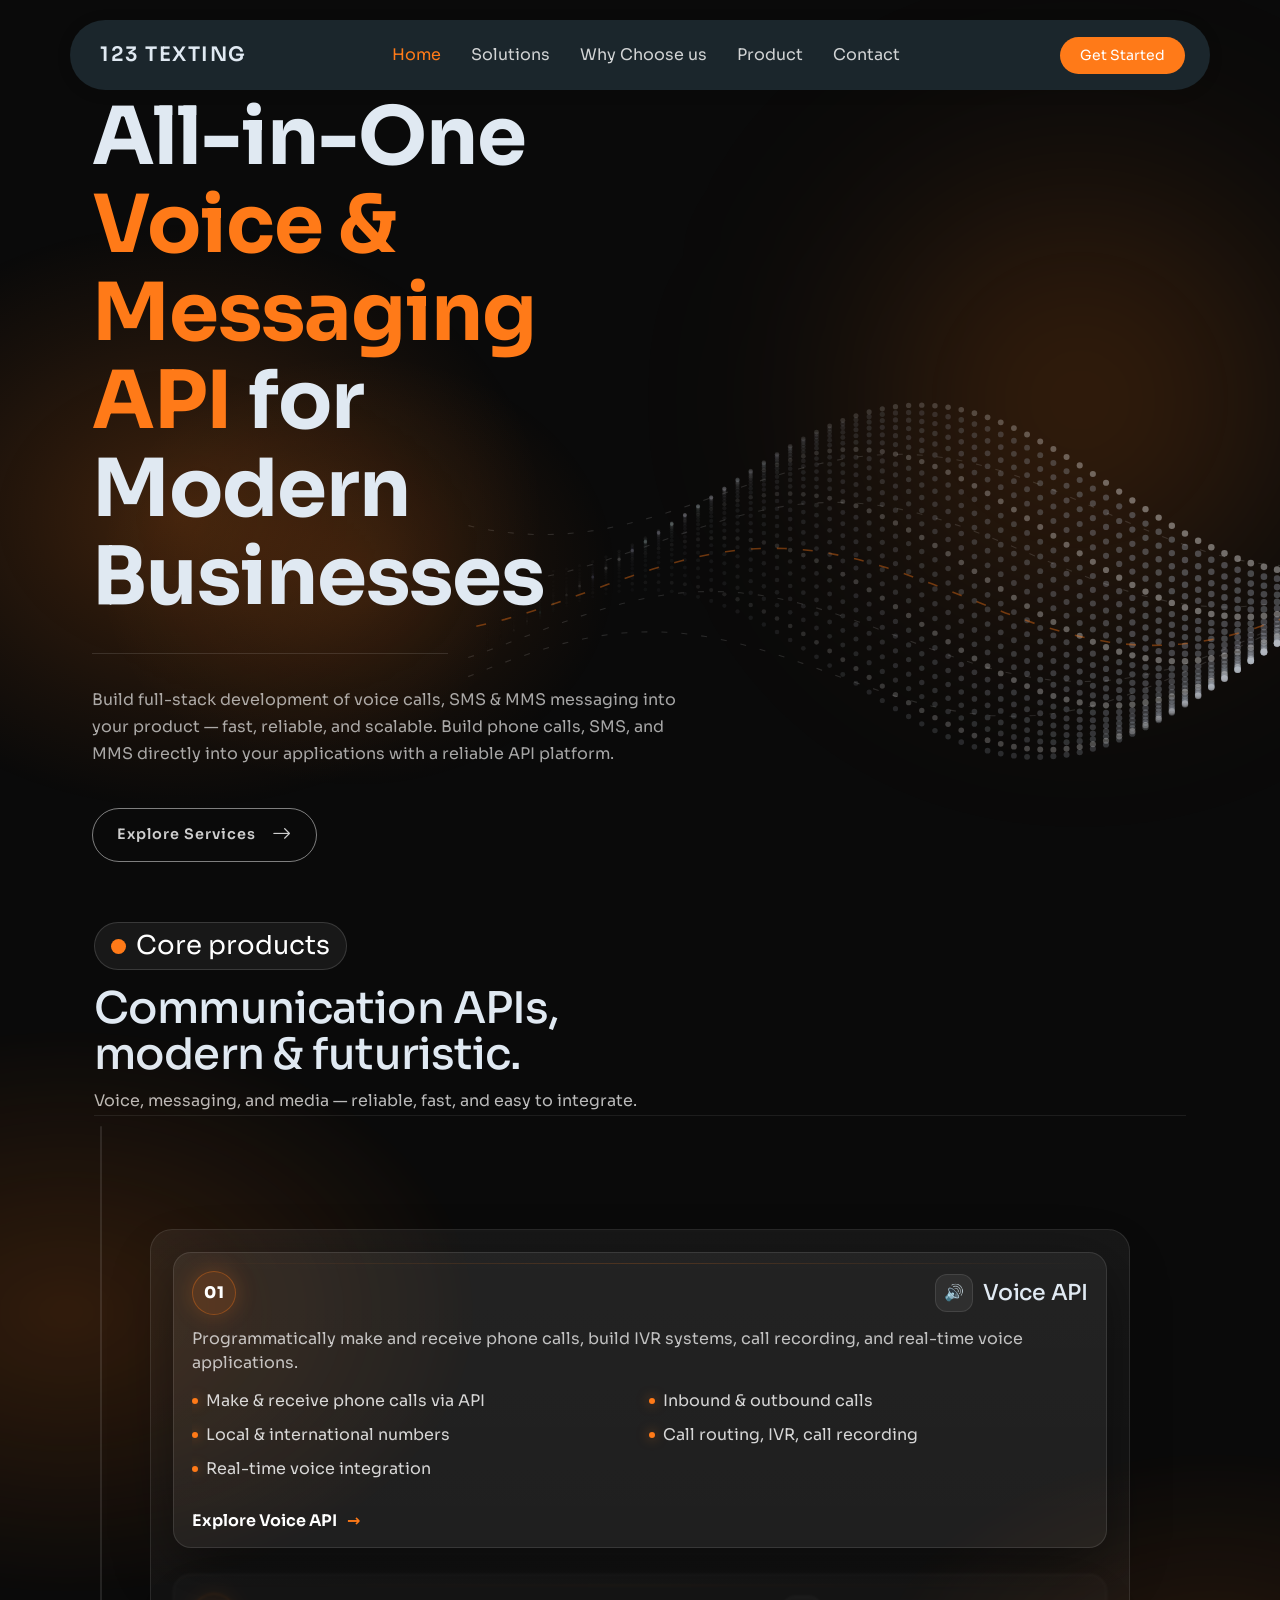
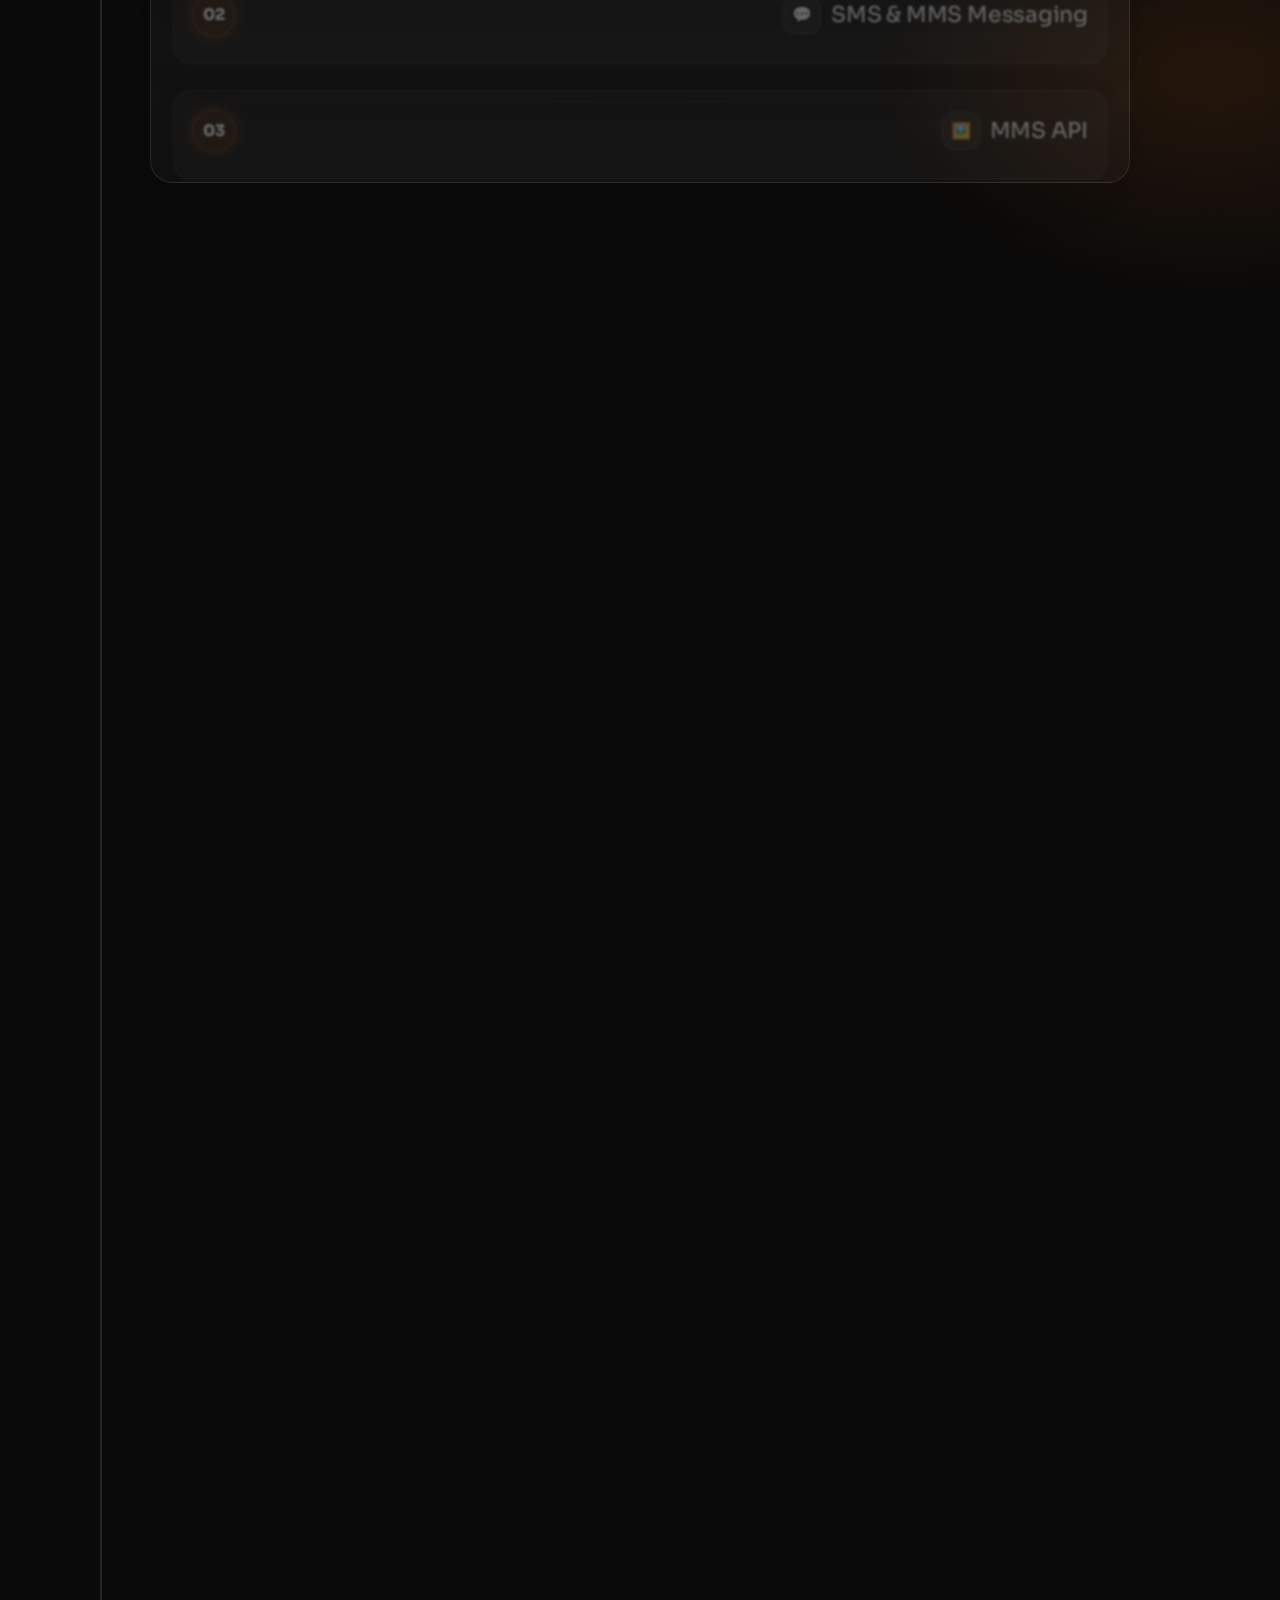
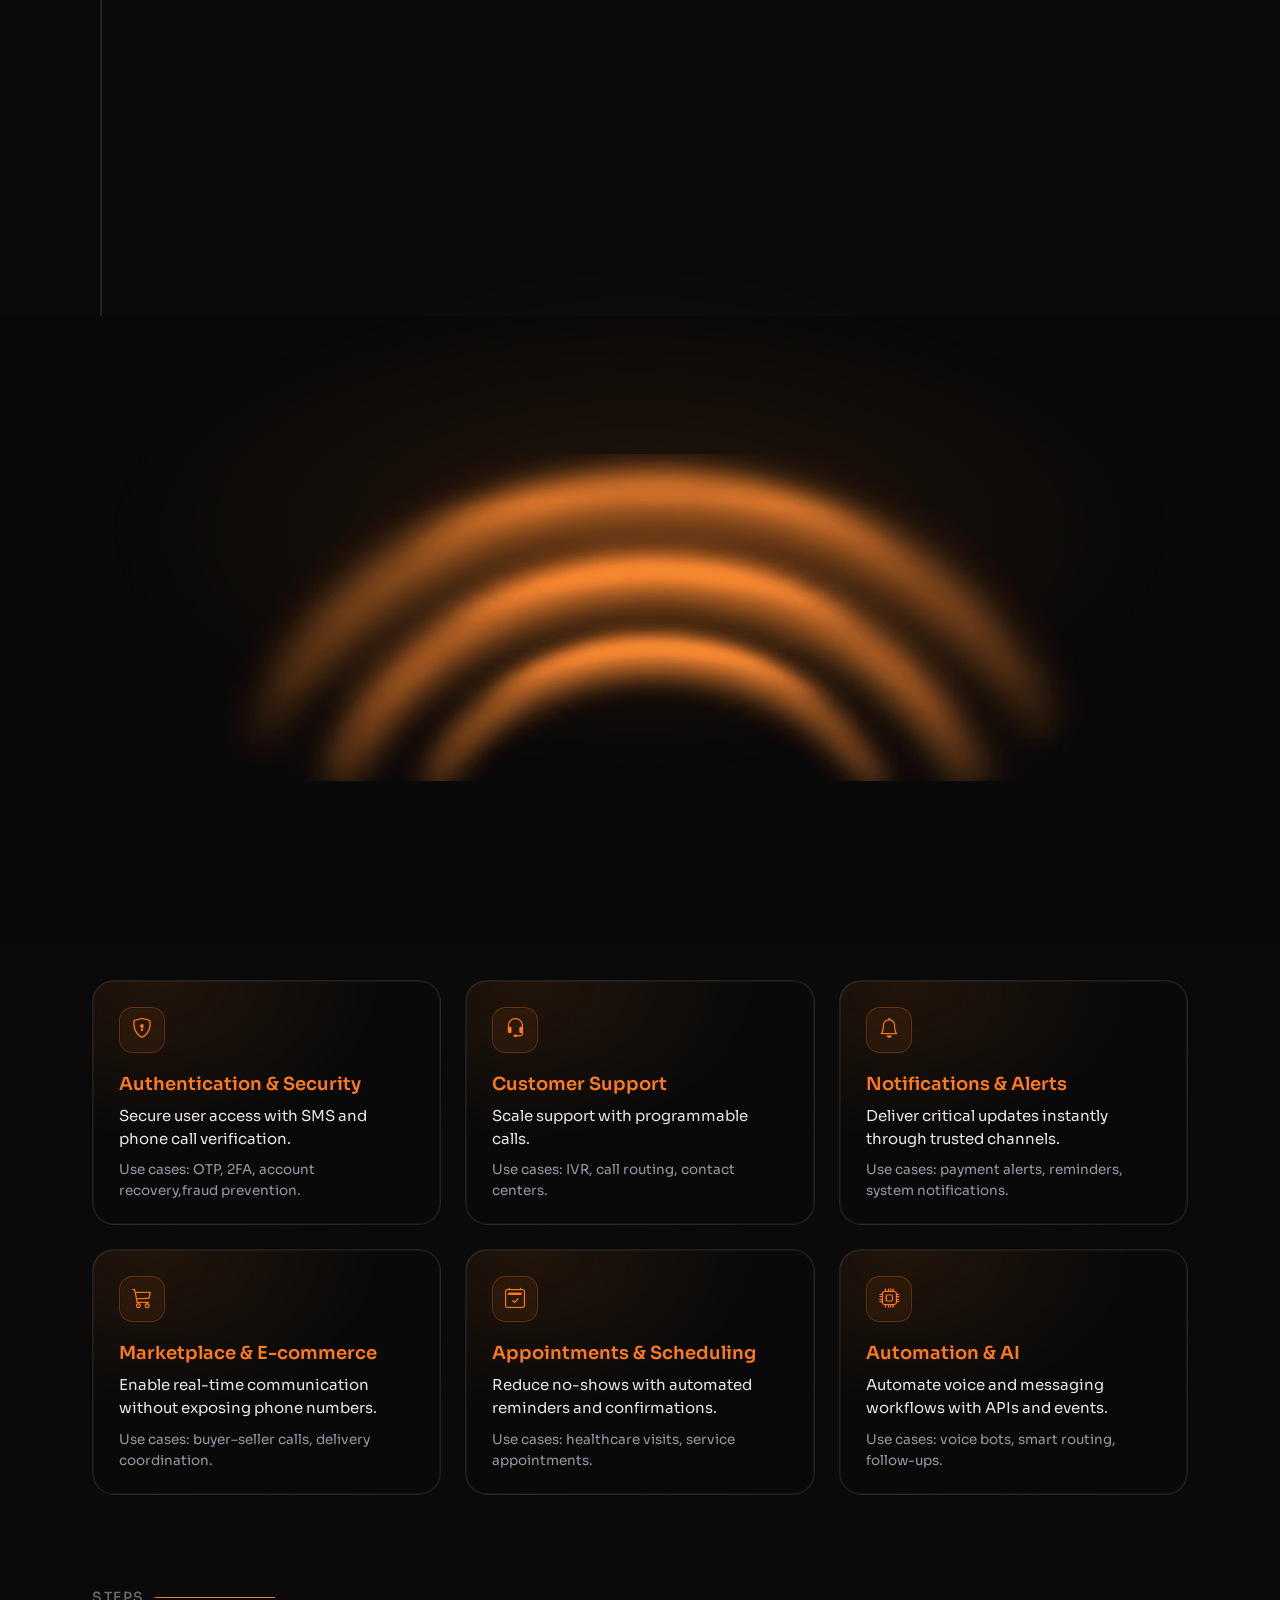
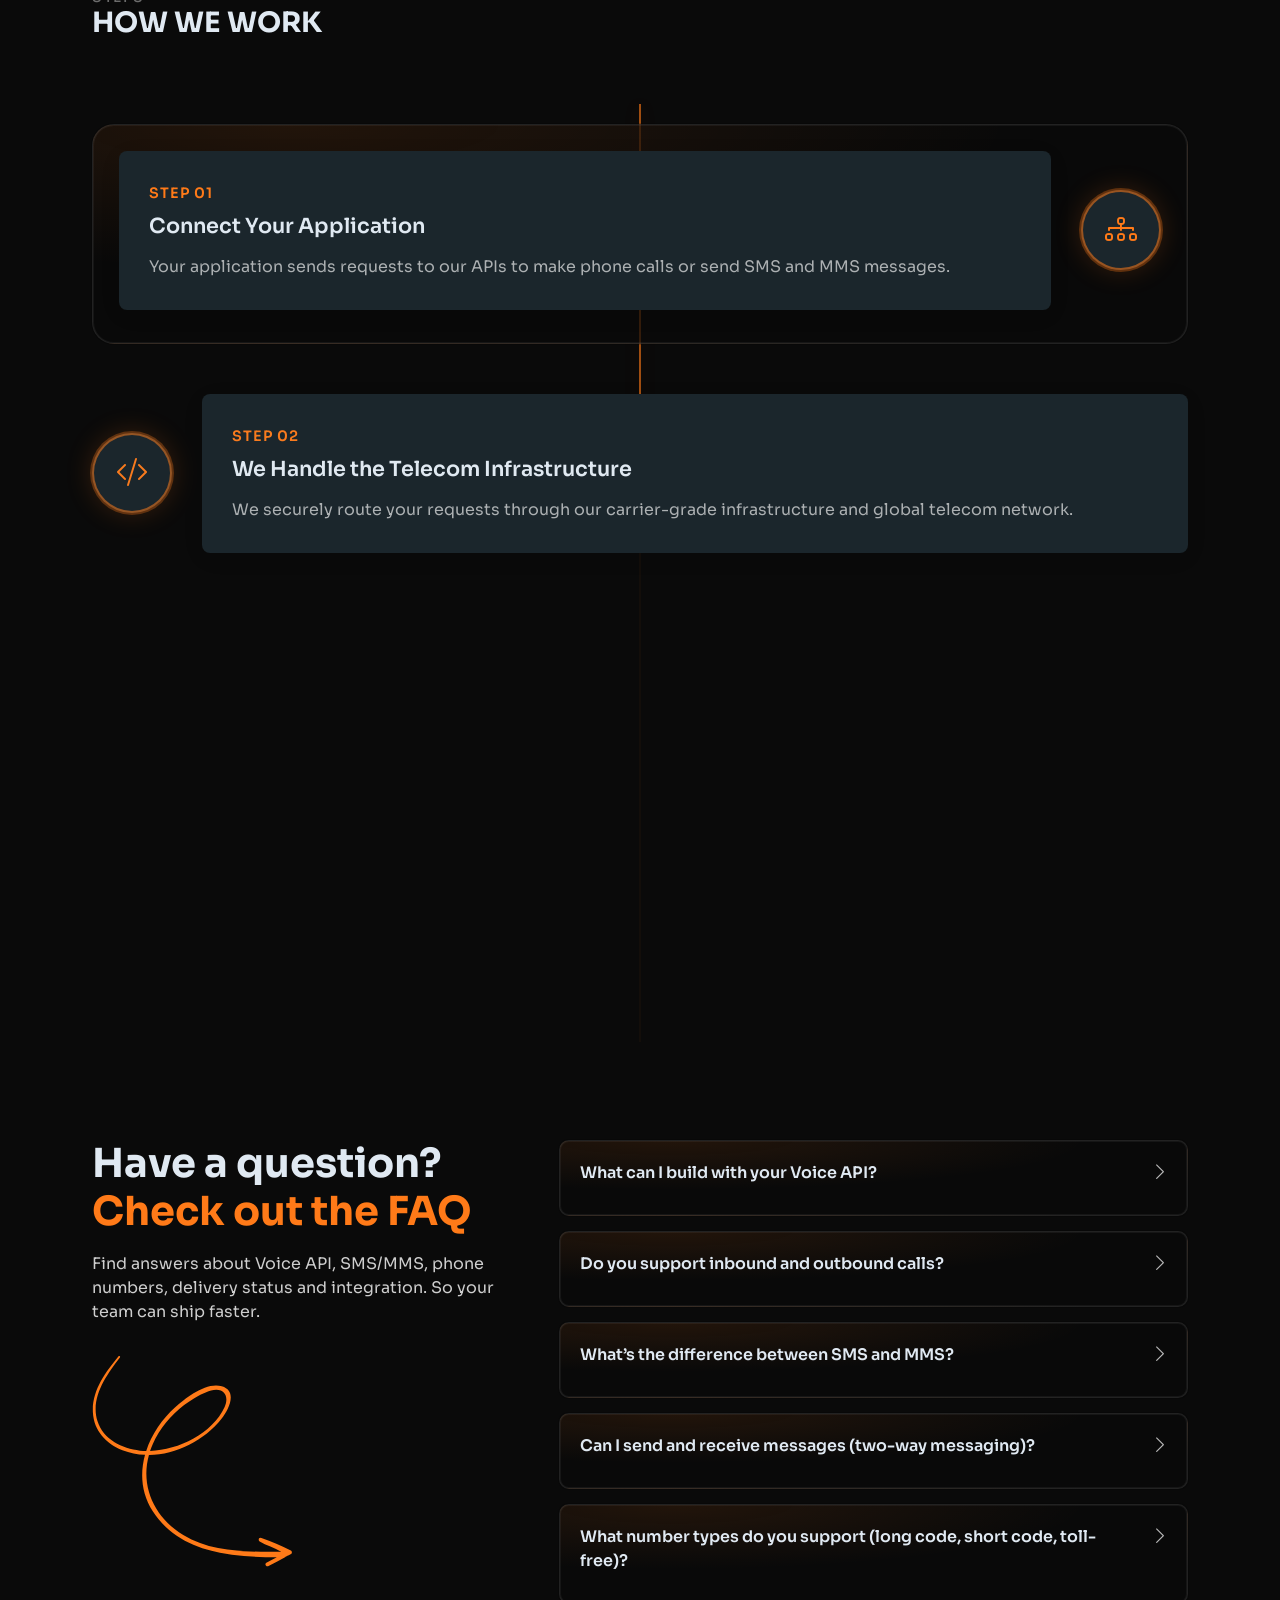
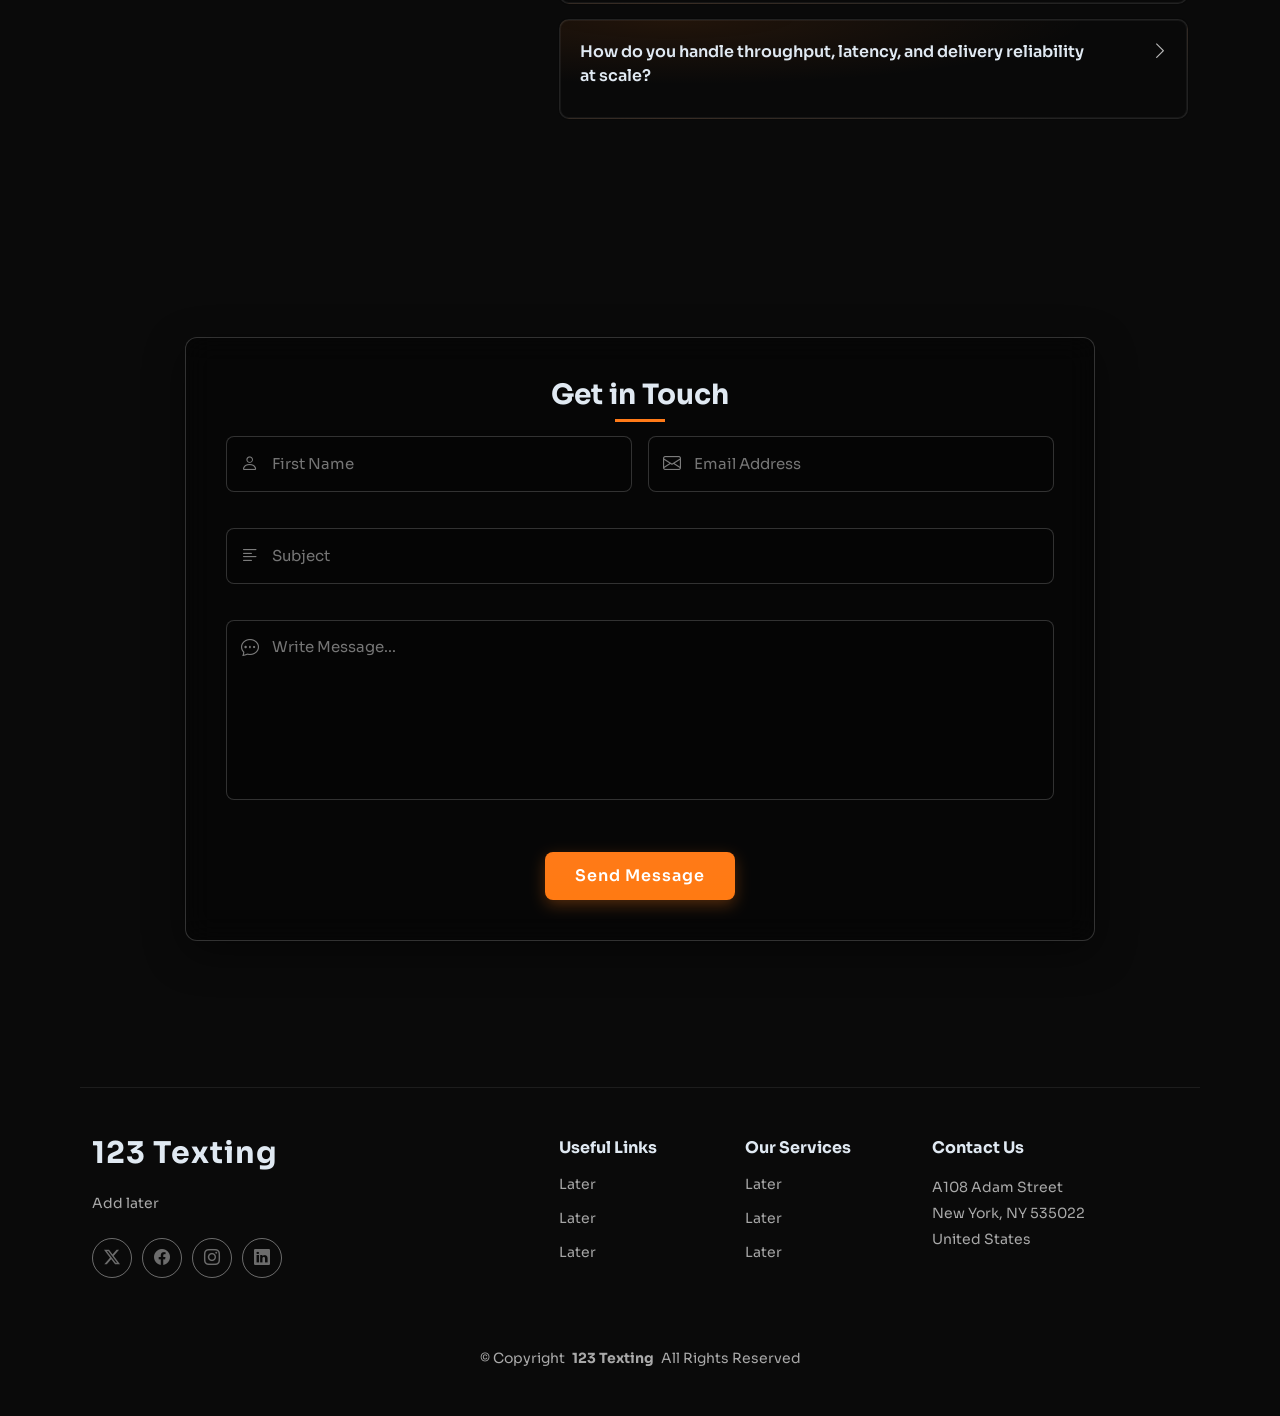
<file: index.html>
<!DOCTYPE html>
<html lang="en">

<head>
<link rel="preconnect" href="https://fonts.googleapis.com">
<link rel="preconnect" href="https://fonts.gstatic.com" crossorigin>
<link href="https://fonts.googleapis.com/css2?family=Sora:wght@400;600;800&display=swap" rel="stylesheet">


  <meta charset="utf-8">
  <meta content="width=device-width, initial-scale=1.0" name="viewport">
  <title>Home - 123 Texting</title>
  <meta name="description" content="">
  <meta name="keywords" content="">

  <!-- Favicons -->
  <link href="assets/img/favicon.png" rel="icon">
  <link href="assets/img/apple-touch-icon.png" rel="apple-touch-icon">

  <!-- Fonts -->
  <link href="https://fonts.googleapis.com" rel="preconnect">
  <link href="https://fonts.gstatic.com" rel="preconnect" crossorigin>
  <link href="https://fonts.googleapis.com/css2?family=Roboto:ital,wght@0,100;0,300;0,400;0,500;0,700;0,900;1,100;1,300;1,400;1,500;1,700;1,900&family=Raleway:ital,wght@0,100;0,200;0,300;0,400;0,500;0,600;0,700;0,800;0,900;1,100;1,200;1,300;1,400;1,500;1,600;1,700;1,800;1,900&family=Nunito+Sans:ital,wght@0,200;0,300;0,400;0,600;0,700;0,800;0,900;1,200;1,300;1,400;1,600;1,700;1,800;1,900&display=swap" rel="stylesheet">

  <!-- Vendor CSS Files -->
  <link href="assets/vendor/bootstrap/css/bootstrap.min.css" rel="stylesheet">
  <link href="assets/vendor/bootstrap-icons/bootstrap-icons.css" rel="stylesheet">
  <link href="assets/vendor/aos/aos.css" rel="stylesheet">
  <link href="assets/vendor/swiper/swiper-bundle.min.css" rel="stylesheet">
  <link href="assets/vendor/glightbox/css/glightbox.min.css" rel="stylesheet">

  <!-- Main CSS File -->
  <link href="assets/css/main.css" rel="stylesheet">
  <style>
  :root{
    --default-font: "Sora", system-ui, -apple-system, "Segoe UI", Roboto, Arial, sans-serif;
    --heading-font: "Sora", system-ui, -apple-system, "Segoe UI", Roboto, Arial, sans-serif;
    --nav-font: "Sora", system-ui, -apple-system, "Segoe UI", Roboto, Arial, sans-serif;
  }
  html, body { font-family: var(--default-font) !important; }
  h1,h2,h3,h4,h5,h6 { font-family: var(--heading-font) !important; }
</style>

</head>

<body class="index-page" style="font-family:'Sora', system-ui, -apple-system, 'Segoe UI', Roboto, Arial, sans-serif;">

  <header id="header" class="header d-flex align-items-center fixed-top">
    <div class="header-container container-fluid container-xl position-relative d-flex align-items-center justify-content-between">

      <a href="#" class="logo d-flex align-items-center me-auto me-xl-0">
        <!-- Uncomment the line below if you also wish to use an image logo -->
        <!-- <img src="assets/img/logo.webp" alt=""> -->
        <h1 class="sitename">123 Texting</h1>
      </a>

      <nav id="navmenu" class="navmenu">
        <ul>
          <li><a href="#hero" class="active">Home</a></li>
          <li><a href="solutions.html">Solutions</a></li>
          <li><a href="whychooseus.html">Why Choose us</a></li>
          <li><a href="products.html">Product</a></li>
          <li><a href="contact.html">Contact</a></li>
        </ul>
        <i class="mobile-nav-toggle d-xl-none bi bi-list"></i>
      </nav>

      <a class="btn-getstarted" href="contact.html">Get Started</a>

    </div>
  </header>

  <main class="main">

   <section id="hero" class="hero section hero-waves-canvas">
      <canvas id="heroWave" aria-hidden="true"></canvas>

<div class="hero-overlay orange-glow" aria-hidden="true"></div>
<div class="hero-overlay hero-orange-dots" aria-hidden="true"></div>
<div class="hero-overlay hero-diagonal" aria-hidden="true"></div>
<div class="hero-overlay hero-orange-dots right" aria-hidden="true"></div>

  <!-- BACKGROUND -->
  <div class="hero-bg" aria-hidden="true">
    <svg class="hero-bg-svg" viewBox="0 0 1200 700" preserveAspectRatio="none">
      <defs>
        <!-- Dots pattern -->
        <pattern id="dotPattern" width="18" height="18" patternUnits="userSpaceOnUse">
          <circle cx="3" cy="3" r="2" fill="rgba(255,255,255,0.55)"/>
        </pattern>

        <!-- MASK: tập trung bên phải + top clear để hợp header -->
      <radialGradient id="maskRight" cx="58%" cy="58%" r="130%">
        <stop offset="0%"  stop-color="white" stop-opacity="1"/>
        <stop offset="78%" stop-color="white" stop-opacity="1"/>
        <stop offset="96%" stop-color="white" stop-opacity="0.35"/>
        <stop offset="100%" stop-color="white" stop-opacity="0"/>
      </radialGradient>

        <linearGradient id="maskTopClear" x1="0" y1="0" x2="0" y2="1">
          <stop offset="0%" stop-color="white" stop-opacity="0"/>
          <stop offset="16%" stop-color="white" stop-opacity="0.10"/>
          <stop offset="28%" stop-color="white" stop-opacity="1"/>
          <stop offset="100%" stop-color="white" stop-opacity="1"/>
        </linearGradient>

   <mask id="fadeMask">
  <rect width="1200" height="700" fill="url(#maskRight)"/>
</mask>

        <!-- Distortion nhẹ -->
        <filter id="flow" x="-20%" y="-20%" width="140%" height="140%">
          <feTurbulence type="fractalNoise" baseFrequency="0.012" numOctaves="2" seed="7" result="noise"/>
          <feDisplacementMap in="SourceGraphic" in2="noise" scale="16" xChannelSelector="R" yChannelSelector="G"/>
        </filter>

        <!-- glow line -->
        <filter id="softGlow" x="-50%" y="-50%" width="200%" height="200%">
          <feGaussianBlur stdDeviation="2.1" result="blur"/>
          <feMerge>
            <feMergeNode in="blur"/>
            <feMergeNode in="SourceGraphic"/>
          </feMerge>
        </filter>

        <!-- gradient line: gray -> white -> orange -->
        <linearGradient id="lineGrad" x1="0%" y1="0%" x2="100%" y2="0%">
          <stop offset="0%" stop-color="#9CA3AF" stop-opacity="0.12"/>
          <stop offset="55%" stop-color="#FFFFFF" stop-opacity="0.55"/>
          <stop offset="100%" stop-color="#FF7A18" stop-opacity="0.85"/>
        </linearGradient>
      </defs>

      <!-- nền -->
      <rect width="1200" height="700" fill="#0A0A0A"/>

      <!-- dots band (sẽ animate bằng CSS theo chiều dọc) -->
      <g mask="url(#fadeMask)" filter="url(#flow)">
<path class="dots-band"
  d="M -380 470
     C 180 320, 650 520, 1040 410
     S 1320 240, 1480 320
     L 1480 780
     L -380 780 Z"
  fill="url(#dotPattern)" opacity="0.70"/>

<!-- DẢI DOTS PHỤ -->
<path class="dots-band dots-band-2"
  d="M -420 545
     C 150 430, 690 640, 1080 520
     S 1340 360, 1520 420
     L 1520 820
     L -420 820 Z"
  fill="url(#dotPattern)" opacity="0.34"/>
      </g>

      <!-- lines -->
      <g class="lines" mask="url(#fadeMask)" filter="url(#softGlow)">
        <path class="line l1" d="M 240 450 C 520 340, 780 520, 1050 410 S 1320 230, 1440 310"/>
        <path class="line l2" d="M 220 490 C 520 395, 820 580, 1100 465 S 1340 280, 1460 350"/>
        <path class="line l3" d="M 200 530 C 520 450, 860 630, 1140 520 S 1360 350, 1480 420"/>
        <path class="line l4" d="M 180 575 C 520 510, 900 680, 1180 565 S 1380 420, 1500 500"/>

        <path class="line accent" d="M 250 505 C 540 415, 820 585, 1120 490 S 1340 315, 1460 392"/>
      </g>
    </svg>
  </div>

 <!-- CONTENT -->
  <div class="container">
    <div class="row">
      <div class="col-lg-7 content-col" data-aos="fade-up">
        <div class="content">
          <div class="main-heading">
            <h1><strong>All-in-One <span style="color:#FF7A18;">Voice & <br> Messaging API</span> for Modern Businesses</strong></h1>
          </div>

          <div class="divider"></div>

          <div class="description">
            <p>
              Build full-stack development of voice calls, SMS & MMS messaging into your product — fast, reliable, and scalable.
              Build phone calls, SMS, and MMS directly into your applications with a reliable API platform.
            </p>
          </div>

          <div class="cta-button">
            <a href="#services" class="btn">
              <span>Explore Services</span>
              <i class="bi bi-arrow-right"></i>
            </a>
          </div>
        </div>
      </div>

</section>

<!-- CORE PRODUCTS (Sticky “stage” + scroll timeline inside section) -->
<section class="core-products" id="core-products">
  <div class="cp-container">
    <header class="cp-header">
      <p class="cp-kicker">Core products</p>
      <h2 class="cp-title">Communication APIs,<br />modern &amp; futuristic.</h2>
      <p class="cp-desc">Voice, messaging, and media — reliable, fast, and easy to integrate.</p>
    </header>

    <div class="cp-stage">
      <div class="cp-rail" aria-hidden="true"><span class="cp-rail-fill"></span></div>

      <!-- sticky “frame” (pin) -->
      <div class="cp-sticky">
        <div class="cp-stack">
          <!-- STEP 1 -->
          <article class="cp-card" id="cp-voice">
            <div class="cp-card-head">
              <div class="cp-badge">01</div>
              <div class="cp-card-titles">
                <div class="cp-icon" aria-hidden="true">🔊</div>
                <h3 class="cp-card-title">Voice API</h3>
              </div>
            </div>

            <div class="cp-body">
              <p class="cp-card-desc">
                Programmatically make and receive phone calls, build IVR systems, call recording,
                and real-time voice applications.
              </p>

              <ul class="cp-bullets">
                <li>Make &amp; receive phone calls via API</li>
                <li>Inbound &amp; outbound calls</li>
                <li>Local &amp; international numbers</li>
                <li>Call routing, IVR, call recording</li>
                <li>Real-time voice integration</li>
              </ul>


              <a class="cp-link" href="#voice-api">Explore Voice API <span>→</span></a>
            </div>
          </article>

          <!-- STEP 2 -->
          <article class="cp-card" id="cp-sms">
            <div class="cp-card-head">
              <div class="cp-badge">02</div>
              <div class="cp-card-titles">
                <div class="cp-icon" aria-hidden="true">💬</div>
                <h3 class="cp-card-title">SMS &amp; MMS Messaging</h3>
              </div>
            </div>

            <div class="cp-body">
              <p class="cp-card-desc">
                Send and receive SMS or MMS messages at scale for notifications, alerts, and customer engagement.
              </p>

              <ul class="cp-bullets">
                <li>One-way and two-way messaging</li>
                <li>SMS and MMS support</li>
                <li>Notifications, alerts, and campaigns</li>
                <li>High throughput and low latency</li>
                <li>Long codes, short codes, and toll-free numbers</li>
              </ul>

              <a class="cp-link" href="#sms-api">Explore Messaging <span>→</span></a>
            </div>
          </article>

          <!-- STEP 3 -->
          <article class="cp-card" id="cp-mms">
            <div class="cp-card-head">
              <div class="cp-badge">03</div>
              <div class="cp-card-titles">
                <div class="cp-icon" aria-hidden="true">🖼️</div>
                <h3 class="cp-card-title">MMS API</h3>
              </div>
            </div>

            <div class="cp-body">
              <p class="cp-card-desc">
                Send brand-rich messages with images &amp; media — designed for two-way conversations.
              </p>

              <ul class="cp-bullets">
                <li>Send messages with images &amp; media</li>
                <li>Brand-rich customer communication</li>
                <li>Two-way messaging support</li>
              </ul>

              <a class="cp-link" href="#mms-api">Explore MMS API <span>→</span></a>
            </div>
          </article>
        </div>
      </div>

      <!-- timeline length (short, “within one frame”) -->
      <div class="cp-scroll-track" aria-hidden="true"></div>
    </div>
  </div>
</section>

 


         <section id="services" class="services section bg-gray-9ca3af">
 <div class="container" data-aos="fade-right" data-aos-delay="100">
    <div class="service-header">
      <div class="row align-items-center">
        <div class="col-lg-8 col-md-12">
          <div class="service-intro">
            <h2 class="service-heading slide-in-left">
              <div style="color: var(--surface-color);">Communication solutions</div>
              <div><span>for real business workflows</span></div>
            </h2>
          </div>
        </div>
      </div>
    </div>
  </div>
</section>

<!-- Services Section -->
    <!-- services.html -->
<section id="solutions" class="solutions section">
  <div class="container" data-aos="fade-up" data-aos-delay="100">

 <div class="row g-4 justify-content-center">

  <!-- 1) Authentication & Security -->
  <div class="col-lg-4 col-md-6">
    <div class="neo-privacy-card">
      <div class="neo-privacy-icon">
        <i class="bi bi-shield-lock"></i>
      </div>

      <div class="neo-privacy-text">
        <div class="neo-privacy-title">Authentication &amp; Security</div>
        <div class="neo-privacy-desc">Secure user access with SMS and phone call verification.</div>
        <div class="neo-privacy-meta">Use cases: OTP, 2FA, account recovery,fraud prevention.</div>
      </div>
    </div>
  </div>

  <!-- 2) Customer Support -->
  <div class="col-lg-4 col-md-6">
    <div class="neo-privacy-card">
      <div class="neo-privacy-icon">
        <i class="bi bi-headset"></i>
      </div>

      <div class="neo-privacy-text">
        <div class="neo-privacy-title">Customer Support</div>
        <div class="neo-privacy-desc">Scale support with programmable calls.</div>
        <div class="neo-privacy-meta">Use cases: IVR, call routing, contact centers.</div>
      </div>
    </div>
  </div>

  <!-- 3) Notifications & Alerts -->
  <div class="col-lg-4 col-md-6">
    <div class="neo-privacy-card">
      <div class="neo-privacy-icon">
        <i class="bi bi-bell"></i>
      </div>

      <div class="neo-privacy-text">
        <div class="neo-privacy-title">Notifications &amp; Alerts</div>
        <div class="neo-privacy-desc">Deliver critical updates instantly through trusted channels.</div>
        <div class="neo-privacy-meta">Use cases: payment alerts, reminders, system notifications.</div>
      </div>
    </div>
  </div>

  <!-- 4) Marketplace & E-commerce -->
  <div class="col-lg-4 col-md-6">
    <div class="neo-privacy-card">
      <div class="neo-privacy-icon">
        <i class="bi bi-cart3"></i>
      </div>

      <div class="neo-privacy-text">
        <div class="neo-privacy-title">Marketplace &amp; E-commerce</div>
        <div class="neo-privacy-desc">Enable real-time communication without exposing phone numbers.</div>
        <div class="neo-privacy-meta">Use cases: buyer–seller calls, delivery coordination.</div>
      </div>
    </div>
  </div>

  <!-- 5) Appointments & Scheduling -->
  <div class="col-lg-4 col-md-6">
    <div class="neo-privacy-card">
      <div class="neo-privacy-icon">
        <i class="bi bi-calendar2-check"></i>
      </div>

      <div class="neo-privacy-text">
        <div class="neo-privacy-title">Appointments &amp; Scheduling</div>
        <div class="neo-privacy-desc">Reduce no-shows with automated reminders and confirmations.</div>
        <div class="neo-privacy-meta">Use cases: healthcare visits, service appointments.</div>
      </div>
    </div>
  </div>

  <!-- 6) Automation & AI -->
  <div class="col-lg-4 col-md-6">
    <div class="neo-privacy-card">
      <div class="neo-privacy-icon">
        <i class="bi bi-cpu"></i>
      </div>

      <div class="neo-privacy-text">
        <div class="neo-privacy-title">Automation &amp; AI</div>
        <div class="neo-privacy-desc">Automate voice and messaging workflows with APIs and events.</div>
        <div class="neo-privacy-meta">Use cases: voice bots, smart routing, follow-ups.</div>
      </div>
    </div>
  </div>
  </div>
</div>
</section>

<!-- Steps Section -->
    <section id="steps" class="steps section">

      <!-- Section Title -->
      <div class="container section-title" data-aos="fade-up">
        <h2>Steps</h2>
        <div><span>How we</span> <span class="description-title">Work</span></div>
      </div><!-- End Section Title -->

      <div class="container" data-aos="fade-up" data-aos-delay="100">

        <div class="steps-wrapper">
            <div class="steps-line-fill"></div>

          <div class="step-item neo-privacy-card" data-aos="fade-right" data-aos-delay="200">
            <div class="step-content">
              <div class="step-icon">
                <i class="bi bi-diagram-3"></i>
              </div>
              <div class="step-info">
                <span class="step-number">Step 01</span>
                <h3>Connect Your Application</h3>
                <p>Your application sends requests to our APIs to make phone calls or send SMS and MMS messages.</p>
              </div>
            </div>
          </div><!-- End Step Item -->

          <div class="step-item" data-aos="fade-left" data-aos-delay="300">
            <div class="step-content">
              <div class="step-icon">
                <i class="bi bi-code-slash"></i>
              </div>
              <div class="step-info">
                <span class="step-number">Step 02</span>
                <h3>We Handle the Telecom Infrastructure</h3>
                <p>We securely route your requests through our carrier-grade infrastructure and global telecom network.</p>
              </div>
            </div>
          </div><!-- End Step Item -->

          <div class="step-item" data-aos="fade-right" data-aos-delay="400">
            <div class="step-content">
              <div class="step-icon">
                <i class="bi bi-cloud-arrow-up"></i>
              </div>
              <div class="step-info">
                <span class="step-number">Step 03</span>
                <h3>Reach Your Users Instantly</h3>
                <p>Your customers receive phone calls, SMS, or MMS messages on their devices just like any traditional communication.</p>
              </div>
            </div>
          </div><!-- End Step Item -->

          <div class="step-item" data-aos="fade-left" data-aos-delay="500">
            <div class="step-content">
              <div class="step-icon">
                <i class="bi bi-check2-circle"></i>
              </div>
              <div class="step-info">
                <span class="step-number">Step 04</span>
                <h3>Launch &amp; Support</h3>
                <p>Ensuring smooth deployment and providing ongoing support for implemented solutions. We monitor performance and make necessary adjustments for optimal results.</p>
              </div>
            </div>
          </div><!-- End Step Item -->

        </div>

      </div>

    </section><!-- /Steps Section -->

   
    <!-- Faq Section -->
    <section class="faq-9 faq section" id="faq">

      <div class="container">
        <div class="row">

          <div class="col-lg-5" data-aos="fade-up">
   <h2 class="faq-title">
  Have a question?<br>
  <span style="color:#FF7A18;">Check out the FAQ</span>
</h2>
            <p class="faq-description">Find answers about Voice API, SMS/MMS, phone numbers, delivery status and integration. So your team can ship faster.</p>
            <div class="faq-arrow d-none d-lg-block" data-aos="fade-up" data-aos-delay="200">
              <svg class="faq-arrow" width="200" height="211" viewBox="0 0 200 211" fill="none" xmlns="http://www.w3.org/2000/svg">
                <path d="M198.804 194.488C189.279 189.596 179.529 185.52 169.407 182.07L169.384 182.049C169.227 181.994 169.07 181.939 168.912 181.884C166.669 181.139 165.906 184.546 167.669 185.615C174.053 189.473 182.761 191.837 189.146 195.695C156.603 195.912 119.781 196.591 91.266 179.049C62.5221 161.368 48.1094 130.695 56.934 98.891C84.5539 98.7247 112.556 84.0176 129.508 62.667C136.396 53.9724 146.193 35.1448 129.773 30.2717C114.292 25.6624 93.7109 41.8875 83.1971 51.3147C70.1109 63.039 59.63 78.433 54.2039 95.0087C52.1221 94.9842 50.0776 94.8683 48.0703 94.6608C30.1803 92.8027 11.2197 83.6338 5.44902 65.1074C-1.88449 41.5699 14.4994 19.0183 27.9202 1.56641C28.6411 0.625793 27.2862 -0.561638 26.5419 0.358501C13.4588 16.4098 -0.221091 34.5242 0.896608 56.5659C1.8218 74.6941 14.221 87.9401 30.4121 94.2058C37.7076 97.0203 45.3454 98.5003 53.0334 98.8449C47.8679 117.532 49.2961 137.487 60.7729 155.283C87.7615 197.081 139.616 201.147 184.786 201.155L174.332 206.827C172.119 208.033 174.345 211.287 176.537 210.105C182.06 207.125 187.582 204.122 193.084 201.144C193.346 201.147 195.161 199.887 195.423 199.868C197.08 198.548 193.084 201.144 195.528 199.81C196.688 199.192 197.846 198.552 199.006 197.935C200.397 197.167 200.007 195.087 198.804 194.488ZM60.8213 88.0427C67.6894 72.648 78.8538 59.1566 92.1207 49.0388C98.8475 43.9065 106.334 39.2953 114.188 36.1439C117.295 34.8947 120.798 33.6609 124.168 33.635C134.365 33.5511 136.354 42.9911 132.638 51.031C120.47 77.4222 86.8639 93.9837 58.0983 94.9666C58.8971 92.6666 59.783 90.3603 60.8213 88.0427Z" fill="currentColor"></path>
              </svg>
            </div>
          </div>

          <div class="col-lg-7" data-aos="fade-up" data-aos-delay="300">
            <div class="faq-container">

              <div class="faq-item neo-privacy-card">
                <h3>What can I build with your Voice API?</h3>
                <div class="faq-content">
                  <p>With our Voice API, you can programmatically make and receive phone calls, create IVR menus, route calls to teams, record calls, and power real-time voice workflows. Common use cases include customer support lines, call centers, OTP verification calls, and outbound sales calls.</p>
                </div>
                <i class="faq-toggle bi bi-chevron-right"></i>
              </div><!-- End Faq item-->

              <div class="faq-item neo-privacy-card">
                <h3>Do you support inbound and outbound calls?</h3>
                <div class="faq-content">
                  <p>Yes. We support both inbound and outbound calling via API. You can purchase local or international numbers, receive inbound calls, initiate outbound calls, and apply routing rules.</p>
                </div>
                <i class="faq-toggle bi bi-chevron-right"></i>
              </div><!-- End Faq item-->

              <div class="faq-item neo-privacy-card">
                <h3>What’s the difference between SMS and MMS?</h3>
                <div class="faq-content">
                  <p>SMS is text-only messaging, ideal for OTPs, alerts, and notifications. MMS lets you send media—like images and rich content—great for promotions, product photos, and brand-forward customer communication. Both can support two-way messaging depending on your workflow.</p>
                </div>
                <i class="faq-toggle bi bi-chevron-right"></i>
              </div><!-- End Faq item-->

              <div class="faq-item neo-privacy-card">
                <h3>Can I send and receive messages (two-way messaging)?</h3>
                <div class="faq-content">
                  <p>Yes. Our messaging APIs support one-way and two-way workflows. We enable you to receive replies, process inbound messages via webhooks, and build conversational experiences for customer support, order updates, and engagement campaigns.</p>
                </div>
                <i class="faq-toggle bi bi-chevron-right"></i>
              </div><!-- End Faq item-->

              <div class="faq-item neo-privacy-card">
                <h3>What number types do you support (long code, short code, toll-free)?</h3>
                <div class="faq-content">
                  <p>We support long codes, short codes, and toll-free numbers (availability depends on country/region). We’ll recommend the best option based on your use case—OTP, marketing campaigns, support messaging, or high-volume notifications.</p>
                </div>
                <i class="faq-toggle bi bi-chevron-right"></i>
              </div><!-- End Faq item-->

              <div class="faq-item neo-privacy-card">
                <h3>How do you handle throughput, latency, and delivery reliability at scale?</h3>
                <div class="faq-content">
                  <p>Our platform is designed for high throughput and low latency. We provide delivery and call status tracking through logs and real-time webhooks, so your team can see what happened (queued → sent → delivered/failed) and troubleshoot quickly.</p>
                </div>
                <i class="faq-toggle bi bi-chevron-right"></i>
              </div><!-- End Faq item-->

            </div>
          </div>

        </div>
      </div>
    </section><!-- /Faq Section -->

    <!-- Contact Section -->
    <section id="contact" class="contact section">

      <!-- Contact Form Section (Overlapping) -->
      <div class="container form-container-overlap">
        <div class="row justify-content-center" data-aos="fade-up" data-aos-delay="300">
          <div class="col-lg-10">
            <div class="contact-form-wrapper glow-orange">
              <h2 class="text-center mb-4">Get in Touch</h2>
              <form action="forms/contact.php" method="post" class="php-email-form">
                <div class="row g-3">
                  <div class="col-md-6">
                    <div class="form-group">
                      <div class="input-with-icon">
                        <i class="bi bi-person"></i>
                        <input type="text" class="form-control" name="name" placeholder="First Name" required="">
                      </div>
                    </div>
                  </div>

                  <div class="col-md-6">
                    <div class="form-group">
                      <div class="input-with-icon">
                        <i class="bi bi-envelope"></i>
                        <input type="email" class="form-control" name="email" placeholder="Email Address" required="">
                      </div>
                    </div>
                  </div>

                  <div class="col-md-12">
                    <div class="form-group">
                      <div class="input-with-icon">
                        <i class="bi bi-text-left"></i>
                        <input type="text" class="form-control" name="subject" placeholder="Subject" required="">
                      </div>
                    </div>
                  </div>

                  <div class="col-12">
                    <div class="form-group">
                      <div class="input-with-icon">
                        <i class="bi bi-chat-dots message-icon"></i>
                        <textarea class="form-control" name="message" placeholder="Write Message..." style="height: 180px" required=""></textarea>
                      </div>
                    </div>
                  </div>

                  <div class="col-12">
                    <div class="loading">Loading</div>
                    <div class="error-message"></div>
                    <div class="sent-message">Your message has been sent. Thank you!</div>
                  </div>

                  <div class="col-12 text-center">
                    <button type="submit" class="btn btn-primary btn-submit">Send Message</button>
                  </div>
                </div>
              </form>
            </div>
          </div>
        </div>

      </div>

    </section><!-- /Contact Section -->

  </main>

  <footer id="footer" class="footer">

    <div class="container footer-top">
      <div class="row gy-4">
        <div class="col-lg-5 col-md-12 footer-about">
          <a href="index.html" class="logo d-flex align-items-center">
            <span class="sitename">123 Texting</span>
          </a>
          <p>Add later</p>
          <div class="social-links d-flex mt-4">
            <a href=""><i class="bi bi-twitter-x"></i></a>
            <a href=""><i class="bi bi-facebook"></i></a>
            <a href=""><i class="bi bi-instagram"></i></a>
            <a href=""><i class="bi bi-linkedin"></i></a>
          </div>
        </div>

        <div class="col-lg-2 col-6 footer-links">
          <h4>Useful Links</h4>
          <ul>
            <li><a href="#">Later</a></li>
            <li><a href="#">Later</a></li>
            <li><a href="#">Later</a></li>
          </ul>
        </div>

        <div class="col-lg-2 col-6 footer-links">
          <h4>Our Services</h4>
          <ul>
            <li><a href="#">Later</a></li>
            <li><a href="#">Later</a></li>
            <li><a href="#">Later</a></li>
          </ul>
        </div>

        <div class="col-lg-3 col-md-12 footer-contact text-center text-md-start">
          <h4>Contact Us</h4>
          <p>A108 Adam Street</p>
          <p>New York, NY 535022</p>
          <p>United States</p>
        </div>

      </div>
    </div>

    <div class="container copyright text-center mt-4">
      <p>© <span>Copyright</span> <strong class="px-1 sitename">123 Texting</strong> <span>All Rights Reserved</span></p>
    </div>

  </footer>

  <!-- Scroll Top -->
  <a href="#" id="scroll-top" class="scroll-top d-flex align-items-center justify-content-center"><i class="bi bi-arrow-up-short"></i></a>

  <!-- Preloader -->
  <div id="preloader"></div>

  <!-- Vendor JS Files -->
  <script src="assets/vendor/bootstrap/js/bootstrap.bundle.min.js"></script>
  <script src="assets/vendor/php-email-form/validate.js"></script>
  <script src="assets/vendor/aos/aos.js"></script>
  <script src="assets/vendor/swiper/swiper-bundle.min.js"></script>
  <script src="assets/vendor/glightbox/js/glightbox.min.js"></script>
  <script src="assets/vendor/imagesloaded/imagesloaded.pkgd.min.js"></script>
  <script src="assets/vendor/isotope-layout/isotope.pkgd.min.js"></script>

  <!-- Main JS File -->
  <script src="assets/js/main.js"></script>

</body>

</html>
</file>
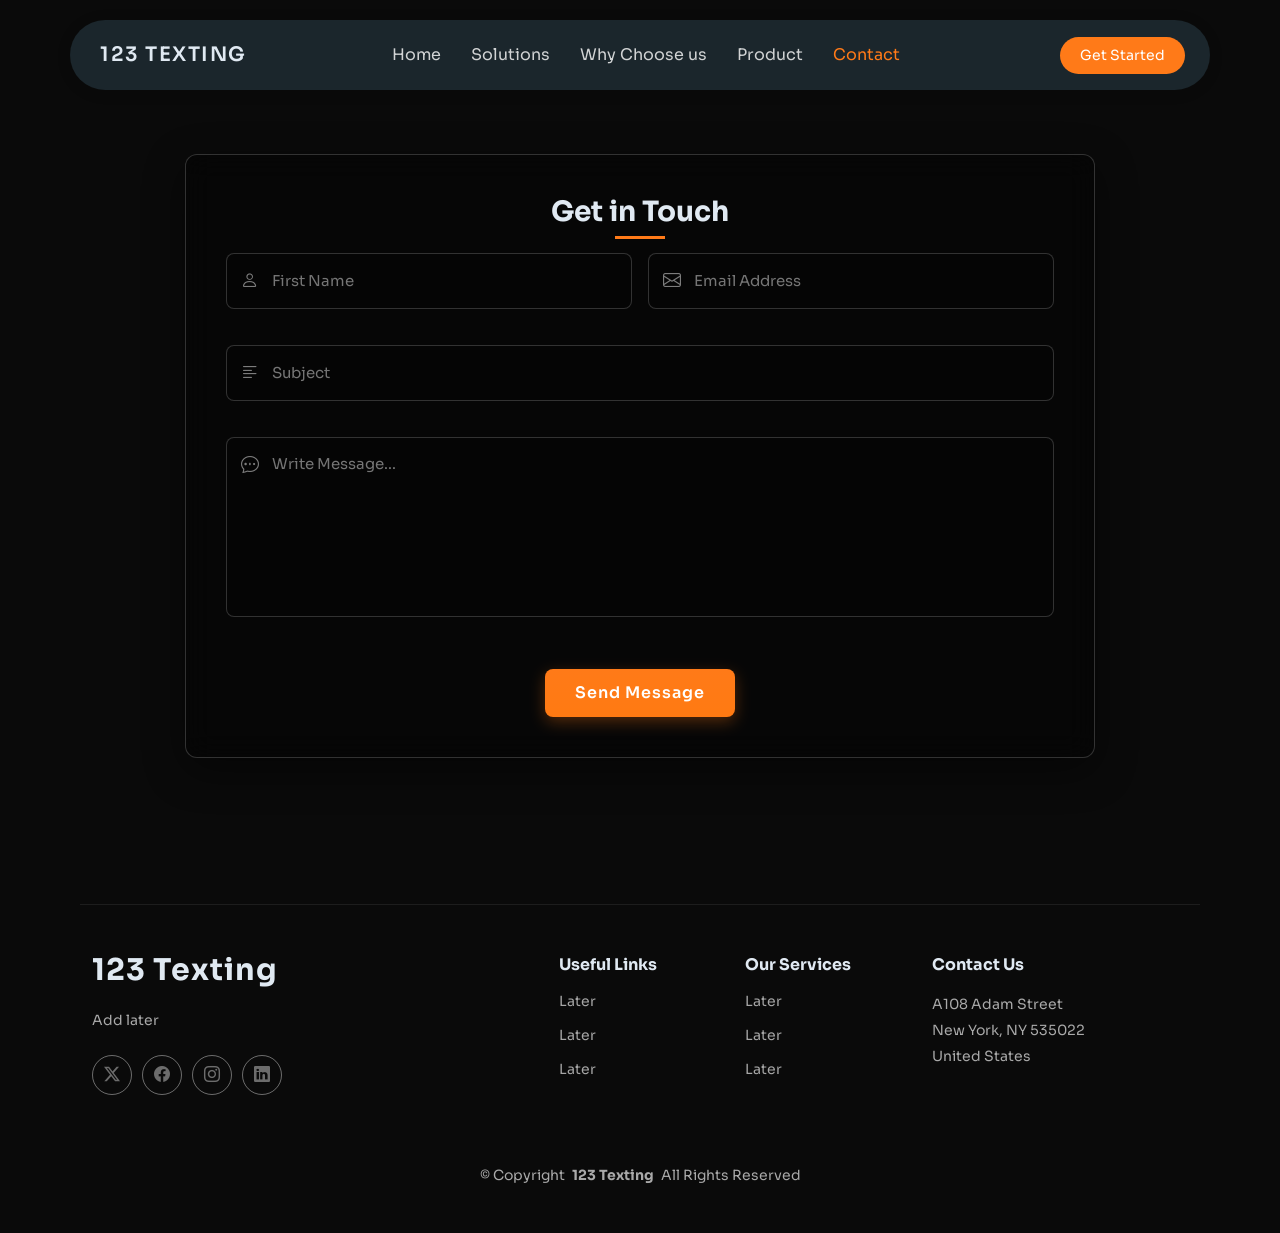
<file: contact.html>
<!DOCTYPE html>
<html lang="en">

<head>
<link rel="preconnect" href="https://fonts.googleapis.com">
<link rel="preconnect" href="https://fonts.gstatic.com" crossorigin>
<link href="https://fonts.googleapis.com/css2?family=Sora:wght@400;600;800&display=swap" rel="stylesheet">


  <meta charset="utf-8">
  <meta content="width=device-width, initial-scale=1.0" name="viewport">
  <title>Contact - 123 Texting</title>
  <meta name="description" content="">
  <meta name="keywords" content="">

  <!-- Favicons -->
  <link href="assets/img/favicon.png" rel="icon">
  <link href="assets/img/apple-touch-icon.png" rel="apple-touch-icon">

  <!-- Fonts -->
  <link href="https://fonts.googleapis.com" rel="preconnect">
  <link href="https://fonts.gstatic.com" rel="preconnect" crossorigin>
  <link href="https://fonts.googleapis.com/css2?family=Roboto:ital,wght@0,100;0,300;0,400;0,500;0,700;0,900;1,100;1,300;1,400;1,500;1,700;1,900&family=Raleway:ital,wght@0,100;0,200;0,300;0,400;0,500;0,600;0,700;0,800;0,900;1,100;1,200;1,300;1,400;1,500;1,600;1,700;1,800;1,900&family=Nunito+Sans:ital,wght@0,200;0,300;0,400;0,600;0,700;0,800;0,900;1,200;1,300;1,400;1,600;1,700;1,800;1,900&display=swap" rel="stylesheet">

  <!-- Vendor CSS Files -->
  <link href="assets/vendor/bootstrap/css/bootstrap.min.css" rel="stylesheet">
  <link href="assets/vendor/bootstrap-icons/bootstrap-icons.css" rel="stylesheet">
  <link href="assets/vendor/aos/aos.css" rel="stylesheet">
  <link href="assets/vendor/swiper/swiper-bundle.min.css" rel="stylesheet">
  <link href="assets/vendor/glightbox/css/glightbox.min.css" rel="stylesheet">

  <!-- Main CSS File -->
  <link href="assets/css/main.css" rel="stylesheet">
  <style>
  :root{
    --default-font: "Sora", system-ui, -apple-system, "Segoe UI", Roboto, Arial, sans-serif;
    --heading-font: "Sora", system-ui, -apple-system, "Segoe UI", Roboto, Arial, sans-serif;
    --nav-font: "Sora", system-ui, -apple-system, "Segoe UI", Roboto, Arial, sans-serif;
  }
  html, body { font-family: var(--default-font) !important; }
  h1,h2,h3,h4,h5,h6 { font-family: var(--heading-font) !important; }
</style>

</head>

<body class="index-page">

  <header id="header" class="header d-flex align-items-center fixed-top">
    <div class="header-container container-fluid container-xl position-relative d-flex align-items-center justify-content-between">

      <a href="index.html" class="logo d-flex align-items-center me-auto me-xl-0">
        <!-- Uncomment the line below if you also wish to use an image logo -->
        <!-- <img src="assets/img/logo.webp" alt=""> -->
        <h1 class="sitename">123 Texting</h1>
      </a>

      <nav id="navmenu" class="navmenu">
        <ul>
          <li><a href="index.html">Home</a></li>
          <li><a href="#">Solutions</a></li>
          <li><a href="whychooseus.html">Why Choose us</a></li>
        <li><a href="#">Product</a></li>
          <li><a href="contact.html" class="active">Contact</a></li>
        </ul>
        <i class="mobile-nav-toggle d-xl-none bi bi-list"></i>
      </nav>

      <a class="btn-getstarted" href="contact.html">Get Started</a>

    </div>
  </header>

  <main class="main">

    <!-- Contact Section -->
    <section id="contact" class="contact section">

      <div class="container" data-aos="fade-up" data-aos-delay="100">

      </div>

      <!-- Contact Form Section (Overlapping) -->
      <div class="container form-container-overlap">
        <div class="row justify-content-center" data-aos="fade-up" data-aos-delay="300">
          <div class="col-lg-10">
            <div class="contact-form-wrapper">
              <h2 class="text-center mb-4">Get in Touch</h2>

              <form action="forms/contact.php" method="post" class="php-email-form">
                <div class="row g-3">
                  <div class="col-md-6">
                    <div class="form-group">
                      <div class="input-with-icon">
                        <i class="bi bi-person"></i>
                        <input type="text" class="form-control" name="name" placeholder="First Name" required="">
                      </div>
                    </div>
                  </div>

                  <div class="col-md-6">
                    <div class="form-group">
                      <div class="input-with-icon">
                        <i class="bi bi-envelope"></i>
                        <input type="email" class="form-control" name="email" placeholder="Email Address" required="">
                      </div>
                    </div>
                  </div>

                  <div class="col-md-12">
                    <div class="form-group">
                      <div class="input-with-icon">
                        <i class="bi bi-text-left"></i>
                        <input type="text" class="form-control" name="subject" placeholder="Subject" required="">
                      </div>
                    </div>
                  </div>

                  <div class="col-12">
                    <div class="form-group">
                      <div class="input-with-icon">
                        <i class="bi bi-chat-dots message-icon"></i>
                        <textarea class="form-control" name="message" placeholder="Write Message..." style="height: 180px" required=""></textarea>
                      </div>
                    </div>
                  </div>

                  <div class="col-12">
                    <div class="loading">Loading</div>
                    <div class="error-message"></div>
                    <div class="sent-message">Your message has been sent. Thank you!</div>
                  </div>

                  <div class="col-12 text-center">
                    <button type="submit" class="btn btn-primary btn-submit">Send Message</button>
                  </div>
                </div>
              </form>
            </div>
          </div>
        </div>

      </div>

    </section><!-- /Contact Section -->

  </main>

  <footer id="footer" class="footer">

    <div class="container footer-top">
      <div class="row gy-4">
        <div class="col-lg-5 col-md-12 footer-about">
          <a href="index.html" class="logo d-flex align-items-center">
            <span class="sitename">123 Texting</span>
          </a>
          <p>Add later</p>
          <div class="social-links d-flex mt-4">
            <a href=""><i class="bi bi-twitter-x"></i></a>
            <a href=""><i class="bi bi-facebook"></i></a>
            <a href=""><i class="bi bi-instagram"></i></a>
            <a href=""><i class="bi bi-linkedin"></i></a>
          </div>
        </div>

        <div class="col-lg-2 col-6 footer-links">
          <h4>Useful Links</h4>
          <ul>
            <li><a href="#">Later</a></li>
            <li><a href="#">Later</a></li>
            <li><a href="#">Later</a></li>
          </ul>
        </div>

        <div class="col-lg-2 col-6 footer-links">
          <h4>Our Services</h4>
          <ul>
            <li><a href="#">Later</a></li>
            <li><a href="#">Later</a></li>
            <li><a href="#">Later</a></li>
          </ul>
        </div>

        <div class="col-lg-3 col-md-12 footer-contact text-center text-md-start">
          <h4>Contact Us</h4>
          <p>A108 Adam Street</p>
          <p>New York, NY 535022</p>
          <p>United States</p>
        </div>

      </div>
    </div>

    <div class="container copyright text-center mt-4">
      <p>© <span>Copyright</span> <strong class="px-1 sitename">123 Texting</strong> <span>All Rights Reserved</span></p>
    </div>

  </footer>

  <!-- Scroll Top -->
  <a href="#" id="scroll-top" class="scroll-top d-flex align-items-center justify-content-center"><i class="bi bi-arrow-up-short"></i></a>

  <!-- Preloader -->
  <div id="preloader"></div>

  <!-- Vendor JS Files -->
  <script src="assets/vendor/bootstrap/js/bootstrap.bundle.min.js"></script>
  <script src="assets/vendor/php-email-form/validate.js"></script>
  <script src="assets/vendor/aos/aos.js"></script>
  <script src="assets/vendor/swiper/swiper-bundle.min.js"></script>
  <script src="assets/vendor/glightbox/js/glightbox.min.js"></script>
  <script src="assets/vendor/imagesloaded/imagesloaded.pkgd.min.js"></script>
  <script src="assets/vendor/isotope-layout/isotope.pkgd.min.js"></script>

  <!-- Main JS File -->
  <script src="assets/js/main.js"></script>

</body>

</html>
</file>
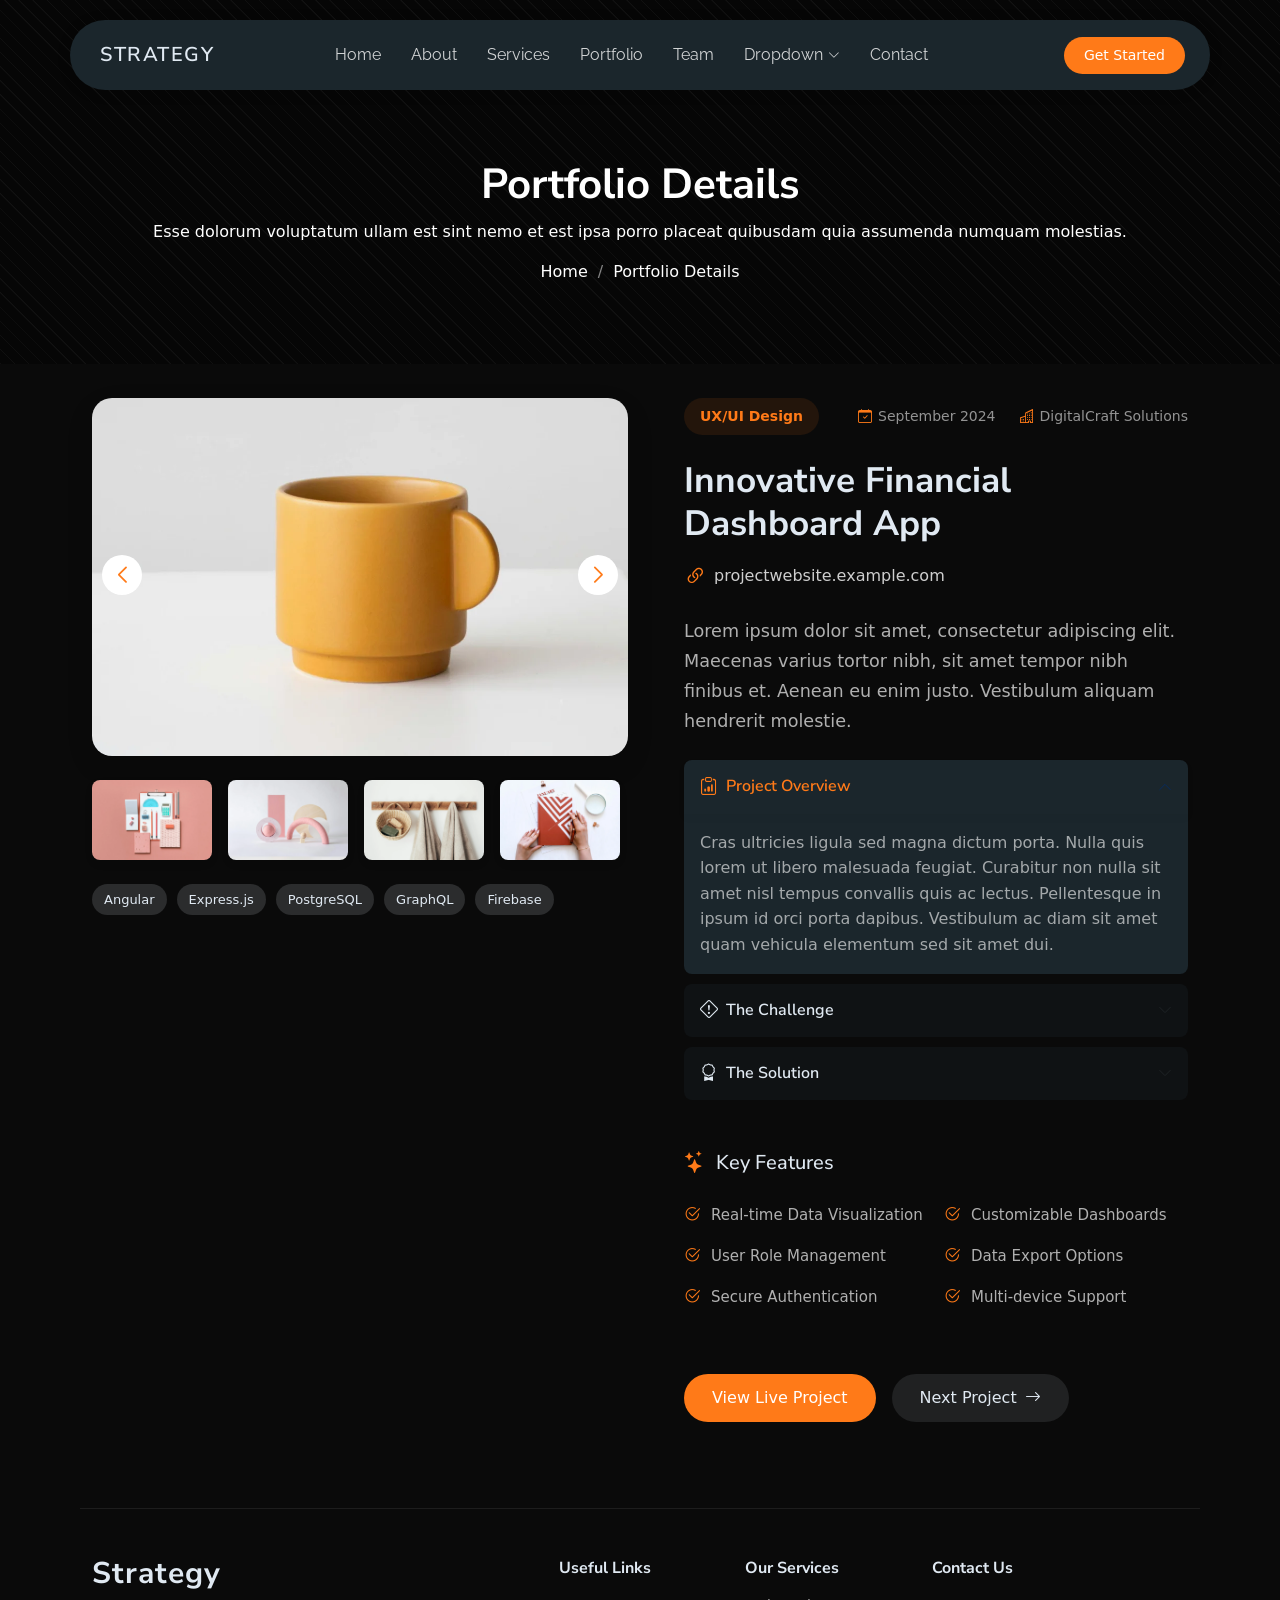
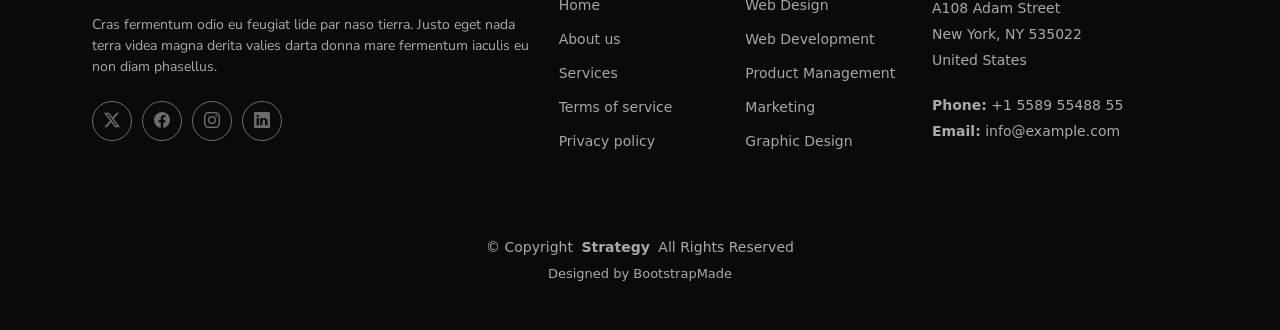
<file: portfolio-details.html>
<!DOCTYPE html>
<html lang="en">

<head>
  <meta charset="utf-8">
  <meta content="width=device-width, initial-scale=1.0" name="viewport">
  <title>Portfolio Details - Strategy Bootstrap Template</title>
  <meta name="description" content="">
  <meta name="keywords" content="">

  <!-- Favicons -->
  <link href="assets/img/favicon.png" rel="icon">
  <link href="assets/img/apple-touch-icon.png" rel="apple-touch-icon">

  <!-- Fonts -->
  <link href="https://fonts.googleapis.com" rel="preconnect">
  <link href="https://fonts.gstatic.com" rel="preconnect" crossorigin>
  <link href="https://fonts.googleapis.com/css2?family=Roboto:ital,wght@0,100;0,300;0,400;0,500;0,700;0,900;1,100;1,300;1,400;1,500;1,700;1,900&family=Raleway:ital,wght@0,100;0,200;0,300;0,400;0,500;0,600;0,700;0,800;0,900;1,100;1,200;1,300;1,400;1,500;1,600;1,700;1,800;1,900&family=Nunito+Sans:ital,wght@0,200;0,300;0,400;0,600;0,700;0,800;0,900;1,200;1,300;1,400;1,600;1,700;1,800;1,900&display=swap" rel="stylesheet">

  <!-- Vendor CSS Files -->
  <link href="assets/vendor/bootstrap/css/bootstrap.min.css" rel="stylesheet">
  <link href="assets/vendor/bootstrap-icons/bootstrap-icons.css" rel="stylesheet">
  <link href="assets/vendor/aos/aos.css" rel="stylesheet">
  <link href="assets/vendor/swiper/swiper-bundle.min.css" rel="stylesheet">
  <link href="assets/vendor/glightbox/css/glightbox.min.css" rel="stylesheet">

  <!-- Main CSS File -->
  <link href="assets/css/main.css" rel="stylesheet">

  <!-- =======================================================
  * Template Name: Strategy
  * Template URL: https://bootstrapmade.com/strategy-bootstrap-agency-template/
  * Updated: Jun 06 2025 with Bootstrap v5.3.6
  * Author: BootstrapMade.com
  * License: https://bootstrapmade.com/license/
  ======================================================== -->
</head>

<body class="portfolio-details-page">

  <header id="header" class="header d-flex align-items-center fixed-top">
    <div class="header-container container-fluid container-xl position-relative d-flex align-items-center justify-content-between">

      <a href="index.html" class="logo d-flex align-items-center me-auto me-xl-0">
        <!-- Uncomment the line below if you also wish to use an image logo -->
        <!-- <img src="assets/img/logo.webp" alt=""> -->
        <h1 class="sitename">Strategy</h1>
      </a>

      <nav id="navmenu" class="navmenu">
        <ul>
          <li><a href="#hero">Home</a></li>
          <li><a href="#about">About</a></li>
          <li><a href="#services">Services</a></li>
          <li><a href="#portfolio">Portfolio</a></li>
          <li><a href="#team">Team</a></li>
          <li class="dropdown"><a href="#"><span>Dropdown</span> <i class="bi bi-chevron-down toggle-dropdown"></i></a>
            <ul>
              <li><a href="#">Dropdown 1</a></li>
              <li class="dropdown"><a href="#"><span>Deep Dropdown</span> <i class="bi bi-chevron-down toggle-dropdown"></i></a>
                <ul>
                  <li><a href="#">Deep Dropdown 1</a></li>
                  <li><a href="#">Deep Dropdown 2</a></li>
                  <li><a href="#">Deep Dropdown 3</a></li>
                  <li><a href="#">Deep Dropdown 4</a></li>
                  <li><a href="#">Deep Dropdown 5</a></li>
                </ul>
              </li>
              <li><a href="#">Dropdown 2</a></li>
              <li><a href="#">Dropdown 3</a></li>
              <li><a href="#">Dropdown 4</a></li>
            </ul>
          </li>
          <li><a href="#contact">Contact</a></li>
        </ul>
        <i class="mobile-nav-toggle d-xl-none bi bi-list"></i>
      </nav>

      <a class="btn-getstarted" href="#about">Get Started</a>

    </div>
  </header>

  <main class="main">

    <!-- Page Title -->
    <div class="page-title dark-background" data-aos="fade">
      <div class="container position-relative">
        <h1>Portfolio Details</h1>
        <p>Esse dolorum voluptatum ullam est sint nemo et est ipsa porro placeat quibusdam quia assumenda numquam molestias.</p>
        <nav class="breadcrumbs">
          <ol>
            <li><a href="index.html">Home</a></li>
            <li class="current">Portfolio Details</li>
          </ol>
        </nav>
      </div>
    </div><!-- End Page Title -->

    <!-- Portfolio Details Section -->
    <section id="portfolio-details" class="portfolio-details section">

      <div class="container" data-aos="fade-up" data-aos-delay="100">

        <div class="row gy-4">
          <div class="col-lg-6" data-aos="fade-right">
            <div class="portfolio-details-media">
              <div class="main-image">
                <div class="portfolio-details-slider swiper init-swiper" data-aos="zoom-in">
                  <script type="application/json" class="swiper-config">
                    {
                      "loop": true,
                      "speed": 1000,
                      "autoplay": {
                        "delay": 6000
                      },
                      "effect": "creative",
                      "creativeEffect": {
                        "prev": {
                          "shadow": true,
                          "translate": [0, 0, -400]
                        },
                        "next": {
                          "translate": ["100%", 0, 0]
                        }
                      },
                      "slidesPerView": 1,
                      "navigation": {
                        "nextEl": ".swiper-button-next",
                        "prevEl": ".swiper-button-prev"
                      }
                    }
                  </script>
                  <div class="swiper-wrapper">
                    <div class="swiper-slide">
                      <img src="assets/img/portfolio/portfolio-5.webp" alt="Portfolio Image" class="img-fluid">
                    </div>
                    <div class="swiper-slide">
                      <img src="assets/img/portfolio/portfolio-7.webp" alt="Portfolio Image" class="img-fluid">
                    </div>
                    <div class="swiper-slide">
                      <img src="assets/img/portfolio/portfolio-8.webp" alt="Portfolio Image" class="img-fluid">
                    </div>
                  </div>
                  <div class="swiper-button-prev"></div>
                  <div class="swiper-button-next"></div>
                </div>
              </div>

              <div class="thumbnail-grid" data-aos="fade-up" data-aos-delay="200">
                <div class="row g-2 mt-3">
                  <div class="col-3">
                    <img src="assets/img/portfolio/portfolio-4.webp" alt="Gallery Image" class="img-fluid glightbox">
                  </div>
                  <div class="col-3">
                    <img src="assets/img/portfolio/portfolio-6.webp" alt="Gallery Image" class="img-fluid glightbox">
                  </div>
                  <div class="col-3">
                    <img src="assets/img/portfolio/portfolio-11.webp" alt="Gallery Image" class="img-fluid glightbox">
                  </div>
                  <div class="col-3">
                    <img src="assets/img/portfolio/portfolio-12.webp" alt="Gallery Image" class="img-fluid glightbox">
                  </div>
                </div>
              </div>

              <div class="tech-stack-badges" data-aos="fade-up" data-aos-delay="300">
                <span>Angular</span>
                <span>Express.js</span>
                <span>PostgreSQL</span>
                <span>GraphQL</span>
                <span>Firebase</span>
              </div>
            </div>
          </div>

          <div class="col-lg-6" data-aos="fade-left">
            <div class="portfolio-details-content">
              <div class="project-meta">
                <div class="badge-wrapper">
                  <span class="project-badge">UX/UI Design</span>
                </div>
                <div class="date-client">
                  <div class="meta-item">
                    <i class="bi bi-calendar-check"></i>
                    <span>September 2024</span>
                  </div>
                  <div class="meta-item">
                    <i class="bi bi-buildings"></i>
                    <span>DigitalCraft Solutions</span>
                  </div>
                </div>
              </div>

              <h2 class="project-title">Innovative Financial Dashboard App</h2>

              <div class="project-website">
                <i class="bi bi-link-45deg"></i>
                <a href="#" target="_blank">projectwebsite.example.com</a>
              </div>

              <div class="project-overview">
                <p class="lead">
                  Lorem ipsum dolor sit amet, consectetur adipiscing elit. Maecenas varius tortor nibh, sit amet tempor nibh finibus et. Aenean eu enim justo. Vestibulum aliquam hendrerit molestie.
                </p>

                <div class="accordion project-accordion" id="portfolio-details-projectAccordion">
                  <div class="accordion-item" data-aos="fade-up">
                    <h2 class="accordion-header">
                      <button class="accordion-button" type="button" data-bs-toggle="collapse" data-bs-target="#portfolio-details-collapse-1" aria-expanded="true" aria-controls="collapseOne">
                        <i class="bi bi-clipboard-data me-2"></i> Project Overview
                      </button>
                    </h2>
                    <div id="portfolio-details-collapse-1" class="accordion-collapse collapse show" data-bs-parent="#portfolio-details-projectAccordion">
                      <div class="accordion-body">
                        <p>Cras ultricies ligula sed magna dictum porta. Nulla quis lorem ut libero malesuada feugiat. Curabitur non nulla sit amet nisl tempus convallis quis ac lectus. Pellentesque in ipsum id orci porta dapibus. Vestibulum ac diam sit amet quam vehicula elementum sed sit amet dui.</p>
                      </div>
                    </div>
                  </div>

                  <div class="accordion-item" data-aos="fade-up" data-aos-delay="100">
                    <h2 class="accordion-header">
                      <button class="accordion-button collapsed" type="button" data-bs-toggle="collapse" data-bs-target="#portfolio-details-collapse-2" aria-expanded="false" aria-controls="collapseTwo">
                        <i class="bi bi-exclamation-diamond me-2"></i> The Challenge
                      </button>
                    </h2>
                    <div id="portfolio-details-collapse-2" class="accordion-collapse collapse" data-bs-parent="#portfolio-details-projectAccordion">
                      <div class="accordion-body">
                        <p>Mauris blandit aliquet elit, eget tincidunt nibh pulvinar a. Vivamus suscipit tortor eget felis porttitor volutpat. Curabitur aliquet quam id dui posuere blandit. Praesent sapien massa, convallis a pellentesque nec, egestas non nisi. Sed porttitor lectus nibh.</p>
                      </div>
                    </div>
                  </div>

                  <div class="accordion-item" data-aos="fade-up" data-aos-delay="200">
                    <h2 class="accordion-header">
                      <button class="accordion-button collapsed" type="button" data-bs-toggle="collapse" data-bs-target="#portfolio-details-collapse-3" aria-expanded="false" aria-controls="collapseThree">
                        <i class="bi bi-award me-2"></i> The Solution
                      </button>
                    </h2>
                    <div id="portfolio-details-collapse-3" class="accordion-collapse collapse" data-bs-parent="#portfolio-details-projectAccordion">
                      <div class="accordion-body">
                        <p>Donec sollicitudin molestie malesuada. Curabitur arcu erat, accumsan id imperdiet et, porttitor at sem. Vestibulum ante ipsum primis in faucibus orci luctus et ultrices posuere cubilia Curae; Donec velit neque, auctor sit amet aliquam vel, ullamcorper sit amet ligula.</p>
                      </div>
                    </div>
                  </div>
                </div>
              </div>

              <div class="project-features" data-aos="fade-up" data-aos-delay="300">
                <h3><i class="bi bi-stars"></i> Key Features</h3>
                <div class="row g-3">
                  <div class="col-md-6">
                    <ul class="feature-list">
                      <li><i class="bi bi-check2-circle"></i> Real-time Data Visualization</li>
                      <li><i class="bi bi-check2-circle"></i> User Role Management</li>
                      <li><i class="bi bi-check2-circle"></i> Secure Authentication</li>
                    </ul>
                  </div>
                  <div class="col-md-6">
                    <ul class="feature-list">
                      <li><i class="bi bi-check2-circle"></i> Customizable Dashboards</li>
                      <li><i class="bi bi-check2-circle"></i> Data Export Options</li>
                      <li><i class="bi bi-check2-circle"></i> Multi-device Support</li>
                    </ul>
                  </div>
                </div>
              </div>

              <div class="cta-buttons" data-aos="fade-up" data-aos-delay="400">
                <a href="#" class="btn-view-project">View Live Project</a>
                <a href="#" class="btn-next-project">Next Project <i class="bi bi-arrow-right"></i></a>
              </div>
            </div>
          </div>
        </div>

      </div>

    </section><!-- /Portfolio Details Section -->

  </main>

  <footer id="footer" class="footer">

    <div class="container footer-top">
      <div class="row gy-4">
        <div class="col-lg-5 col-md-12 footer-about">
          <a href="index.html" class="logo d-flex align-items-center">
            <span class="sitename">Strategy</span>
          </a>
          <p>Cras fermentum odio eu feugiat lide par naso tierra. Justo eget nada terra videa magna derita valies darta donna mare fermentum iaculis eu non diam phasellus.</p>
          <div class="social-links d-flex mt-4">
            <a href=""><i class="bi bi-twitter-x"></i></a>
            <a href=""><i class="bi bi-facebook"></i></a>
            <a href=""><i class="bi bi-instagram"></i></a>
            <a href=""><i class="bi bi-linkedin"></i></a>
          </div>
        </div>

        <div class="col-lg-2 col-6 footer-links">
          <h4>Useful Links</h4>
          <ul>
            <li><a href="#">Home</a></li>
            <li><a href="#">About us</a></li>
            <li><a href="#">Services</a></li>
            <li><a href="#">Terms of service</a></li>
            <li><a href="#">Privacy policy</a></li>
          </ul>
        </div>

        <div class="col-lg-2 col-6 footer-links">
          <h4>Our Services</h4>
          <ul>
            <li><a href="#">Web Design</a></li>
            <li><a href="#">Web Development</a></li>
            <li><a href="#">Product Management</a></li>
            <li><a href="#">Marketing</a></li>
            <li><a href="#">Graphic Design</a></li>
          </ul>
        </div>

        <div class="col-lg-3 col-md-12 footer-contact text-center text-md-start">
          <h4>Contact Us</h4>
          <p>A108 Adam Street</p>
          <p>New York, NY 535022</p>
          <p>United States</p>
          <p class="mt-4"><strong>Phone:</strong> <span>+1 5589 55488 55</span></p>
          <p><strong>Email:</strong> <span>info@example.com</span></p>
        </div>

      </div>
    </div>

    <div class="container copyright text-center mt-4">
      <p>© <span>Copyright</span> <strong class="px-1 sitename">Strategy</strong> <span>All Rights Reserved</span></p>
      <div class="credits">
        <!-- All the links in the footer should remain intact. -->
        <!-- You can delete the links only if you've purchased the pro version. -->
        <!-- Licensing information: https://bootstrapmade.com/license/ -->
        <!-- Purchase the pro version with working PHP/AJAX contact form: [buy-url] -->
        Designed by <a href="https://bootstrapmade.com/">BootstrapMade</a>
      </div>
    </div>

  </footer>

  <!-- Scroll Top -->
  <a href="#" id="scroll-top" class="scroll-top d-flex align-items-center justify-content-center"><i class="bi bi-arrow-up-short"></i></a>

  <!-- Preloader -->
  <div id="preloader"></div>

  <!-- Vendor JS Files -->
  <script src="assets/vendor/bootstrap/js/bootstrap.bundle.min.js"></script>
  <script src="assets/vendor/php-email-form/validate.js"></script>
  <script src="assets/vendor/aos/aos.js"></script>
  <script src="assets/vendor/swiper/swiper-bundle.min.js"></script>
  <script src="assets/vendor/glightbox/js/glightbox.min.js"></script>
  <script src="assets/vendor/imagesloaded/imagesloaded.pkgd.min.js"></script>
  <script src="assets/vendor/isotope-layout/isotope.pkgd.min.js"></script>

  <!-- Main JS File -->
  <script src="assets/js/main.js"></script>

</body>

</html>
</file>
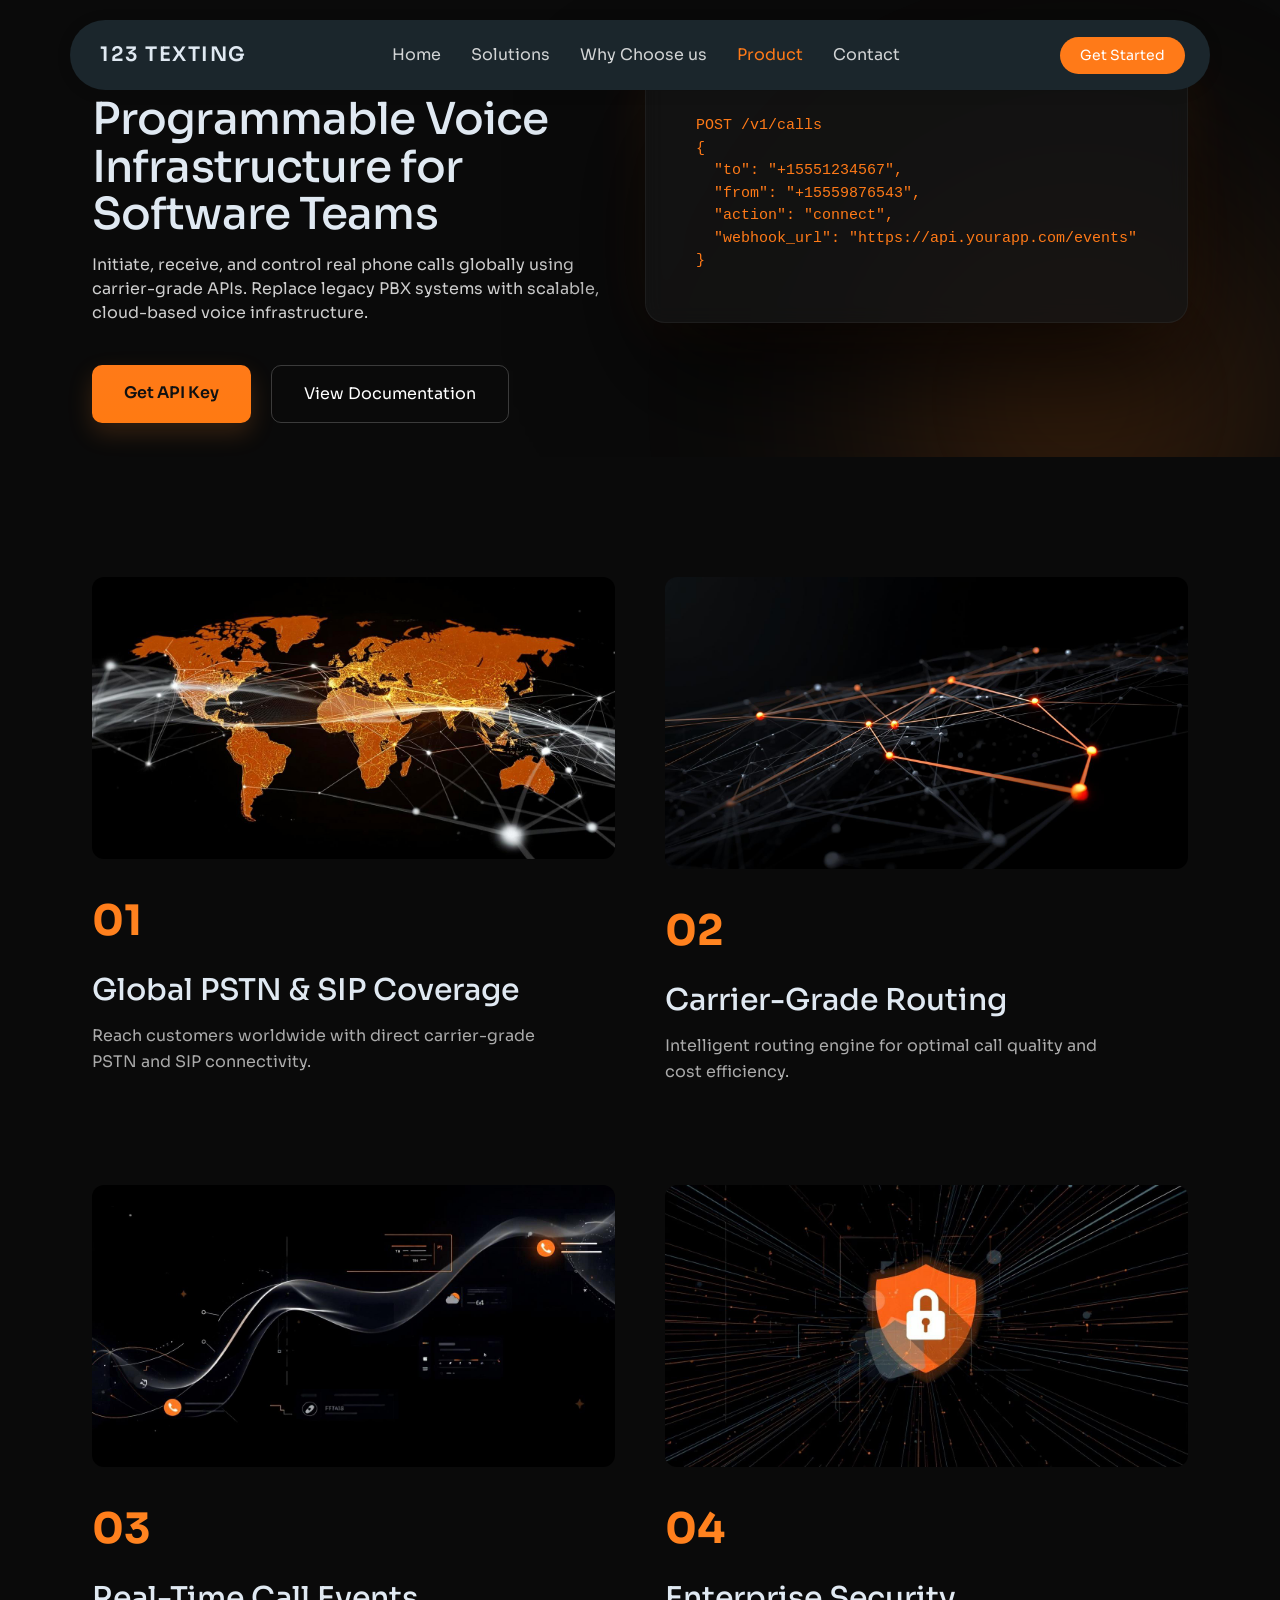
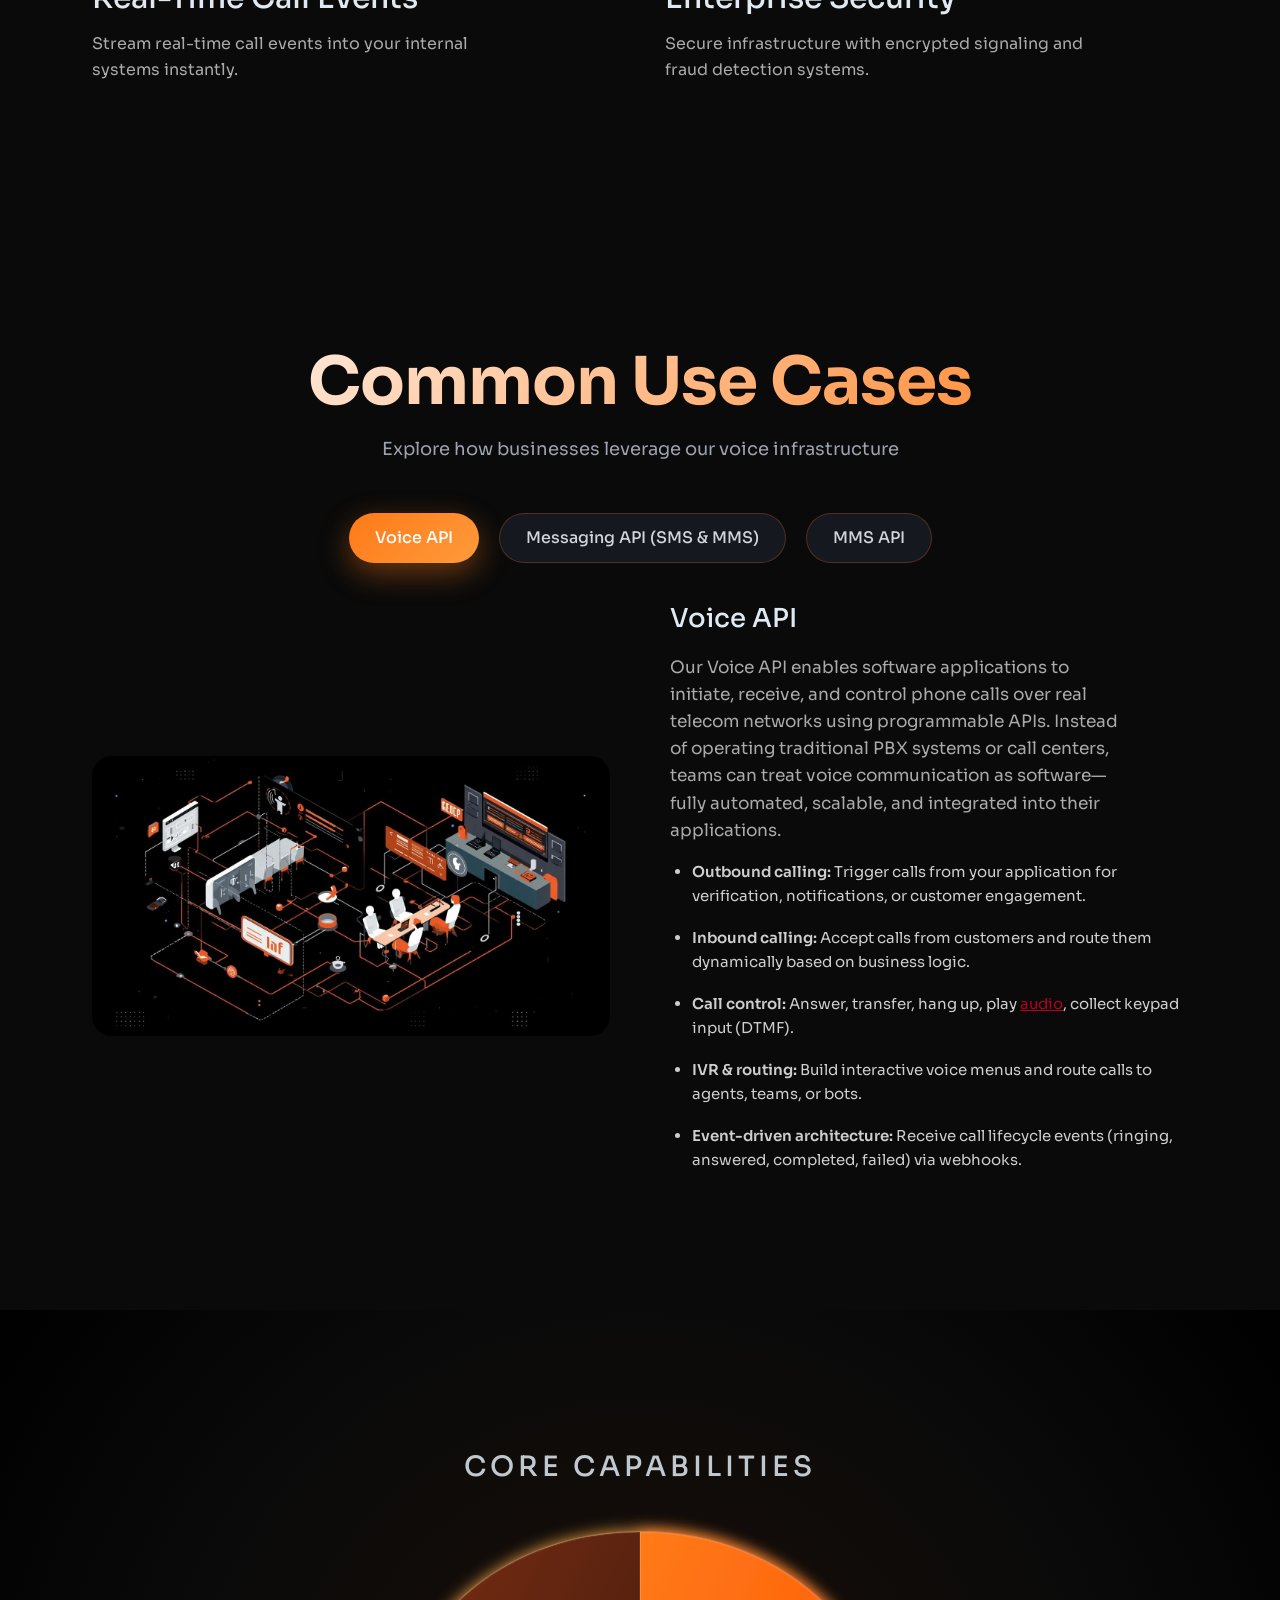
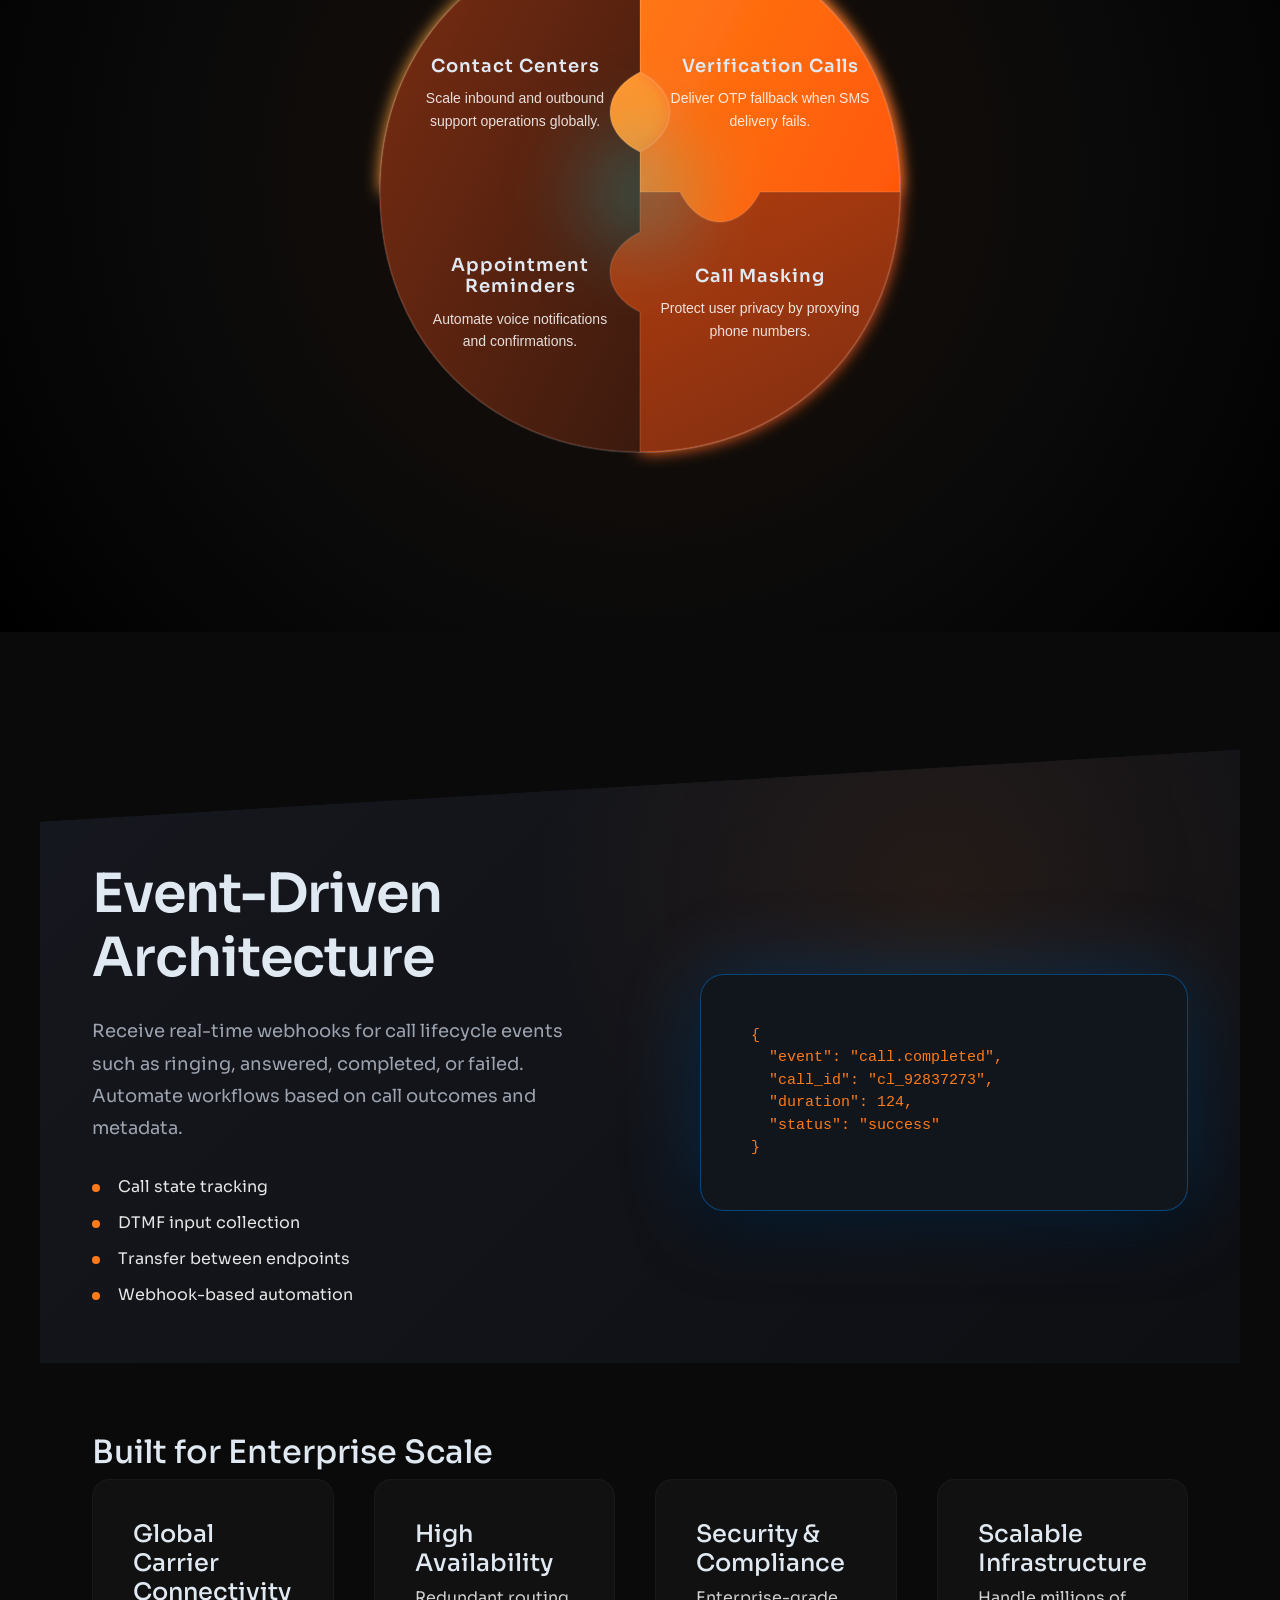
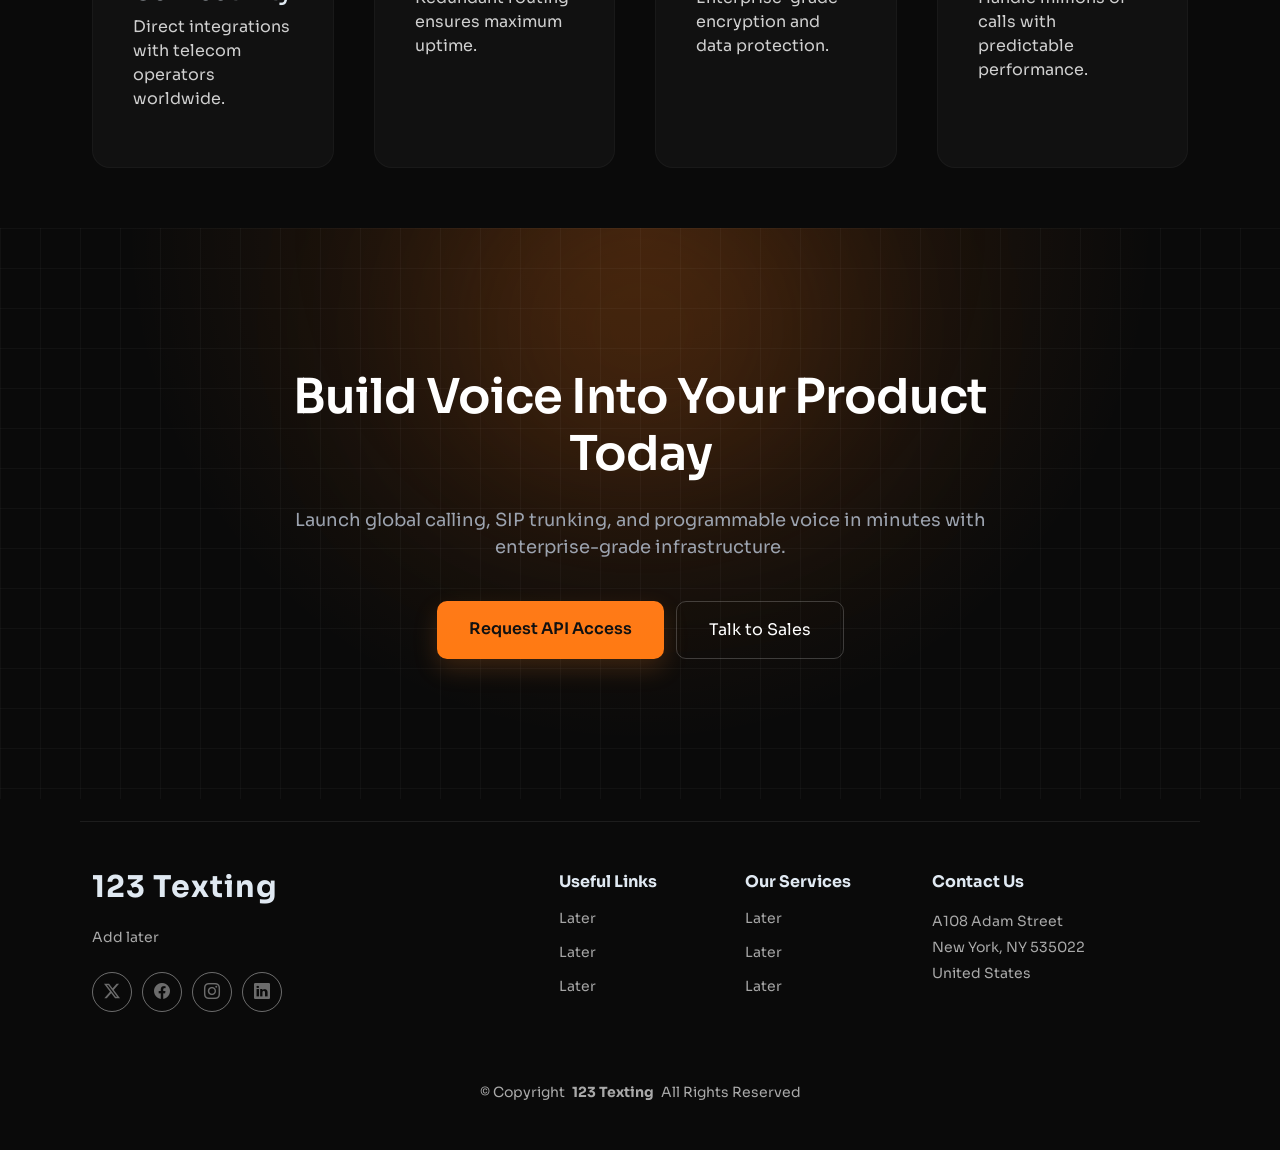
<file: products.html>
<!DOCTYPE html>
<html lang="en">

<head>
<link rel="preconnect" href="https://fonts.googleapis.com">
<link rel="preconnect" href="https://fonts.gstatic.com" crossorigin>
<link href="https://fonts.googleapis.com/css2?family=Sora:wght@400;600;800&display=swap" rel="stylesheet">


  <meta charset="utf-8">
  <meta content="width=device-width, initial-scale=1.0" name="viewport">
  <title>Home - 123 Texting</title>
  <meta name="description" content="">
  <meta name="keywords" content="">

  <!-- Favicons -->
  <link href="assets/img/favicon.png" rel="icon">
  <link href="assets/img/apple-touch-icon.png" rel="apple-touch-icon">

  <!-- Fonts -->
  <link href="https://fonts.googleapis.com" rel="preconnect">
  <link href="https://fonts.gstatic.com" rel="preconnect" crossorigin>
  <link href="https://fonts.googleapis.com/css2?family=Roboto:ital,wght@0,100;0,300;0,400;0,500;0,700;0,900;1,100;1,300;1,400;1,500;1,700;1,900&family=Raleway:ital,wght@0,100;0,200;0,300;0,400;0,500;0,600;0,700;0,800;0,900;1,100;1,200;1,300;1,400;1,500;1,600;1,700;1,800;1,900&family=Nunito+Sans:ital,wght@0,200;0,300;0,400;0,600;0,700;0,800;0,900;1,200;1,300;1,400;1,600;1,700;1,800;1,900&display=swap" rel="stylesheet">

  <!-- Vendor CSS Files -->
  <link href="assets/vendor/bootstrap/css/bootstrap.min.css" rel="stylesheet">
  <link href="assets/vendor/bootstrap-icons/bootstrap-icons.css" rel="stylesheet">
  <link href="assets/vendor/aos/aos.css" rel="stylesheet">
  <link href="assets/vendor/swiper/swiper-bundle.min.css" rel="stylesheet">
  <link href="assets/vendor/glightbox/css/glightbox.min.css" rel="stylesheet">

  <!-- Main CSS File -->
  <link href="assets/css/main.css" rel="stylesheet">
  <style>
  :root{
    --default-font: "Sora", system-ui, -apple-system, "Segoe UI", Roboto, Arial, sans-serif;
    --heading-font: "Sora", system-ui, -apple-system, "Segoe UI", Roboto, Arial, sans-serif;
    --nav-font: "Sora", system-ui, -apple-system, "Segoe UI", Roboto, Arial, sans-serif;
  }
  html, body { font-family: var(--default-font) !important; }
  h1,h2,h3,h4,h5,h6 { font-family: var(--heading-font) !important; }
</style>

  <header id="header" class="header d-flex align-items-center fixed-top">
    <div class="header-container container-fluid container-xl position-relative d-flex align-items-center justify-content-between">

      <a href="index.html" class="logo d-flex align-items-center me-auto me-xl-0">
        <!-- Uncomment the line below if you also wish to use an image logo -->
        <!-- <img src="assets/img/logo.webp" alt=""> -->
        <h1 class="sitename">123 Texting</h1>
      </a>

      <nav id="navmenu" class="navmenu">
        <ul>
          <li><a href="index.html">Home</a></li>
          <li><a href="solutions.html">Solutions</a></li>
          <li><a href="whychooseus.html">Why Choose us</a></li>
          <li><a href="products.html" class="active">Product</a></li>
          <li><a href="contact.html">Contact</a></li>
        </ul>
        <i class="mobile-nav-toggle d-xl-none bi bi-list"></i>
      </nav>

      <a class="btn-getstarted" href="contact.html">Get Started</a>

    </div>
  </header>

  <main class="main">

    <section class="hero">
  <div class="container hero-grid">
    
    <div class="hero-content">
      <span class="eyebrow">Voice API</span>
      <h1>Programmable Voice Infrastructure for Software Teams</h1>
      <p>
        Initiate, receive, and control real phone calls globally using 
        carrier-grade APIs. Replace legacy PBX systems with scalable,
        cloud-based voice infrastructure.
      </p>

      <div class="hero-buttons">
        <a href="#" class="btn-primary">Get API Key</a>
        <a href="#" class="btn-secondary">View Documentation</a>
      </div>
    </div>

    <div class="hero-visual">
      <div class="code-card">
<pre><code>POST /v1/calls
{
  "to": "+15551234567",
  "from": "+15559876543",
  "action": "connect",
  "webhook_url": "https://api.yourapp.com/events"
}</code></pre>
      </div>
    </div>

  </div>
</section>

<section class="voice-highlights">
  <div class="container">
    <div class="highlight-grid">

      <div class="highlight-card">
        <img src="assets/img/Globale PTSN.jpg" alt="">
        <div class="highlight-content">
          <span class="highlight-number">01</span>
          <h3>Global PSTN & SIP Coverage</h3>
          <p>Reach customers worldwide with direct carrier-grade PSTN and SIP connectivity.</p>
        </div>
      </div>

      <div class="highlight-card">
        <img src="assets/img/Carrier-Grade.jpg" alt="">
        <div class="highlight-content">
          <span class="highlight-number">02</span>
          <h3>Carrier-Grade Routing</h3>
          <p>Intelligent routing engine for optimal call quality and cost efficiency.</p>
        </div>
      </div>

      <div class="highlight-card">
        <img src="assets/img/Real-Time Call Events.jpg" alt="">
        <div class="highlight-content">
          <span class="highlight-number">03</span>
          <h3>Real-Time Call Events</h3>
          <p>Stream real-time call events into your internal systems instantly.</p>
        </div>
      </div>

      <div class="highlight-card">
        <img src="assets/img/Enterprise Security.jpg" alt="">
        <div class="highlight-content">
          <span class="highlight-number">04</span>
          <h3>Enterprise Security</h3>
          <p>Secure infrastructure with encrypted signaling and fraud detection systems.</p>
        </div>
      </div>
    </div>
  </div>
</section>

<!-- USE CASES -->
<section class="use-cases">
  <div class="container">

    <div class="section-header">
      <h2>Common Use Cases</h2>
      <p>Explore how businesses leverage our voice infrastructure</p>
    </div>

    <!-- Tabs -->
    <div class="usecase-tabs">
      <button class="tab active" data-tab="contact">Voice API</button>
      <button class="tab" data-tab="verification">Messaging API (SMS & MMS)</button>
      <button class="tab" data-tab="appointment">MMS API</button>
    </div>

    <!-- TAB CONTENT -->

    <div class="tab-content active" id="contact">
      <div class="content-grid">
        <div class="image-box">
          <img src="assets/img/Contact Centers.jpg" alt="">
        </div>
        <div class="text-box">
          <h3>Voice API</h3>
          <p>Our Voice API enables software applications to initiate, receive, and control phone calls over real telecom networks using programmable APIs. 
            Instead of operating traditional PBX systems or call centers, teams can treat voice communication as software—fully automated, scalable, and integrated into their applications.</p>
          <ul class="capabilities-list">
            <li>
              <strong>Outbound calling:</strong>
              Trigger calls from your application for verification, notifications,
              or customer engagement.
            </li>

            <li>
              <strong>Inbound calling:</strong>
              Accept calls from customers and route them dynamically based on
              business logic.
            </li>

            <li>
              <strong>Call control:</strong>
              Answer, transfer, hang up, play <a href="#">audio</a>, collect keypad input (DTMF).
            </li>

            <li>
              <strong>IVR & routing:</strong>
              Build interactive voice menus and route calls to agents, teams,
              or bots.
            </li>

            <li>
              <strong>Event-driven architecture:</strong>
              Receive call lifecycle events (ringing, answered, completed, failed)
              via webhooks.
            </li>
          </ul>
        </div>
      </div>
    </div>

    <div class="tab-content" id="verification">
      <div class="content-grid">
        <div class="image-box">
          <img src="assets/img/Verification Calls.jpg" alt="">
        </div>
        <div class="text-box">
          <h3>Messaging API (SMS & MMS)</h3>
          <p>The Messaging API allows applications to send and receive SMS and MMS messages over mobile carrier networks with real-time delivery tracking, two-way messaging, and scalable throughput.
            It is designed for transactional communication, authentication, and customer engagement at scale.
            </p>
          <ul class="capabilities-list">
            <li>
              <strong>SMS sending:</strong>
              Deliver short text messages for alerts, OTPs, and notifications.
            </li>

            <li>
              <strong>MMS support:</strong>
              Send rich media messages including images and longer content.
            </li>

            <li>
              <strong>Two-way messaging:</strong>
              Receive inbound messages and replies from end users.
            </li>

            <li>
              <strong>Delivery receipts:</strong>
              Track message status (queued, sent, delivered, failed).
            </li>

            <li>
              <strong>Throughput control: </strong>
              Handle high-volume messaging with predictable performance.
            </li>
          </ul>
        </div>
      </div>
    </div>

    <div class="tab-content" id="appointment">
      <div class="content-grid">
        <div class="image-box">
          <img src="assets/img/Appointment Reminders.jpg" alt="">
        </div>
        <div class="text-box">
          <h3>MMS API</h3>
          <p>MMS API enables businesses to send rich multimedia messages over global carrier networks using programmable cloud-based infrastructure. 
            It allows teams to deliver engaging content—such as images, videos, and branded media—directly to users’ mobile devices without managing complex telecom integrations. 
            Seamlessly integrate multimedia messaging into your applications, workflows, and customer engagement strategies.
            </p>
          <ul class="capabilities-list">
            <li>
              <strong>Rich media messaging:</strong>
              Send images, GIFs, videos, and longer text content in a single message.
            </li>

            <li>
              <strong>Two-way communication:</strong>
              Receive inbound MMS messages and user replies in real time.
            </li>

            <li>
              <strong>Media hosting & delivery:</strong>
              Securely host and distribute media with reliable global routing.
            </li>

            <li>
              <strong>Delivery tracking:</strong>
              Monitor message lifecycle events (queued, sent, delivered, failed).
            </li>

            <li>
              <strong>Scalable throughput: </strong>
              Support high-volume multimedia campaigns with predictable performance.
            </li>
            <li>
              <strong>Carrier compliance:</strong>
              Built-in formatting and routing optimized for telecom networks worldwide.
          </ul>
        </div>
      </div>
    </div>
</section>

<!-- CAPABILITIES -->
<section class="capabilities-puzzle">
  <div class="container">
    <h2 class="title">CORE CAPABILITIES</h2>

    <div class="puzzle-wrapper">
      <svg viewBox="0 0 600 600" class="puzzle-svg">
      <defs>

        <!-- Bright Orange -->
        <linearGradient id="grad-orange-1" x1="0%" y1="0%" x2="100%" y2="100%">
          <stop offset="0%" stop-color="#FFB347"/>
          <stop offset="100%" stop-color="#FF7A18"/>
        </linearGradient>

        <!-- Deep Orange -->
        <linearGradient id="grad-orange-2" x1="0%" y1="0%" x2="100%" y2="100%">
          <stop offset="0%" stop-color="#FF7A18"/>
          <stop offset="100%" stop-color="#FF4D00"/>
        </linearGradient>

        <!-- Dark Burnt -->
        <linearGradient id="grad-orange-3" x1="0%" y1="0%" x2="100%" y2="100%">
          <stop offset="0%" stop-color="#C2410C"/>
          <stop offset="100%" stop-color="#7C2D12"/>
        </linearGradient>

        <!-- Dark Graphite -->
          <linearGradient id="grad-dark" x1="0%" y1="0%" x2="100%" y2="100%">
          <stop offset="0%" stop-color="#7C2D12"/>
          <stop offset="100%" stop-color="#3B1A0E"/>
        </linearGradient>

        <!-- Neon glow -->
        <filter id="orange-glow">
          <feGaussianBlur stdDeviation="8" result="blur"/>
          <feMerge>
            <feMergeNode in="blur"/>
            <feMergeNode in="SourceGraphic"/>
          </feMerge>
        </filter>

      </defs>


        <!-- TOP -->
        <path class="piece piece-1"
        fill="url(#grad-orange-1)"
          filter="url(#orange-glow)"
          d="M300 40 C450 40 560 150 560 300 L420 300
             C400 260 360 260 340 300
             L260 300
             C240 260 200 260 180 300
             L40 300
             C40 150 150 40 300 40 Z" />

        <!-- RIGHT -->
        <path class="piece piece-2"
        fill="url(#grad-orange-2)"
        filter="url(#orange-glow)"
          d="M560 300 C560 450 450 560 300 560
             L300 420
             C340 400 340 360 300 340
             L300 260
             C340 240 340 200 300 180
             L300 40
             C450 40 560 150 560 300 Z" />

        <!-- BOTTOM -->
        <path class="piece piece-3"
          fill="url(#grad-orange-3)"
          d="M300 560 C150 560 40 450 40 300
             L180 300
             C200 340 240 340 260 300
             L340 300
             C360 340 400 340 420 300
             L560 300
             C560 450 450 560 300 560 Z" />

        <!-- LEFT -->
        <path class="piece piece-4"
            fill="url(#grad-dark)"
          d="M40 300 C40 150 150 40 300 40
             L300 180
             C260 200 260 240 300 260
             L300 340
             C260 360 260 400 300 420
             L300 560
             C150 560 40 450 40 300 Z" />

      </svg>

      <!-- Core glow center -->
      <div class="core-glow"></div>

      <!-- Puzzle Content -->
<div class="puzzle-content">

  <div class="content-box">
    <h3>Contact Centers</h3>
    <p>Scale inbound and outbound support operations globally.</p>
  </div>

  <div class="content-box">
    <h3>Verification Calls</h3>
    <p>Deliver OTP fallback when SMS delivery fails.</p>
  </div>

  <div class="content-box">
    <h3>Appointment Reminders</h3>
    <p>Automate voice notifications and confirmations.</p>
  </div>

  <div class="content-box">
    <h3>Call Masking</h3>
    <p>Protect user privacy by proxying phone numbers.</p>
  </div>

</div>

    </div>
  </div>
</section>

<!-- TECHNICAL DEEP DIVE -->
<section class="technical">
  <div class="container tech-grid">

    <div>
      <h2>Event-Driven Architecture</h2>
      <p>
        Receive real-time webhooks for call lifecycle events such as
        ringing, answered, completed, or failed. Automate workflows
        based on call outcomes and metadata.
      </p>

      <ul>
        <li>Call state tracking</li>
        <li>DTMF input collection</li>
        <li>Transfer between endpoints</li>
        <li>Webhook-based automation</li>
      </ul>
    </div>

    <div class="code-card large">
<pre><code>{
  "event": "call.completed",
  "call_id": "cl_92837273",
  "duration": 124,
  "status": "success"
}</code></pre>
    </div>

  </div>
</section>

<!-- INFRASTRUCTURE -->
<section class="infrastructure">
  <div class="container">
    <h2>Built for Enterprise Scale</h2>

    <div class="infra-grid">
      <div>
        <h4>Global Carrier Connectivity</h4>
        <p>Direct integrations with telecom operators worldwide.</p>
      </div>

      <div>
        <h4>High Availability</h4>
        <p>Redundant routing ensures maximum uptime.</p>
      </div>

      <div>
        <h4>Security & Compliance</h4>
        <p>Enterprise-grade encryption and data protection.</p>
      </div>

      <div>
        <h4>Scalable Infrastructure</h4>
        <p>Handle millions of calls with predictable performance.</p>
      </div>
    </div>
  </div>
</section>

<!-- FINAL CTA -->
<section class="voice-cta-pro">
  <div class="cta-glow"></div>
  <div class="cta-grid"></div>

  <div class="container cta-content">
    <h2>Build Voice Into Your Product Today</h2>
    <p>
      Launch global calling, SIP trunking, and programmable voice 
      in minutes with enterprise-grade infrastructure.
    </p>

    <div class="cta-actions">
      <a href="#" class="btn-primary">Request API Access</a>
      <a href="#" class="btn-secondary">Talk to Sales</a>
    </div>
  </div>
</section>
  </main>

  <footer id="footer" class="footer">

    <div class="container footer-top">
      <div class="row gy-4">
        <div class="col-lg-5 col-md-12 footer-about">
          <a href="index.html" class="logo d-flex align-items-center">
            <span class="sitename">123 Texting</span>
          </a>
          <p>Add later</p>
          <div class="social-links d-flex mt-4">
            <a href=""><i class="bi bi-twitter-x"></i></a>
            <a href=""><i class="bi bi-facebook"></i></a>
            <a href=""><i class="bi bi-instagram"></i></a>
            <a href=""><i class="bi bi-linkedin"></i></a>
          </div>
        </div>

        <div class="col-lg-2 col-6 footer-links">
          <h4>Useful Links</h4>
          <ul>
            <li><a href="#">Later</a></li>
            <li><a href="#">Later</a></li>
            <li><a href="#">Later</a></li>
          </ul>
        </div>

        <div class="col-lg-2 col-6 footer-links">
          <h4>Our Services</h4>
          <ul>
            <li><a href="#">Later</a></li>
            <li><a href="#">Later</a></li>
            <li><a href="#">Later</a></li>
          </ul>
        </div>

        <div class="col-lg-3 col-md-12 footer-contact text-center text-md-start">
          <h4>Contact Us</h4>
          <p>A108 Adam Street</p>
          <p>New York, NY 535022</p>
          <p>United States</p>
        </div>

      </div>
    </div>

    <div class="container copyright text-center mt-4">
      <p>© <span>Copyright</span> <strong class="px-1 sitename">123 Texting</strong> <span>All Rights Reserved</span></p>
    </div>

  </footer>

  <!-- Scroll Top -->
  <a href="#" id="scroll-top" class="scroll-top d-flex align-items-center justify-content-center"><i class="bi bi-arrow-up-short"></i></a>

  <!-- Preloader -->
  <div id="preloader"></div>

  <!-- Vendor JS Files -->
  <script src="assets/vendor/bootstrap/js/bootstrap.bundle.min.js"></script>
  <script src="assets/vendor/php-email-form/validate.js"></script>
  <script src="assets/vendor/aos/aos.js"></script>
  <script src="assets/vendor/swiper/swiper-bundle.min.js"></script>
  <script src="assets/vendor/glightbox/js/glightbox.min.js"></script>
  <script src="assets/vendor/imagesloaded/imagesloaded.pkgd.min.js"></script>
  <script src="assets/vendor/isotope-layout/isotope.pkgd.min.js"></script>

  <!-- Main JS File -->
  <script src="assets/js/main.js"></script>

</body>

</html>
</file>
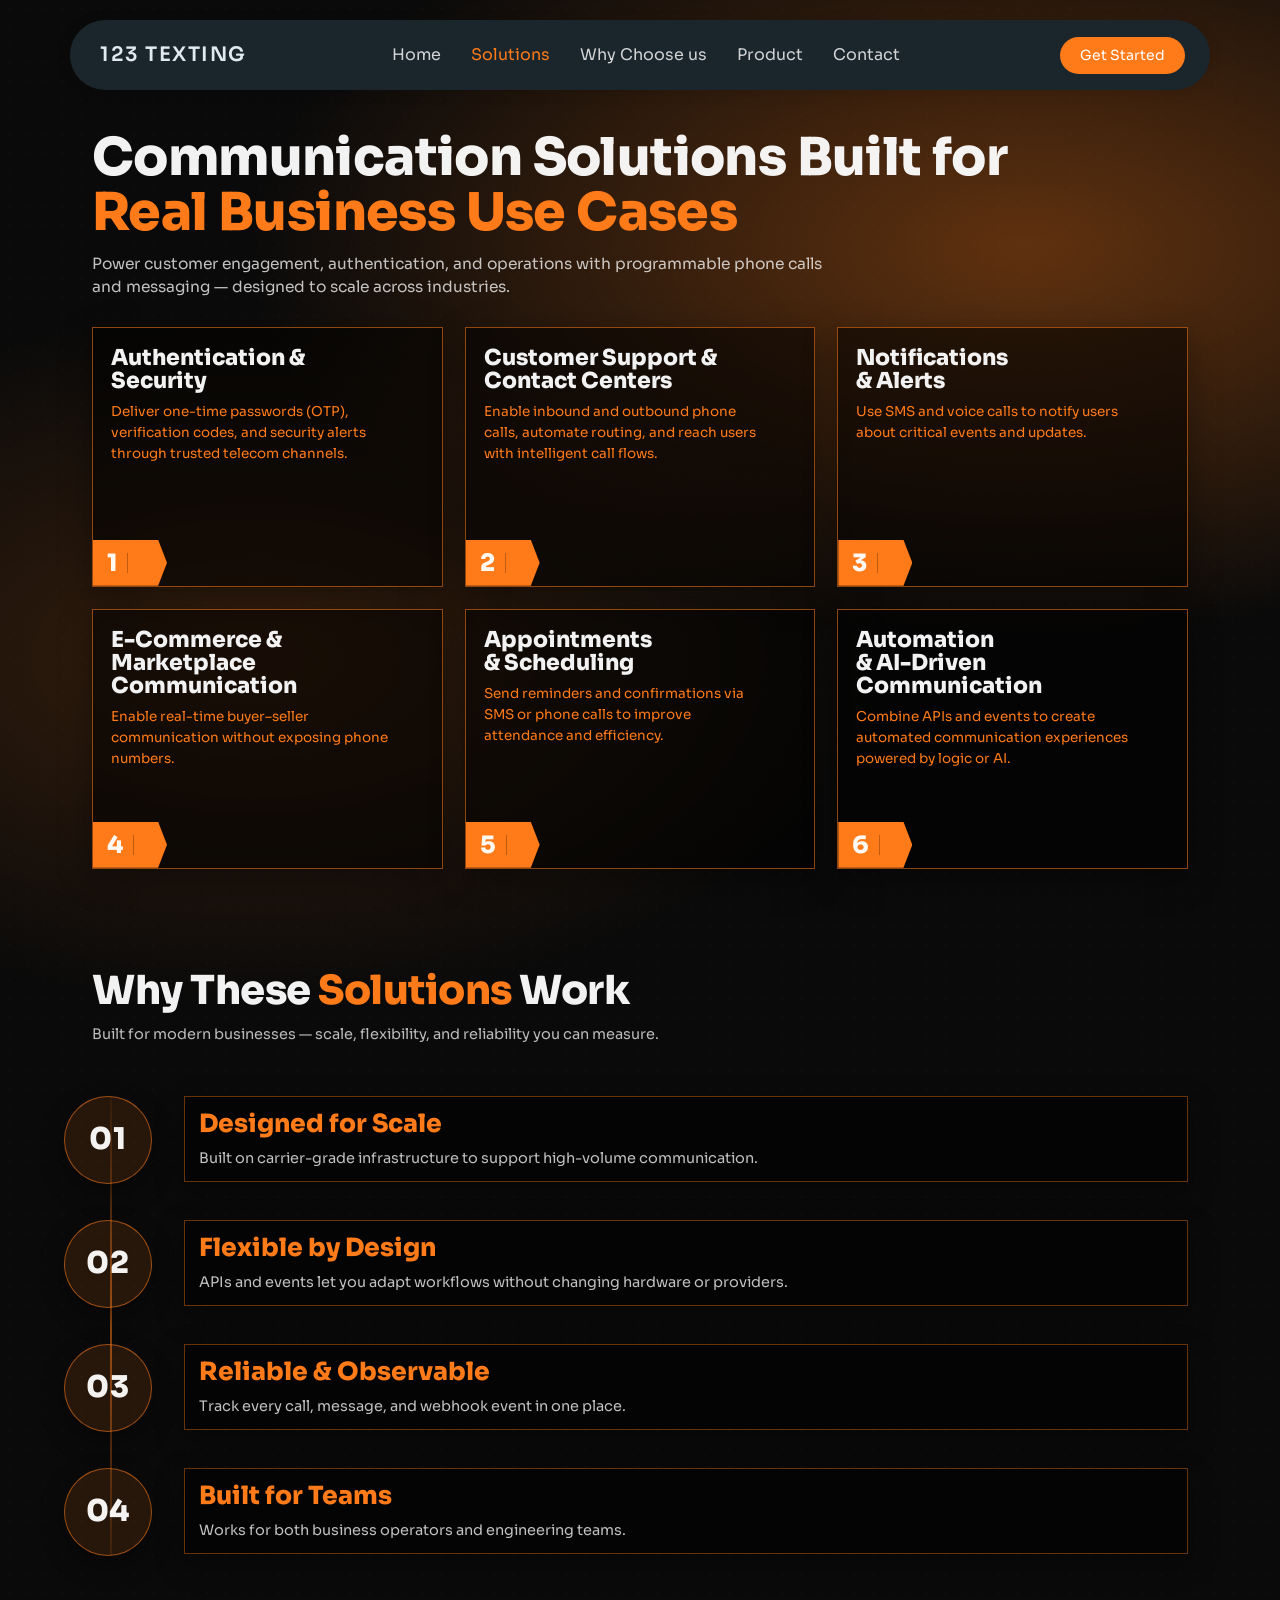
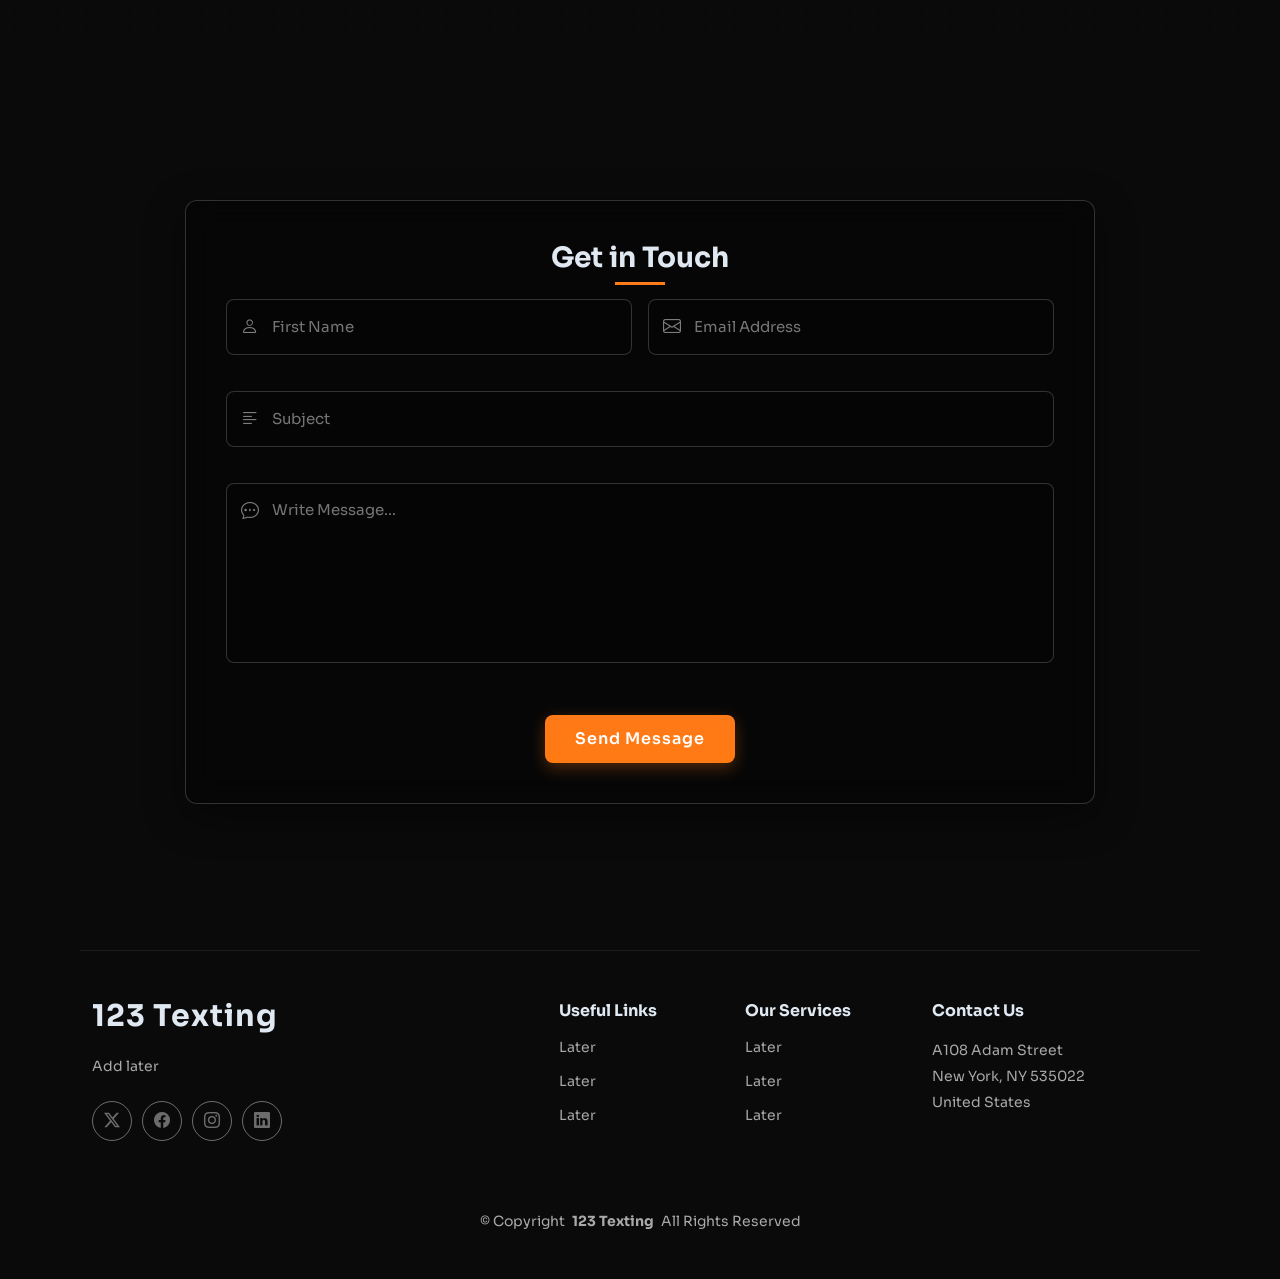
<file: solutions.html>
<!DOCTYPE html>
<html lang="en">
<head>
  <link rel="preconnect" href="https://fonts.googleapis.com">
  <link rel="preconnect" href="https://fonts.gstatic.com" crossorigin>
  <link href="https://fonts.googleapis.com/css2?family=Sora:wght@400;600;800&display=swap" rel="stylesheet">

  <meta charset="utf-8">
  <meta content="width=device-width, initial-scale=1.0" name="viewport">
  <title>Solutions - 123 Texting</title>
  <meta name="description" content="">
  <meta name="keywords" content="">

  <!-- Favicons -->
  <link href="assets/img/favicon.png" rel="icon">
  <link href="assets/img/apple-touch-icon.png" rel="apple-touch-icon">

  <!-- Vendor CSS Files -->
  <link href="assets/vendor/bootstrap/css/bootstrap.min.css" rel="stylesheet">
  <link href="assets/vendor/bootstrap-icons/bootstrap-icons.css" rel="stylesheet">
  <link href="assets/vendor/aos/aos.css" rel="stylesheet">
  <link href="assets/vendor/swiper/swiper-bundle.min.css" rel="stylesheet">
  <link href="assets/vendor/glightbox/css/glightbox.min.css" rel="stylesheet">

  <!-- Main CSS -->
  <link href="assets/css/main.css" rel="stylesheet">
  <!-- (Option) nếu bạn muốn tách riêng: <link href="assets/css/solutions.css" rel="stylesheet"> -->

  <style>
    :root{
      --default-font: "Sora", system-ui, -apple-system, "Segoe UI", Roboto, Arial, sans-serif;
      --heading-font: "Sora", system-ui, -apple-system, "Segoe UI", Roboto, Arial, sans-serif;
      --nav-font: "Sora", system-ui, -apple-system, "Segoe UI", Roboto, Arial, sans-serif;

      /* Solutions theme */
      --sol-bg: #0A0A0A;
      --sol-surface: rgba(0,0,0,0.55);
      --sol-border: rgba(255,122,24,0.55);
      --sol-accent: #FF7A18;
      --sol-text: rgba(255,255,255,0.92);
      --sol-muted: rgba(255,255,255,0.70);
    }
    html, body { font-family: var(--default-font) !important; }
    h1,h2,h3,h4,h5,h6 { font-family: var(--heading-font) !important; }
  </style>
</head>

<body class="solutions-page" style="font-family:'Sora', system-ui, -apple-system, 'Segoe UI', Roboto, Arial, sans-serif;">

  <!-- Header (giữ style giống index) -->
  <header id="header" class="header d-flex align-items-center fixed-top">
    <div class="header-container container-fluid container-xl position-relative d-flex align-items-center justify-content-between">

      <a href="index.html" class="logo d-flex align-items-center me-auto me-xl-0">
        <h1 class="sitename">123 Texting</h1>
      </a>

      <nav id="navmenu" class="navmenu">
        <ul>
          <li><a href="index.html">Home</a></li>
          <li><a href="solutions.html" class="active">Solutions</a></li>
          <li><a href="whychooseus.html">Why Choose us</a></li>
          <li><a href="products.html">Product</a></li>
          <li><a href="contact.html">Contact</a></li>
        </ul>
        <i class="mobile-nav-toggle d-xl-none bi bi-list"></i>
      </nav>

      <a class="btn-getstarted" href="contact.html">Get Started</a>

    </div>
  </header>

  <main class="main">

    <!-- SOLUTIONS HERO / GRID -->
    <section class="solutions-hero">
      <div class="container" data-aos="fade-up" data-aos-delay="50">
        <div class="solutions-head">
          <h1 class="solutions-title">
            Communication Solutions Built for<br>
            <span class="accent">Real Business Use Cases</span>
          </h1>
          <p class="solutions-subtitle">
            Power customer engagement, authentication, and operations with programmable phone calls and messaging —
            designed to scale across industries.
          </p>
        </div>

        <div class="solutions-grid" data-aos="fade-up" data-aos-delay="120">

          <!-- 1 -->
          <article class="sol-card" data-sol="1" tabindex="0" role="button" aria-label="Authentication & Security">
            <div class="sol-card-inner">
              <div class="sol-front">
                <h3 class="sol-front-title">Authentication &amp;<br>Security</h3>
                <p class="sol-front-desc">
                  Deliver one-time passwords (OTP), verification codes, and security alerts through trusted telecom channels.
                </p>
              </div>

              <div class="sol-back" aria-hidden="true">
                <div class="sol-back-block">
                  <div class="sol-back-label">How it works</div>
                  <ul class="sol-list">
                    <li>Send OTP via SMS for fast verification</li>
                    <li>Use phone calls as a fallback when SMS fails</li>
                    <li>Track delivery and verification events in real time</li>
                  </ul>
                </div>

                <div class="sol-back-block">
                  <div class="sol-back-label">Common scenarios</div>
                  <ul class="sol-list">
                    <li>Login verification</li>
                    <li>Account recovery</li>
                    <li>Transaction confirmation</li>
                  </ul>
                </div>

                <div class="sol-back-foot">
                  <span class="sol-foot-label">Products used:</span>
                  <span class="sol-foot-value">Phone Call, Messaging (SMS)</span>
                </div>
              </div>

              <div class="sol-corner">
                <span class="sol-num">1</span>
                <span class="sol-notch" aria-hidden="true"></span>
              </div>
            </div>
          </article>

          <!-- 2 -->
          <article class="sol-card" data-sol="2" tabindex="0" role="button" aria-label="Customer Support & Contact Centers">
            <div class="sol-card-inner">
              <div class="sol-front">
                <h3 class="sol-front-title">Customer Support &amp;<br>Contact Centers</h3>
                <p class="sol-front-desc">
                  Enable inbound and outbound phone calls, automate routing, and reach users with intelligent call flows.
                </p>
              </div>

              <div class="sol-back" aria-hidden="true">
                <div class="sol-back-block">
                  <div class="sol-back-label">How it works</div>
                  <ul class="sol-list">
                    <li>Customers call your support number</li>
                    <li>Calls are routed via IVR or logic rules</li>
                    <li>Agents or bots handle requests efficiently</li>
                  </ul>
                </div>

                <div class="sol-back-block">
                  <div class="sol-back-label">Common scenarios</div>
                  <ul class="sol-list">
                    <li>Customer service hotlines</li>
                    <li>Call routing and escalation</li>
                    <li>Automated voice menus</li>
                  </ul>
                </div>

                <div class="sol-back-foot">
                  <span class="sol-foot-label">Products used:</span>
                  <span class="sol-foot-value">Phone Call, Phone Numbers, Webhooks</span>
                </div>
              </div>

              <div class="sol-corner">
                <span class="sol-num">2</span>
                <span class="sol-notch" aria-hidden="true"></span>
              </div>
            </div>
          </article>

          <!-- 3 -->
          <article class="sol-card" data-sol="3" tabindex="0" role="button" aria-label="Notifications & Alerts">
            <div class="sol-card-inner">
              <div class="sol-front">
                <h3 class="sol-front-title">Notifications<br>&amp; Alerts</h3>
                <p class="sol-front-desc">
                  Use SMS and voice calls to notify users about critical events and updates.
                </p>
              </div>

              <div class="sol-back" aria-hidden="true">
                <div class="sol-back-block">
                  <div class="sol-back-label">How it works</div>
                  <ul class="sol-list">
                    <li>Trigger messages directly from your application</li>
                    <li>Deliver alerts via SMS or phone call</li>
                    <li>Monitor delivery and response status</li>
                  </ul>
                </div>

                <div class="sol-back-block">
                  <div class="sol-back-label">Common scenarios</div>
                  <ul class="sol-list">
                    <li>Payment and billing alerts</li>
                    <li>System outages or incidents</li>
                    <li>Appointment reminders</li>
                  </ul>
                </div>

                <div class="sol-back-foot">
                  <span class="sol-foot-label">Products used:</span>
                  <span class="sol-foot-value">Messaging (SMS/MMS), Phone Call</span>
                </div>
              </div>

              <div class="sol-corner">
                <span class="sol-num">3</span>
                <span class="sol-notch" aria-hidden="true"></span>
              </div>
            </div>
          </article>

          <!-- 4 -->
          <article class="sol-card" data-sol="4" tabindex="0" role="button" aria-label="E-Commerce & Marketplace Communication">
            <div class="sol-card-inner">
              <div class="sol-front">
                <h3 class="sol-front-title">E-Commerce &amp;<br>Marketplace Communication</h3>
                <p class="sol-front-desc">
                  Enable real-time buyer–seller communication without exposing phone numbers.
                </p>
              </div>

              <div class="sol-back" aria-hidden="true">
                <div class="sol-back-block">
                  <div class="sol-back-label">How it works</div>
                  <ul class="sol-list">
                    <li>Assign temporary phone numbers</li>
                    <li>Route calls and messages between parties</li>
                    <li>Automatically expire numbers after transactions</li>
                  </ul>
                </div>

                <div class="sol-back-block">
                  <div class="sol-back-label">Common scenarios</div>
                  <ul class="sol-list">
                    <li>Buyer–seller communication</li>
                    <li>Delivery coordination</li>
                    <li>Order status updates</li>
                  </ul>
                </div>

                <div class="sol-back-foot">
                  <span class="sol-foot-label">Products used:</span>
                  <span class="sol-foot-value">Phone Call, Messaging, Phone Numbers</span>
                </div>
              </div>

              <div class="sol-corner">
                <span class="sol-num">4</span>
                <span class="sol-notch" aria-hidden="true"></span>
              </div>
            </div>
          </article>

          <!-- 5 -->
          <article class="sol-card" data-sol="5" tabindex="0" role="button" aria-label="Appointments & Scheduling">
            <div class="sol-card-inner">
              <div class="sol-front">
                <h3 class="sol-front-title">Appointments<br>&amp; Scheduling</h3>
                <p class="sol-front-desc">
                  Send reminders and confirmations via SMS or phone calls to improve attendance and efficiency.
                </p>
              </div>

              <div class="sol-back" aria-hidden="true">
                <div class="sol-back-block">
                  <div class="sol-back-label">How it works</div>
                  <ul class="sol-list">
                    <li>Send SMS reminders before appointments</li>
                    <li>Follow up with automated phone calls</li>
                    <li>Allow confirmations via keypad or reply</li>
                  </ul>
                </div>

                <div class="sol-back-block">
                  <div class="sol-back-label">Common scenarios</div>
                  <ul class="sol-list">
                    <li>Healthcare appointments</li>
                    <li>Professional services scheduling</li>
                    <li>Field service visits</li>
                  </ul>
                </div>

                <div class="sol-back-foot">
                  <span class="sol-foot-label">Products used:</span>
                  <span class="sol-foot-value">Phone Call, Messaging, Webhooks</span>
                </div>
              </div>

              <div class="sol-corner">
                <span class="sol-num">5</span>
                <span class="sol-notch" aria-hidden="true"></span>
              </div>
            </div>
          </article>

          <!-- 6 -->
          <article class="sol-card" data-sol="6" tabindex="0" role="button" aria-label="Automation & AI-Driven Communication">
            <div class="sol-card-inner">
              <div class="sol-front">
                <h3 class="sol-front-title">Automation<br>&amp; AI-Driven Communication</h3>
                <p class="sol-front-desc">
                  Combine APIs and events to create automated communication experiences powered by logic or AI.
                </p>
              </div>

              <div class="sol-back" aria-hidden="true">
                <div class="sol-back-block">
                  <div class="sol-back-label">How it works</div>
                  <ul class="sol-list">
                    <li>Trigger calls or messages programmatically</li>
                    <li>React to events with webhooks</li>
                    <li>Integrate bots or AI systems</li>
                  </ul>
                </div>

                <div class="sol-back-block">
                  <div class="sol-back-label">Common scenarios</div>
                  <ul class="sol-list">
                    <li>Voice bots and assistants</li>
                    <li>Automated follow-ups</li>
                    <li>Smart routing and escalation</li>
                  </ul>
                </div>

                <div class="sol-back-foot">
                  <span class="sol-foot-label">Products used:</span>
                  <span class="sol-foot-value">Phone Call, Messaging, Webhooks</span>
                </div>
              </div>

              <div class="sol-corner">
                <span class="sol-num">6</span>
                <span class="sol-notch" aria-hidden="true"></span>
              </div>
            </div>
          </article>

        </div>
      </div>

      <div class="container" data-aos="fade-up" data-aos-delay="80">
    <header class="sol-proof-head">
      <h2 class="sol-proof-title">Why These <span class="accent">Solutions</span> Work</h2>
      <p class="sol-proof-subtitle">
        Built for modern businesses — scale, flexibility, and reliability you can measure.
      </p>
    </header>

    <div class="sol-proof-timeline">

      <article class="sol-proof-item" data-aos="fade-up" data-aos-delay="120">
        <div class="sol-proof-node" aria-hidden="true">
          <span class="sol-proof-num">01</span>
        </div>
        <div class="sol-proof-card">
          <h3 class="sol-proof-h">Designed for Scale</h3>
          <p class="sol-proof-p">
            Built on carrier-grade infrastructure to support high-volume communication.
          </p>
        </div>
      </article>

      <article class="sol-proof-item" data-aos="fade-up" data-aos-delay="160">
        <div class="sol-proof-node" aria-hidden="true">
          <span class="sol-proof-num">02</span>
        </div>
        <div class="sol-proof-card">
          <h3 class="sol-proof-h">Flexible by Design</h3>
          <p class="sol-proof-p">
            APIs and events let you adapt workflows without changing hardware or providers.
          </p>
        </div>
      </article>

      <article class="sol-proof-item" data-aos="fade-up" data-aos-delay="200">
        <div class="sol-proof-node" aria-hidden="true">
          <span class="sol-proof-num">03</span>
        </div>
        <div class="sol-proof-card">
          <h3 class="sol-proof-h">Reliable &amp; Observable</h3>
          <p class="sol-proof-p">
            Track every call, message, and webhook event in one place.
          </p>
        </div>
      </article>

      <article class="sol-proof-item" data-aos="fade-up" data-aos-delay="240">
        <div class="sol-proof-node" aria-hidden="true">
          <span class="sol-proof-num">04</span>
        </div>
        <div class="sol-proof-card">
          <h3 class="sol-proof-h">Built for Teams</h3>
          <p class="sol-proof-p">
            Works for both business operators and engineering teams.
          </p>
        </div>
      </article>

    </div>
  </div>

    </section>
        <!-- Contact Section -->
    <section id="contact" class="contact section">

      <!-- Contact Form Section (Overlapping) -->
      <div class="container form-container-overlap">
        <div class="row justify-content-center" data-aos="fade-up" data-aos-delay="300">
          <div class="col-lg-10">
            <div class="contact-form-wrapper glow-orange">
              <h2 class="text-center mb-4">Get in Touch</h2>
              <form action="forms/contact.php" method="post" class="php-email-form">
                <div class="row g-3">
                  <div class="col-md-6">
                    <div class="form-group">
                      <div class="input-with-icon">
                        <i class="bi bi-person"></i>
                        <input type="text" class="form-control" name="name" placeholder="First Name" required="">
                      </div>
                    </div>
                  </div>

                  <div class="col-md-6">
                    <div class="form-group">
                      <div class="input-with-icon">
                        <i class="bi bi-envelope"></i>
                        <input type="email" class="form-control" name="email" placeholder="Email Address" required="">
                      </div>
                    </div>
                  </div>

                  <div class="col-md-12">
                    <div class="form-group">
                      <div class="input-with-icon">
                        <i class="bi bi-text-left"></i>
                        <input type="text" class="form-control" name="subject" placeholder="Subject" required="">
                      </div>
                    </div>
                  </div>

                  <div class="col-12">
                    <div class="form-group">
                      <div class="input-with-icon">
                        <i class="bi bi-chat-dots message-icon"></i>
                        <textarea class="form-control" name="message" placeholder="Write Message..." style="height: 180px" required=""></textarea>
                      </div>
                    </div>
                  </div>

                  <div class="col-12">
                    <div class="loading">Loading</div>
                    <div class="error-message"></div>
                    <div class="sent-message">Your message has been sent. Thank you!</div>
                  </div>

                  <div class="col-12 text-center">
                    <button type="submit" class="btn btn-primary btn-submit">Send Message</button>
                  </div>
                </div>
              </form>
            </div>
          </div>
        </div>

      </div>

    </section><!-- /Contact Section -->

  </main>

  <!-- Footer (có thể copy y nguyên footer index của bạn; dưới đây là bản gọn) -->
  <footer id="footer" class="footer">

    <div class="container footer-top">
      <div class="row gy-4">
        <div class="col-lg-5 col-md-12 footer-about">
          <a href="index.html" class="logo d-flex align-items-center">
            <span class="sitename">123 Texting</span>
          </a>
          <p>Add later</p>
          <div class="social-links d-flex mt-4">
            <a href=""><i class="bi bi-twitter-x"></i></a>
            <a href=""><i class="bi bi-facebook"></i></a>
            <a href=""><i class="bi bi-instagram"></i></a>
            <a href=""><i class="bi bi-linkedin"></i></a>
          </div>
        </div>

        <div class="col-lg-2 col-6 footer-links">
          <h4>Useful Links</h4>
          <ul>
            <li><a href="#">Later</a></li>
            <li><a href="#">Later</a></li>
            <li><a href="#">Later</a></li>
          </ul>
        </div>

        <div class="col-lg-2 col-6 footer-links">
          <h4>Our Services</h4>
          <ul>
            <li><a href="#">Later</a></li>
            <li><a href="#">Later</a></li>
            <li><a href="#">Later</a></li>
          </ul>
        </div>

        <div class="col-lg-3 col-md-12 footer-contact text-center text-md-start">
          <h4>Contact Us</h4>
          <p>A108 Adam Street</p>
          <p>New York, NY 535022</p>
          <p>United States</p>
        </div>

      </div>
    </div>

    <div class="container copyright text-center mt-4">
      <p>© <span>Copyright</span> <strong class="px-1 sitename">123 Texting</strong> <span>All Rights Reserved</span></p>
    </div>

  </footer>

  <!-- Scroll Top -->
  <a href="#" id="scroll-top" class="scroll-top d-flex align-items-center justify-content-center">
    <i class="bi bi-arrow-up-short"></i>
  </a>

  <!-- Preloader -->
  <div id="preloader"></div>

  <!-- Vendor JS Files -->
  <script src="assets/vendor/bootstrap/js/bootstrap.bundle.min.js"></script>
  <script src="assets/vendor/aos/aos.js"></script>
  <script src="assets/vendor/swiper/swiper-bundle.min.js"></script>
  <script src="assets/vendor/glightbox/js/glightbox.min.js"></script>
  <script src="assets/vendor/imagesloaded/imagesloaded.pkgd.min.js"></script>
  <script src="assets/vendor/isotope-layout/isotope.pkgd.min.js"></script>

  <!-- Main JS File -->
  <script src="assets/js/main.js"></script>

  <!-- Solutions hover/click support (mobile) -->
  <script>
    (function () {
      const cards = document.querySelectorAll(".sol-card");
      const isTouch = window.matchMedia("(hover: none)").matches;

      if (!isTouch) return;

      cards.forEach((card) => {
        card.addEventListener("click", (e) => {
          // đóng card khác
          cards.forEach((c) => { if (c !== card) c.classList.remove("is-open"); });
          card.classList.toggle("is-open");
        });
      });

      // click ra ngoài thì đóng
      document.addEventListener("click", (e) => {
        if (!e.target.closest(".sol-card")) {
          cards.forEach((c) => c.classList.remove("is-open"));
        }
      });
    })();
  </script>
</body>
</html>
</file>
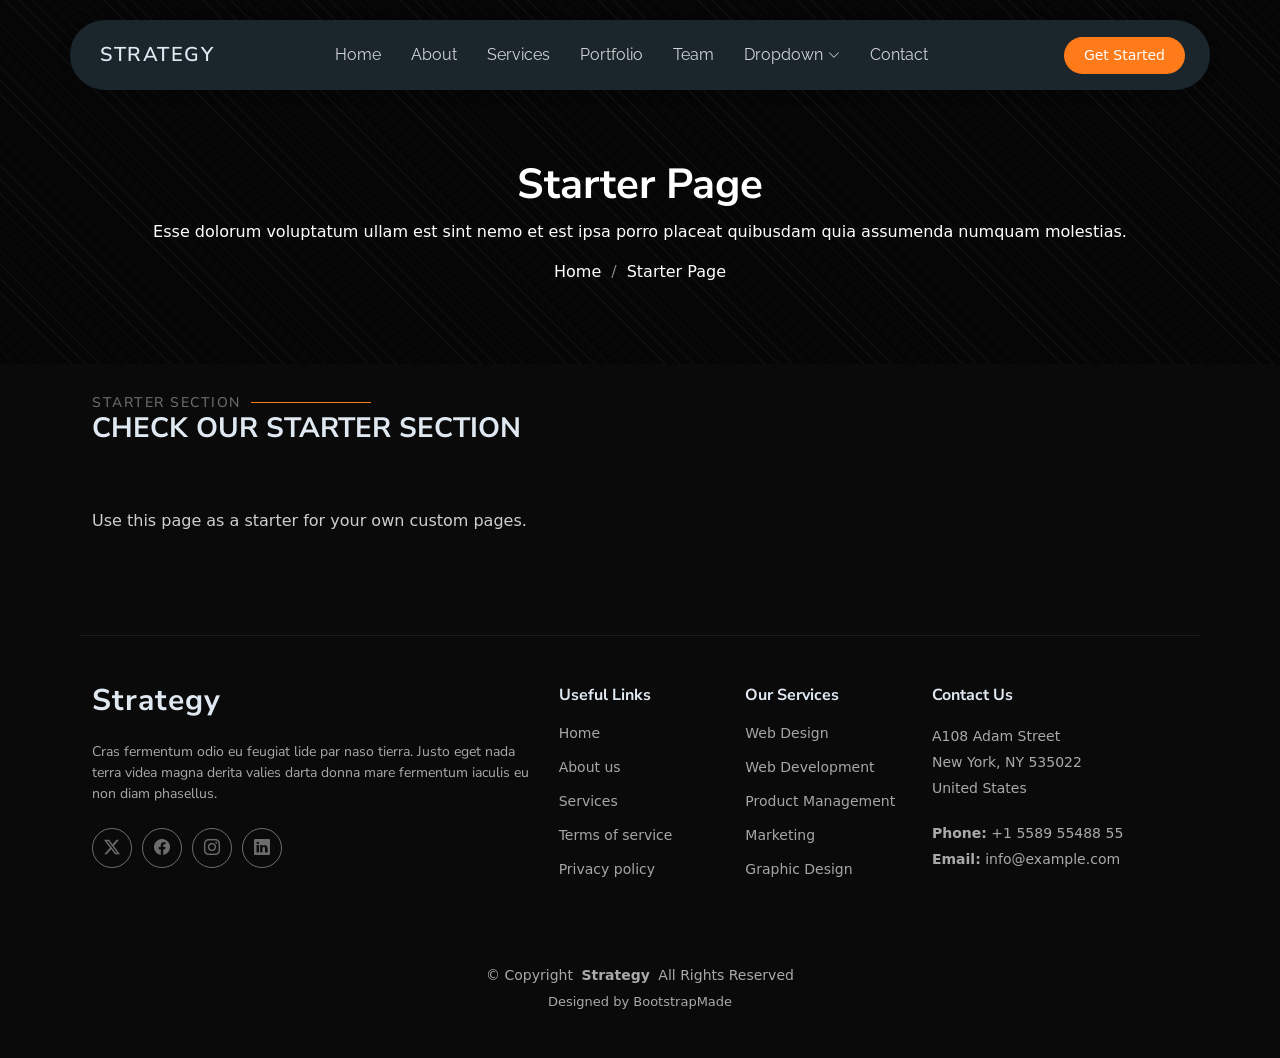
<file: starter-page.html>
<!DOCTYPE html>
<html lang="en">

<head>
  <meta charset="utf-8">
  <meta content="width=device-width, initial-scale=1.0" name="viewport">
  <title>Starter Page - Strategy Bootstrap Template</title>
  <meta name="description" content="">
  <meta name="keywords" content="">

  <!-- Favicons -->
  <link href="assets/img/favicon.png" rel="icon">
  <link href="assets/img/apple-touch-icon.png" rel="apple-touch-icon">

  <!-- Fonts -->
  <link href="https://fonts.googleapis.com" rel="preconnect">
  <link href="https://fonts.gstatic.com" rel="preconnect" crossorigin>
  <link href="https://fonts.googleapis.com/css2?family=Roboto:ital,wght@0,100;0,300;0,400;0,500;0,700;0,900;1,100;1,300;1,400;1,500;1,700;1,900&family=Raleway:ital,wght@0,100;0,200;0,300;0,400;0,500;0,600;0,700;0,800;0,900;1,100;1,200;1,300;1,400;1,500;1,600;1,700;1,800;1,900&family=Nunito+Sans:ital,wght@0,200;0,300;0,400;0,600;0,700;0,800;0,900;1,200;1,300;1,400;1,600;1,700;1,800;1,900&display=swap" rel="stylesheet">

  <!-- Vendor CSS Files -->
  <link href="assets/vendor/bootstrap/css/bootstrap.min.css" rel="stylesheet">
  <link href="assets/vendor/bootstrap-icons/bootstrap-icons.css" rel="stylesheet">
  <link href="assets/vendor/aos/aos.css" rel="stylesheet">
  <link href="assets/vendor/swiper/swiper-bundle.min.css" rel="stylesheet">
  <link href="assets/vendor/glightbox/css/glightbox.min.css" rel="stylesheet">

  <!-- Main CSS File -->
  <link href="assets/css/main.css" rel="stylesheet">

  <!-- =======================================================
  * Template Name: Strategy
  * Template URL: https://bootstrapmade.com/strategy-bootstrap-agency-template/
  * Updated: Jun 06 2025 with Bootstrap v5.3.6
  * Author: BootstrapMade.com
  * License: https://bootstrapmade.com/license/
  ======================================================== -->
</head>

<body class="starter-page-page">

  <header id="header" class="header d-flex align-items-center fixed-top">
    <div class="header-container container-fluid container-xl position-relative d-flex align-items-center justify-content-between">

      <a href="index.html" class="logo d-flex align-items-center me-auto me-xl-0">
        <!-- Uncomment the line below if you also wish to use an image logo -->
        <!-- <img src="assets/img/logo.webp" alt=""> -->
        <h1 class="sitename">Strategy</h1>
      </a>

      <nav id="navmenu" class="navmenu">
        <ul>
          <li><a href="#hero">Home</a></li>
          <li><a href="#about">About</a></li>
          <li><a href="#services">Services</a></li>
          <li><a href="#portfolio">Portfolio</a></li>
          <li><a href="#team">Team</a></li>
          <li class="dropdown"><a href="#"><span>Dropdown</span> <i class="bi bi-chevron-down toggle-dropdown"></i></a>
            <ul>
              <li><a href="#">Dropdown 1</a></li>
              <li class="dropdown"><a href="#"><span>Deep Dropdown</span> <i class="bi bi-chevron-down toggle-dropdown"></i></a>
                <ul>
                  <li><a href="#">Deep Dropdown 1</a></li>
                  <li><a href="#">Deep Dropdown 2</a></li>
                  <li><a href="#">Deep Dropdown 3</a></li>
                  <li><a href="#">Deep Dropdown 4</a></li>
                  <li><a href="#">Deep Dropdown 5</a></li>
                </ul>
              </li>
              <li><a href="#">Dropdown 2</a></li>
              <li><a href="#">Dropdown 3</a></li>
              <li><a href="#">Dropdown 4</a></li>
            </ul>
          </li>
          <li><a href="#contact">Contact</a></li>
        </ul>
        <i class="mobile-nav-toggle d-xl-none bi bi-list"></i>
      </nav>

      <a class="btn-getstarted" href="#about">Get Started</a>

    </div>
  </header>

  <main class="main">

    <!-- Page Title -->
    <div class="page-title dark-background" data-aos="fade">
      <div class="container position-relative">
        <h1>Starter Page</h1>
        <p>Esse dolorum voluptatum ullam est sint nemo et est ipsa porro placeat quibusdam quia assumenda numquam molestias.</p>
        <nav class="breadcrumbs">
          <ol>
            <li><a href="index.html">Home</a></li>
            <li class="current">Starter Page</li>
          </ol>
        </nav>
      </div>
    </div><!-- End Page Title -->

    <!-- Starter Section Section -->
    <section id="starter-section" class="starter-section section">

      <!-- Section Title -->
      <div class="container section-title" data-aos="fade-up">
        <h2>Starter Section</h2>
        <div><span>Check Our</span> <span class="description-title">Starter Section</span></div>
      </div><!-- End Section Title -->

      <div class="container" data-aos="fade-up">
        <p>Use this page as a starter for your own custom pages.</p>
      </div>

    </section><!-- /Starter Section Section -->

  </main>

  <footer id="footer" class="footer">

    <div class="container footer-top">
      <div class="row gy-4">
        <div class="col-lg-5 col-md-12 footer-about">
          <a href="index.html" class="logo d-flex align-items-center">
            <span class="sitename">Strategy</span>
          </a>
          <p>Cras fermentum odio eu feugiat lide par naso tierra. Justo eget nada terra videa magna derita valies darta donna mare fermentum iaculis eu non diam phasellus.</p>
          <div class="social-links d-flex mt-4">
            <a href=""><i class="bi bi-twitter-x"></i></a>
            <a href=""><i class="bi bi-facebook"></i></a>
            <a href=""><i class="bi bi-instagram"></i></a>
            <a href=""><i class="bi bi-linkedin"></i></a>
          </div>
        </div>

        <div class="col-lg-2 col-6 footer-links">
          <h4>Useful Links</h4>
          <ul>
            <li><a href="#">Home</a></li>
            <li><a href="#">About us</a></li>
            <li><a href="#">Services</a></li>
            <li><a href="#">Terms of service</a></li>
            <li><a href="#">Privacy policy</a></li>
          </ul>
        </div>

        <div class="col-lg-2 col-6 footer-links">
          <h4>Our Services</h4>
          <ul>
            <li><a href="#">Web Design</a></li>
            <li><a href="#">Web Development</a></li>
            <li><a href="#">Product Management</a></li>
            <li><a href="#">Marketing</a></li>
            <li><a href="#">Graphic Design</a></li>
          </ul>
        </div>

        <div class="col-lg-3 col-md-12 footer-contact text-center text-md-start">
          <h4>Contact Us</h4>
          <p>A108 Adam Street</p>
          <p>New York, NY 535022</p>
          <p>United States</p>
          <p class="mt-4"><strong>Phone:</strong> <span>+1 5589 55488 55</span></p>
          <p><strong>Email:</strong> <span>info@example.com</span></p>
        </div>

      </div>
    </div>

    <div class="container copyright text-center mt-4">
      <p>© <span>Copyright</span> <strong class="px-1 sitename">Strategy</strong> <span>All Rights Reserved</span></p>
      <div class="credits">
        <!-- All the links in the footer should remain intact. -->
        <!-- You can delete the links only if you've purchased the pro version. -->
        <!-- Licensing information: https://bootstrapmade.com/license/ -->
        <!-- Purchase the pro version with working PHP/AJAX contact form: [buy-url] -->
        Designed by <a href="https://bootstrapmade.com/">BootstrapMade</a>
      </div>
    </div>

  </footer>

  <!-- Scroll Top -->
  <a href="#" id="scroll-top" class="scroll-top d-flex align-items-center justify-content-center"><i class="bi bi-arrow-up-short"></i></a>

  <!-- Preloader -->
  <div id="preloader"></div>

  <!-- Vendor JS Files -->
  <script src="assets/vendor/bootstrap/js/bootstrap.bundle.min.js"></script>
  <script src="assets/vendor/php-email-form/validate.js"></script>
  <script src="assets/vendor/aos/aos.js"></script>
  <script src="assets/vendor/swiper/swiper-bundle.min.js"></script>
  <script src="assets/vendor/glightbox/js/glightbox.min.js"></script>
  <script src="assets/vendor/imagesloaded/imagesloaded.pkgd.min.js"></script>
  <script src="assets/vendor/isotope-layout/isotope.pkgd.min.js"></script>

  <!-- Main JS File -->
  <script src="assets/js/main.js"></script>

</body>

</html>
</file>
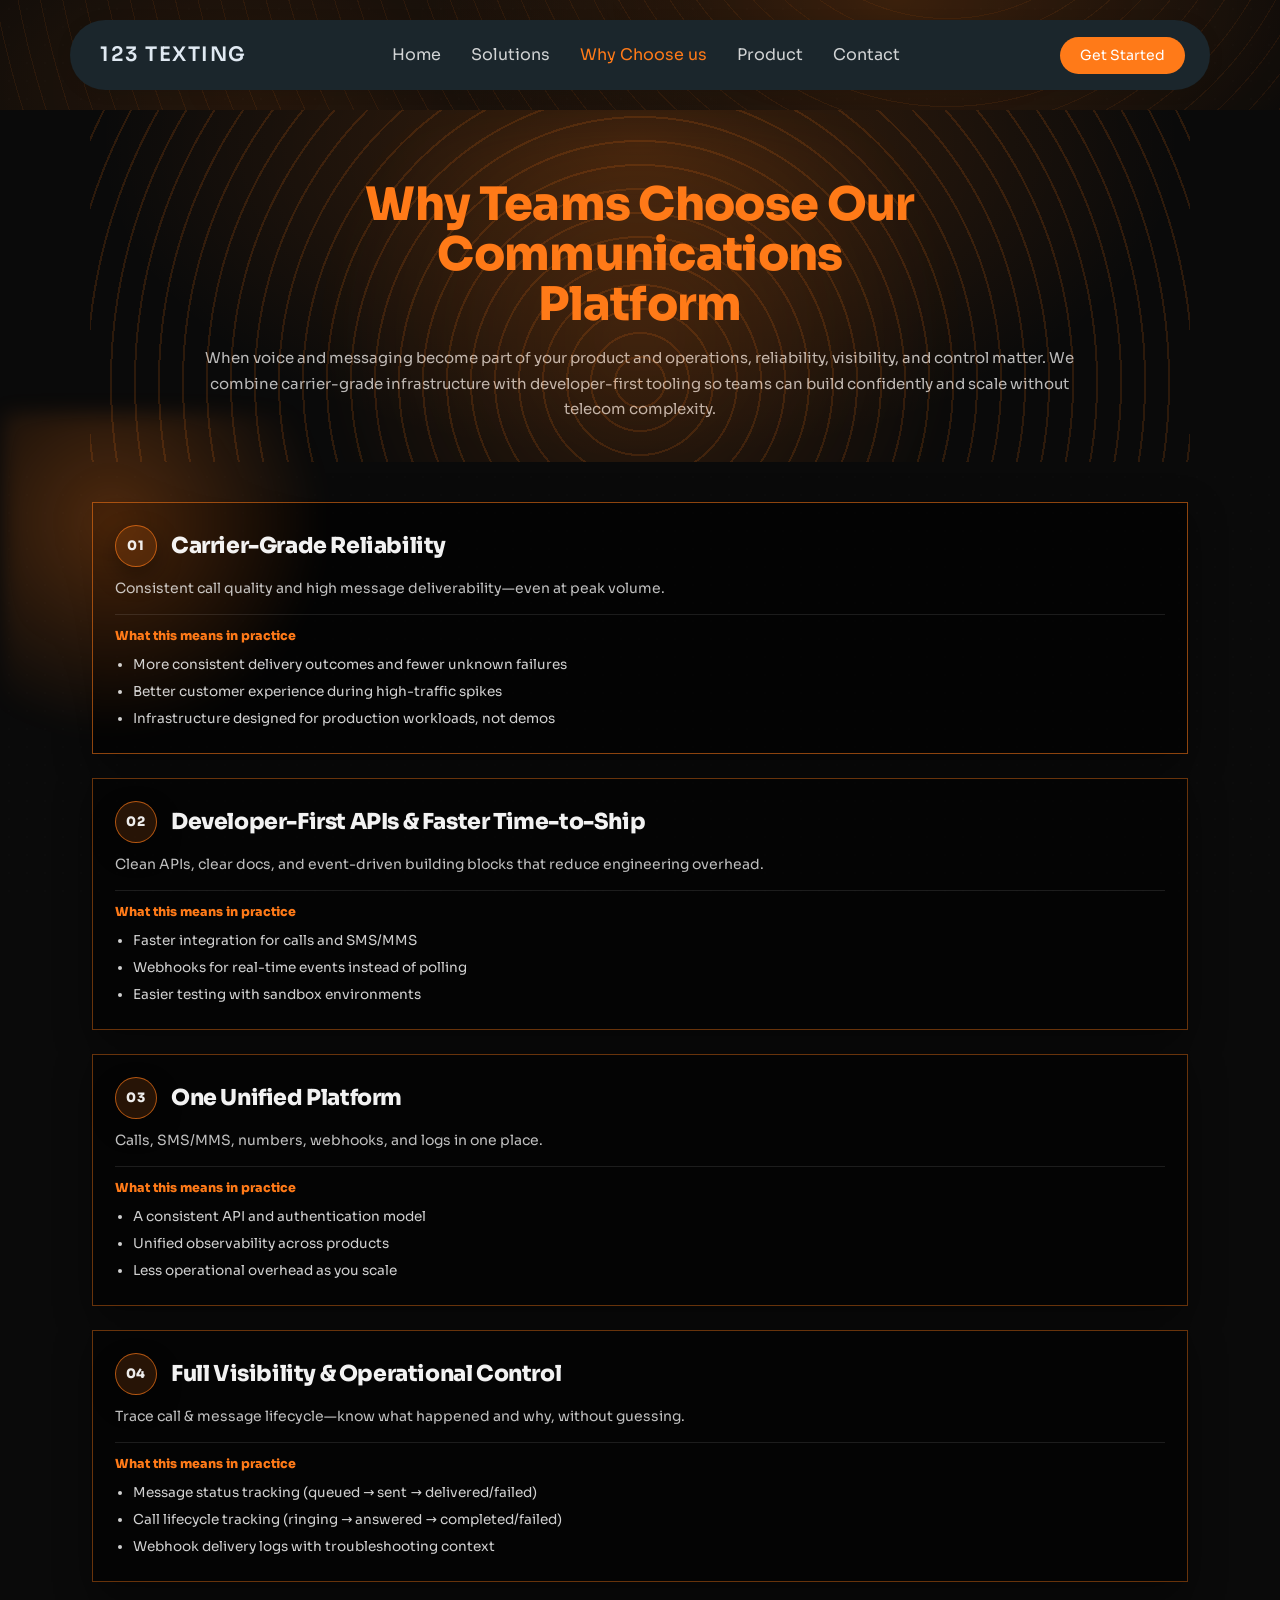
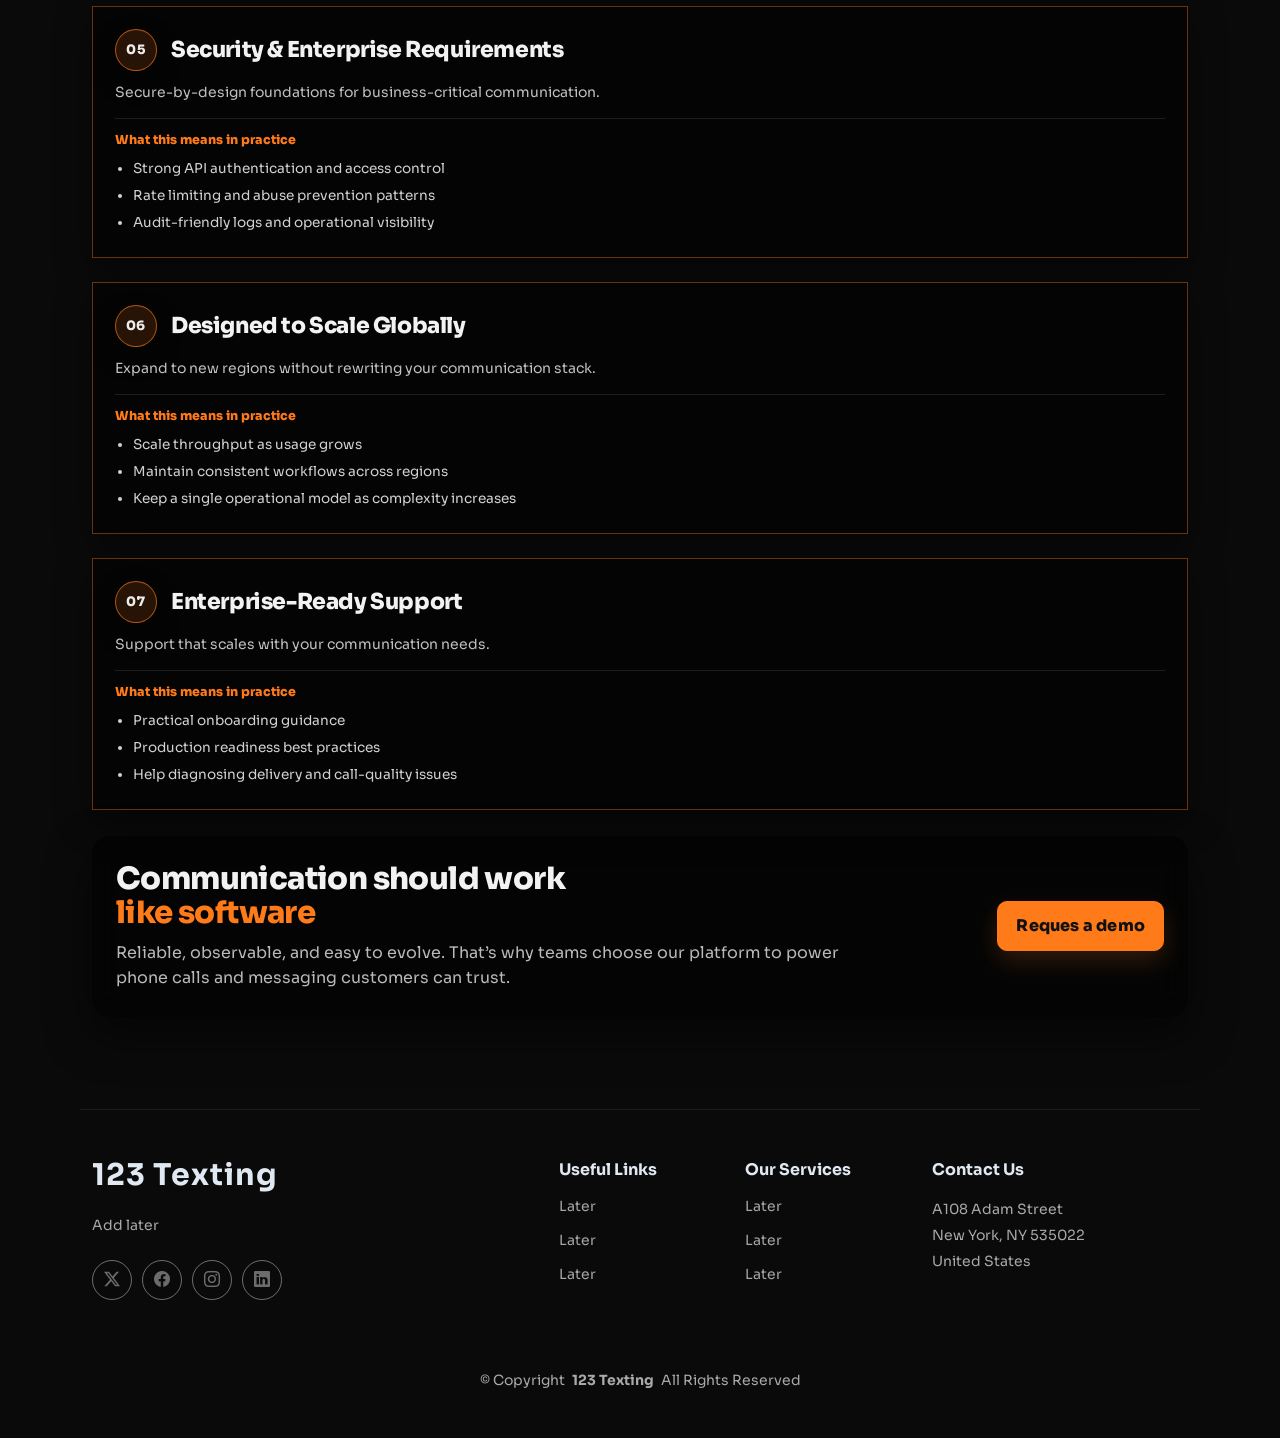
<file: whychooseus.html>
<!DOCTYPE html>
<html lang="en">

<head>
<link rel="preconnect" href="https://fonts.googleapis.com">
<link rel="preconnect" href="https://fonts.gstatic.com" crossorigin>
<link href="https://fonts.googleapis.com/css2?family=Sora:wght@400;600;800&display=swap" rel="stylesheet">


  <meta charset="utf-8">
  <meta content="width=device-width, initial-scale=1.0" name="viewport">
  <title>Why Choose Us - 123 Texting</title>
  <meta name="description" content="">
  <meta name="keywords" content="">

  <!-- Favicons -->
  <link href="assets/img/favicon.png" rel="icon">
  <link href="assets/img/apple-touch-icon.png" rel="apple-touch-icon">

  <!-- Fonts -->
  <link href="https://fonts.googleapis.com" rel="preconnect">
  <link href="https://fonts.gstatic.com" rel="preconnect" crossorigin>
  <link href="https://fonts.googleapis.com/css2?family=Roboto:ital,wght@0,100;0,300;0,400;0,500;0,700;0,900;1,100;1,300;1,400;1,500;1,700;1,900&family=Raleway:ital,wght@0,100;0,200;0,300;0,400;0,500;0,600;0,700;0,800;0,900;1,100;1,200;1,300;1,400;1,500;1,600;1,700;1,800;1,900&family=Nunito+Sans:ital,wght@0,200;0,300;0,400;0,600;0,700;0,800;0,900;1,200;1,300;1,400;1,600;1,700;1,800;1,900&display=swap" rel="stylesheet">

  <!-- Vendor CSS Files -->
  <link href="assets/vendor/bootstrap/css/bootstrap.min.css" rel="stylesheet">
  <link href="assets/vendor/bootstrap-icons/bootstrap-icons.css" rel="stylesheet">
  <link href="assets/vendor/aos/aos.css" rel="stylesheet">
  <link href="assets/vendor/swiper/swiper-bundle.min.css" rel="stylesheet">
  <link href="assets/vendor/glightbox/css/glightbox.min.css" rel="stylesheet">

  <!-- Main CSS File -->
  <link href="assets/css/main.css" rel="stylesheet">
  <style>
  :root{
    --default-font: "Sora", system-ui, -apple-system, "Segoe UI", Roboto, Arial, sans-serif;
    --heading-font: "Sora", system-ui, -apple-system, "Segoe UI", Roboto, Arial, sans-serif;
    --nav-font: "Sora", system-ui, -apple-system, "Segoe UI", Roboto, Arial, sans-serif;
  }
  html, body { font-family: var(--default-font) !important; }
  h1,h2,h3,h4,h5,h6 { font-family: var(--heading-font) !important; }
</style>

</head>

<body class="index-page">

<div class="global-arcs"></div>

   <header id="header" class="header d-flex align-items-center fixed-top">
    <div class="header-container container-fluid container-xl position-relative d-flex align-items-center justify-content-between">

      <a href="index.html" class="logo d-flex align-items-center me-auto me-xl-0">
        <!-- Uncomment the line below if you also wish to use an image logo -->
        <!-- <img src="assets/img/logo.webp" alt=""> -->
        <h1 class="sitename">123 Texting</h1>
      </a>

      <nav id="navmenu" class="navmenu">
        <ul>
          <li><a href="#hero">Home</a></li>
          <li><a href="#">Solutions</a></li>
          <li><a href="whychooseus.html" class="active">Why Choose us</a></li>
          <li class="dropdown"><a href="products.html"><span>Product</i></a>
          </li>
          <li><a href="contact.html">Contact</a></li>
        </ul>
        <i class="mobile-nav-toggle d-xl-none bi bi-list"></i>
      </nav>

      <a class="btn-getstarted" href="contact.html">Get Started</a>

    </div>
  </header>

  <main class="main" style="padding-top: 110px;">

  <!-- WHY HERO (dark + orange glow, giống vibe trang index) -->
  <section class="why-hero section">
    <div class="why-arcs"></div>
    <div class="container" data-aos="fade-up" data-aos-delay="100">
      <div class="row justify-content-center">
        <div class="col-lg-10 text-center">
          <h1 class="why-title mb-3" style="color:#FF7A18;">Why Teams Choose Our Communications Platform</h1>

          <p class="why-subtitle mb-0" >
            When voice and messaging become part of your product and operations, reliability, visibility, and control matter.
            We combine carrier-grade infrastructure with developer-first tooling so teams can build confidently and scale
            without telecom complexity.
          </p>
        </div>
      </div>
    </div>
    <div class="why-hero-glow"></div>
  </section>

  <!-- REASONS (thẻ style giống Solutions / FAQ: border trắng mờ + blur đen + glow cam) -->
  <section id="reasons" class="why-reasons section">
    <div class="container" data-aos="fade-up" data-aos-delay="100">
      <div class="row g-4 justify-content-center">

        <div class="col-lg-12">
          <div class="why-card why-card-active">
            <div class="why-card-top">
              <div class="why-badge">01</div>
              <h3>Carrier-Grade Reliability</h3>
            </div>
            <p class="why-desc">Consistent call quality and high message deliverability—even at peak volume.</p>
            <div class="why-divider"></div>
            <div class="why-meta-title">What this means in practice</div>
            <ul class="why-list">
              <li>More consistent delivery outcomes and fewer unknown failures</li>
              <li>Better customer experience during high-traffic spikes</li>
              <li>Infrastructure designed for production workloads, not demos</li>
            </ul>
          </div>
        </div>

        <div class="col-lg-6">
          <div class="why-card">
            <div class="why-card-top">
              <div class="why-badge">02</div>
              <h3>Developer-First APIs & Faster Time-to-Ship</h3>
            </div>
            <p class="why-desc">Clean APIs, clear docs, and event-driven building blocks that reduce engineering overhead.</p>
            <div class="why-divider"></div>
            <div class="why-meta-title">What this means in practice</div>
            <ul class="why-list">
              <li>Faster integration for calls and SMS/MMS</li>
              <li>Webhooks for real-time events instead of polling</li>
              <li>Easier testing with sandbox environments</li>
            </ul>
          </div>
        </div>

        <div class="col-lg-6">
          <div class="why-card">
            <div class="why-card-top">
              <div class="why-badge">03</div>
              <h3>One Unified Platform</h3>
            </div>
            <p class="why-desc">Calls, SMS/MMS, numbers, webhooks, and logs in one place.</p>
            <div class="why-divider"></div>
            <div class="why-meta-title">What this means in practice</div>
            <ul class="why-list">
              <li>A consistent API and authentication model</li>
              <li>Unified observability across products</li>
              <li>Less operational overhead as you scale</li>
            </ul>
          </div>
        </div>

        <div class="col-lg-6">
          <div class="why-card">
            <div class="why-card-top">
              <div class="why-badge">04</div>
              <h3>Full Visibility & Operational Control</h3>
            </div>
            <p class="why-desc">Trace call & message lifecycle—know what happened and why, without guessing.</p>
            <div class="why-divider"></div>
            <div class="why-meta-title">What this means in practice</div>
            <ul class="why-list">
              <li>Message status tracking (queued → sent → delivered/failed)</li>
              <li>Call lifecycle tracking (ringing → answered → completed/failed)</li>
              <li>Webhook delivery logs with troubleshooting context</li>
            </ul>
          </div>
        </div>

        <div class="col-lg-6">
          <div class="why-card">
            <div class="why-card-top">
              <div class="why-badge">05</div>
              <h3>Security & Enterprise Requirements</h3>
            </div>
            <p class="why-desc">Secure-by-design foundations for business-critical communication.</p>
            <div class="why-divider"></div>
            <div class="why-meta-title">What this means in practice</div>
            <ul class="why-list">
              <li>Strong API authentication and access control</li>
              <li>Rate limiting and abuse prevention patterns</li>
              <li>Audit-friendly logs and operational visibility</li>
            </ul>
          </div>
        </div>

        <div class="col-lg-6">
          <div class="why-card">
            <div class="why-card-top">
              <div class="why-badge">06</div>
              <h3>Designed to Scale Globally</h3>
            </div>
            <p class="why-desc">Expand to new regions without rewriting your communication stack.</p>
            <div class="why-divider"></div>
            <div class="why-meta-title">What this means in practice</div>
            <ul class="why-list">
              <li>Scale throughput as usage grows</li>
              <li>Maintain consistent workflows across regions</li>
              <li>Keep a single operational model as complexity increases</li>
            </ul>
          </div>
        </div>

        <div class="col-lg-12">
          <div class="why-card">
            <div class="why-card-top">
              <div class="why-badge">07</div>
              <h3>Enterprise-Ready Support</h3>
            </div>
            <p class="why-desc">Support that scales with your communication needs.</p>
            <div class="why-divider"></div>
            <div class="why-meta-title">What this means in practice</div>
            <ul class="why-list">
              <li>Practical onboarding guidance</li>
              <li>Production readiness best practices</li>
              <li>Help diagnosing delivery and call-quality issues</li>
            </ul>
          </div>
        </div>

      </div>
    </div>

        <div class="container" data-aos="fade-up" data-aos-delay="100">
      <div class="why-cta-box">
        <div>
          <h2 class="mb-2">Communication should work <span class="accent" style="color:#FF7A18;"><br>like software</span></h2>
          <p class="mb-0">
            Reliable, observable, and easy to evolve. That’s why teams choose our platform to power phone calls and messaging customers can trust.
          </p>
        </div>
        <a class="btn btn-primary btn-submit" href="contact.html">Reques a demo</a>
      </div>
    </div>
  </section>

</main>


  <footer id="footer" class="footer">

    <div class="container footer-top">
      <div class="row gy-4">
        <div class="col-lg-5 col-md-12 footer-about">
          <a href="#" class="logo d-flex align-items-center">
            <span class="sitename">123 Texting</span>
          </a>
          <p>Add later</p>
          <div class="social-links d-flex mt-4">
            <a href=""><i class="bi bi-twitter-x"></i></a>
            <a href=""><i class="bi bi-facebook"></i></a>
            <a href=""><i class="bi bi-instagram"></i></a>
            <a href=""><i class="bi bi-linkedin"></i></a>
          </div>
        </div>

        <div class="col-lg-2 col-6 footer-links">
          <h4>Useful Links</h4>
          <ul>
            <li><a href="#">Later</a></li>
            <li><a href="#">Later</a></li>
            <li><a href="#">Later</a></li>
          </ul>
        </div>

        <div class="col-lg-2 col-6 footer-links">
          <h4>Our Services</h4>
          <ul>
            <li><a href="#">Later</a></li>
            <li><a href="#">Later</a></li>
            <li><a href="#">Later</a></li>
          </ul>
        </div>

        <div class="col-lg-3 col-md-12 footer-contact text-center text-md-start">
          <h4>Contact Us</h4>
          <p>A108 Adam Street</p>
          <p>New York, NY 535022</p>
          <p>United States</p>
        </div>

      </div>
    </div>

    <div class="container copyright text-center mt-4">
      <p>© <span>Copyright</span> <strong class="px-1 sitename">123 Texting</strong> <span>All Rights Reserved</span></p>
    </div>

  </footer>

  <!-- Scroll Top -->
  <a href="#" id="scroll-top" class="scroll-top d-flex align-items-center justify-content-center"><i class="bi bi-arrow-up-short"></i></a>

  <!-- Preloader -->
  <div id="preloader"></div>

  <!-- Vendor JS Files -->
  <script src="assets/vendor/bootstrap/js/bootstrap.bundle.min.js"></script>
  <script src="assets/vendor/php-email-form/validate.js"></script>
  <script src="assets/vendor/aos/aos.js"></script>
  <script src="assets/vendor/swiper/swiper-bundle.min.js"></script>
  <script src="assets/vendor/glightbox/js/glightbox.min.js"></script>
  <script src="assets/vendor/imagesloaded/imagesloaded.pkgd.min.js"></script>
  <script src="assets/vendor/isotope-layout/isotope.pkgd.min.js"></script>

  <!-- Main JS File -->
  <script src="assets/js/main.js"></script>

</body>

</html>
</file>
<file: assets/css/main.css>
/**
* Template Name: Strategy
* Template URL: https://bootstrapmade.com/strategy-bootstrap-agency-template/
* Updated: Jun 06 2025 with Bootstrap v5.3.6
* Author: BootstrapMade.com
* License: https://bootstrapmade.com/license/
*/

/*--------------------------------------------------------------
# Font & Color Variables
# Help: https://bootstrapmade.com/color-system/
--------------------------------------------------------------*/
/* Fonts */
:root {
  --default-font:
    "Roboto", system-ui, -apple-system, "Segoe UI", Roboto, "Helvetica Neue",
    Arial, "Noto Sans", "Liberation Sans", sans-serif, "Apple Color Emoji",
    "Segoe UI Emoji", "Segoe UI Symbol", "Noto Color Emoji";
  --heading-font: "Nunito Sans", sans-serif;
  --nav-font: "Raleway", sans-serif;
}

/* Global Colors - The following color variables are used throughout the website. Updating them here will change the color scheme of the entire website */
:root {
  --background-color: #0a0a0a; /* Background color for the entire website, including individual sections */
  --default-color: rgba(
    255,
    255,
    255,
    0.8
  ); /* Default color used for the majority of the text content across the entire website */
  --heading-color: #e0e9f2; /* Color for headings, subheadings and title throughout the website */
  --accent-color: #ff7a18; /* Accent color that represents your brand on the website. It's used for buttons, links, and other elements that need to stand out */
  --surface-color: #1b262c; /* The surface color is used as a background of boxed elements within sections, such as cards, icon boxes, or other elements that require a visual separation from the global background. */
  --contrast-color: #ffffff; /* Contrast color for text, ensuring readability against backgrounds of accent, heading, or default colors. */
}

/* Nav Menu Colors - The following color variables are used specifically for the navigation menu. They are separate from the global colors to allow for more customization options */
:root {
  --nav-color: rgba(
    255,
    255,
    255,
    0.8
  ); /* The default color of the main navmenu links */
  --nav-hover-color: #ff7a18; /* Applied to main navmenu links when they are hovered over or active */
  --nav-mobile-background-color: #29343a; /* Used as the background color for mobile navigation menu */
  --nav-dropdown-background-color: #29343a; /* Used as the background color for dropdown items that appear when hovering over primary navigation items */
  --nav-dropdown-color: rgba(
    255,
    255,
    255,
    0.8
  ); /* Used for navigation links of the dropdown items in the navigation menu. */
  --nav-dropdown-hover-color: #ff7a18; /* Similar to --nav-hover-color, this color is applied to dropdown navigation links when they are hovered over. */
}

/* Color Presets - These classes override global colors when applied to any section or element, providing reuse of the sam color scheme. */

.light-background {
  --background-color: #0d1d26;
  --surface-color: #16262f;
}

.dark-background {
  --background-color: #060606;
  --default-color: #ffffff;
  --heading-color: #ffffff;
  --surface-color: #252525;
  --contrast-color: #ffffff;
}

/* Smooth scroll */
:root {
  scroll-behavior: smooth;
}

/*--------------------------------------------------------------
# General Styling & Shared Classes
--------------------------------------------------------------*/
body {
  color: var(--default-color);
  background-color: var(--background-color);
  font-family: var(--default-font);
}

a {
  color: var(--accent-color);
  text-decoration: none;
  transition: 0.3s;
}

a:hover {
  color: color-mix(in srgb, var(--accent-color), transparent 25%);
  text-decoration: none;
}

h1,
h2,
h3,
h4,
h5,
h6 {
  color: var(--heading-color);
  font-family: var(--heading-font);
}

/* PHP Email Form Messages
------------------------------*/
.php-email-form .error-message {
  display: none;
  background: #df1529;
  color: #ffffff;
  text-align: left;
  padding: 15px;
  margin-bottom: 24px;
  font-weight: 600;
}

.php-email-form .sent-message {
  display: none;
  color: #ffffff;
  background: #059652;
  text-align: center;
  padding: 15px;
  margin-bottom: 24px;
  font-weight: 600;
}

.php-email-form .loading {
  display: none;
  background: var(--surface-color);
  text-align: center;
  padding: 15px;
  margin-bottom: 24px;
}

.php-email-form .loading:before {
  content: "";
  display: inline-block;
  border-radius: 50%;
  width: 24px;
  height: 24px;
  margin: 0 10px -6px 0;
  border: 3px solid var(--accent-color);
  border-top-color: var(--surface-color);
  animation: php-email-form-loading 1s linear infinite;
}

@keyframes php-email-form-loading {
  0% {
    transform: rotate(0deg);
  }

  100% {
    transform: rotate(360deg);
  }
}

/*--------------------------------------------------------------
# Global Header
--------------------------------------------------------------*/
.header {
  --background-color: rgba(255, 255, 255, 0);
  color: var(--default-color);
  background-color: var(--background-color);
  padding: 20px 0;
  transition: all 0.5s;
  z-index: 997;
}

.header .header-container {
  background: var(--surface-color);
  border-radius: 50px;
  padding: 5px 25px 5px 30px;
  box-shadow: 0px 2px 15px rgba(0, 0, 0, 0.1);
}

.header .logo {
  line-height: 1;
}

.header .logo img {
  max-height: 36px;
  margin-right: 8px;
}

.header .logo h1 {
  font-size: 20px;
  margin: 0;
  font-weight: 600;
  text-transform: uppercase;
  letter-spacing: 1.5px;
  color: var(--heading-color);
}

.header .btn-getstarted,
.header .btn-getstarted:focus {
  color: var(--contrast-color);
  background: var(--accent-color);
  font-size: 14px;
  padding: 8px 20px;
  margin: 0 0 0 30px;
  border-radius: 50px;
  transition: 0.3s;
}

.header .btn-getstarted:hover,
.header .btn-getstarted:focus:hover {
  color: var(--contrast-color);
  background: color-mix(in srgb, var(--accent-color), transparent 15%);
}

@media (max-width: 1200px) {
  .header {
    padding-top: 10px;
  }

  .header .header-container {
    margin-left: 10px;
    margin-right: 10px;
    padding: 10px 5px 10px 15px;
  }

  .header .logo {
    order: 1;
  }

  .header .btn-getstarted {
    order: 2;
    margin: 0 10px 0 0;
    padding: 6px 15px;
  }

  .header .navmenu {
    order: 3;
  }
}

/*--------------------------------------------------------------
# Navigation Menu
--------------------------------------------------------------*/
/* Navmenu - Desktop */
@media (min-width: 1200px) {
  .navmenu {
    padding: 0;
  }

  .navmenu ul {
    margin: 0;
    padding: 0;
    display: flex;
    list-style: none;
    align-items: center;
  }

  .navmenu li {
    position: relative;
  }

  .navmenu a,
  .navmenu a:focus {
    color: var(--nav-color);
    padding: 18px 15px;
    font-size: 16px;
    font-family: var(--nav-font);
    font-weight: 400;
    display: flex;
    align-items: center;
    justify-content: space-between;
    white-space: nowrap;
    transition: 0.3s;
  }

  .navmenu a i,
  .navmenu a:focus i {
    font-size: 12px;
    line-height: 0;
    margin-left: 5px;
    transition: 0.3s;
  }

  .navmenu li:last-child a {
    padding-right: 0;
  }

  .navmenu li:hover > a,
  .navmenu .active,
  .navmenu .active:focus {
    color: var(--nav-hover-color);
  }

  .navmenu .dropdown ul {
    margin: 0;
    padding: 10px 0;
    background: var(--nav-dropdown-background-color);
    display: block;
    position: absolute;
    visibility: hidden;
    left: 14px;
    top: 130%;
    opacity: 0;
    transition: 0.3s;
    border-radius: 4px;
    z-index: 99;
    box-shadow: 0px 0px 30px rgba(0, 0, 0, 0.1);
  }

  .navmenu .dropdown ul li {
    min-width: 200px;
  }

  .navmenu .dropdown ul a {
    padding: 10px 20px;
    font-size: 15px;
    text-transform: none;
    color: var(--nav-dropdown-color);
  }

  .navmenu .dropdown ul a i {
    font-size: 12px;
  }

  .navmenu .dropdown ul a:hover,
  .navmenu .dropdown ul .active:hover,
  .navmenu .dropdown ul li:hover > a {
    color: var(--nav-dropdown-hover-color);
  }

  .navmenu .dropdown:hover > ul {
    opacity: 1;
    top: 100%;
    visibility: visible;
  }

  .navmenu .dropdown .dropdown ul {
    top: 0;
    left: -90%;
    visibility: hidden;
  }

  .navmenu .dropdown .dropdown:hover > ul {
    opacity: 1;
    top: 0;
    left: -100%;
    visibility: visible;
  }
}

/* Navmenu - Mobile */
@media (max-width: 1199px) {
  .mobile-nav-toggle {
    color: var(--nav-color);
    font-size: 28px;
    line-height: 0;
    margin-right: 10px;
    cursor: pointer;
    transition: color 0.3s;
  }

  .navmenu {
    padding: 0;
    z-index: 9997;
  }

  .navmenu ul {
    display: none;
    list-style: none;
    position: absolute;
    inset: 60px 20px 20px 20px;
    padding: 10px 0;
    margin: 0;
    border-radius: 6px;
    background-color: var(--nav-mobile-background-color);
    overflow-y: auto;
    transition: 0.3s;
    z-index: 9998;
    box-shadow: 0px 0px 30px rgba(0, 0, 0, 0.1);
  }

  .navmenu a,
  .navmenu a:focus {
    color: var(--nav-dropdown-color);
    padding: 10px 20px;
    font-family: var(--nav-font);
    font-size: 17px;
    font-weight: 500;
    display: flex;
    align-items: center;
    justify-content: space-between;
    white-space: nowrap;
    transition: 0.3s;
  }

  .navmenu a i,
  .navmenu a:focus i {
    font-size: 12px;
    line-height: 0;
    margin-left: 5px;
    width: 30px;
    height: 30px;
    display: flex;
    align-items: center;
    justify-content: center;
    border-radius: 50%;
    transition: 0.3s;
    background-color: color-mix(in srgb, var(--accent-color), transparent 90%);
  }

  .navmenu a i:hover,
  .navmenu a:focus i:hover {
    background-color: var(--accent-color);
    color: var(--contrast-color);
  }

  .navmenu a:hover,
  .navmenu .active,
  .navmenu .active:focus {
    color: var(--nav-dropdown-hover-color);
  }

  .navmenu .active i,
  .navmenu .active:focus i {
    background-color: var(--accent-color);
    color: var(--contrast-color);
    transform: rotate(180deg);
  }

  .navmenu .dropdown ul {
    position: static;
    display: none;
    z-index: 99;
    padding: 10px 0;
    margin: 10px 20px;
    background-color: var(--nav-dropdown-background-color);
    border: 1px solid color-mix(in srgb, var(--default-color), transparent 90%);
    box-shadow: none;
    transition: all 0.5s ease-in-out;
  }

  .navmenu .dropdown ul ul {
    background-color: rgba(33, 37, 41, 0.1);
  }

  .navmenu .dropdown > .dropdown-active {
    display: block;
    background-color: rgba(33, 37, 41, 0.03);
  }

  .mobile-nav-active {
    overflow: hidden;
  }

  .mobile-nav-active .mobile-nav-toggle {
    color: #fff;
    position: absolute;
    font-size: 32px;
    top: 15px;
    right: 15px;
    margin-right: 0;
    z-index: 9999;
  }

  .mobile-nav-active .navmenu {
    position: fixed;
    overflow: hidden;
    inset: 0;
    background: rgba(33, 37, 41, 0.8);
    transition: 0.3s;
  }

  .mobile-nav-active .navmenu > ul {
    display: block;
  }
}

/*--------------------------------------------------------------
# Global Footer
--------------------------------------------------------------*/
.footer {
  color: var(--default-color);
  background-color: var(--background-color);
  font-size: 14px;
  padding-bottom: 50px;
  position: relative;
}

.footer .footer-top {
  padding-top: 50px;
  border-top: 1px solid
    color-mix(in srgb, var(--default-color), transparent 90%);
}

.footer .footer-about .logo {
  line-height: 1;
  margin-bottom: 25px;
}

.footer .footer-about .logo img {
  max-height: 40px;
  margin-right: 6px;
}

.footer .footer-about .logo span {
  color: var(--heading-color);
  font-size: 30px;
  font-weight: 700;
  letter-spacing: 1px;
  font-family: var(--heading-font);
}

.footer .footer-about p {
  font-size: 14px;
  font-family: var(--heading-font);
}

.footer .social-links a {
  display: flex;
  align-items: center;
  justify-content: center;
  width: 40px;
  height: 40px;
  border-radius: 50%;
  border: 1px solid color-mix(in srgb, var(--default-color), transparent 50%);
  font-size: 16px;
  color: color-mix(in srgb, var(--default-color), transparent 50%);
  margin-right: 10px;
  transition: 0.3s;
}

.footer .social-links a:hover {
  color: var(--accent-color);
  border-color: var(--accent-color);
}

.footer h4 {
  font-size: 16px;
  font-weight: bold;
  position: relative;
  padding-bottom: 12px;
}

.footer .footer-links {
  margin-bottom: 30px;
}

.footer .footer-links ul {
  list-style: none;
  padding: 0;
  margin: 0;
}

.footer .footer-links ul i {
  padding-right: 2px;
  font-size: 12px;
  line-height: 0;
}

.footer .footer-links ul li {
  padding: 10px 0;
  display: flex;
  align-items: center;
}

.footer .footer-links ul li:first-child {
  padding-top: 0;
}

.footer .footer-links ul a {
  color: color-mix(in srgb, var(--default-color), transparent 20%);
  display: inline-block;
  line-height: 1;
}

.footer .footer-links ul a:hover {
  color: var(--accent-color);
}

.footer .footer-contact p {
  margin-bottom: 5px;
}

.footer .copyright {
  padding-top: 25px;
  padding-bottom: 25px;
}

.footer .copyright p {
  margin-bottom: 0;
}

.footer .credits {
  margin-top: 6px;
  font-size: 13px;
}

/*--------------------------------------------------------------
# Preloader
--------------------------------------------------------------*/
#preloader {
  position: fixed;
  inset: 0;
  z-index: 999999;
  overflow: hidden;
  background: var(--background-color);
  transition: all 0.6s ease-out;
}

#preloader:before {
  content: "";
  position: fixed;
  top: calc(50% - 30px);
  left: calc(50% - 30px);
  border: 6px solid #ffffff;
  border-color: var(--accent-color) transparent var(--accent-color) transparent;
  border-radius: 50%;
  width: 60px;
  height: 60px;
  animation: animate-preloader 1.5s linear infinite;
}

@keyframes animate-preloader {
  0% {
    transform: rotate(0deg);
  }

  100% {
    transform: rotate(360deg);
  }
}

/*--------------------------------------------------------------
# Scroll Top Button
--------------------------------------------------------------*/
.scroll-top {
  position: fixed;
  visibility: hidden;
  opacity: 0;
  right: 15px;
  bottom: -15px;
  z-index: 99999;
  background-color: var(--accent-color);
  width: 44px;
  height: 44px;
  border-radius: 50px;
  transition: all 0.4s;
}

.scroll-top i {
  font-size: 24px;
  color: var(--contrast-color);
  line-height: 0;
}

.scroll-top:hover {
  background-color: color-mix(in srgb, var(--accent-color), transparent 20%);
  color: var(--contrast-color);
}

.scroll-top.active {
  visibility: visible;
  opacity: 1;
  bottom: 15px;
}

/*--------------------------------------------------------------
# Disable aos animation delay on mobile devices
--------------------------------------------------------------*/
@media screen and (max-width: 768px) {
  [data-aos-delay] {
    transition-delay: 0 !important;
  }
}

/*--------------------------------------------------------------
# Global Page Titles & Breadcrumbs
--------------------------------------------------------------*/
.page-title {
  color: var(--default-color);
  background-color: var(--background-color);
  background-size: cover;
  background-position: center;
  background-repeat: no-repeat;
  padding: 160px 0 80px 0;
  text-align: center;
  position: relative;
}

.page-title::after {
  content: "";
  position: absolute;
  top: 0;
  left: 0;
  right: 0;
  bottom: 0;
  background-image: repeating-linear-gradient(
    45deg,
    rgba(255, 255, 255, 0.02) 0px,
    rgba(255, 255, 255, 0.05) 1px,
    transparent 1px,
    transparent 10px
  );
  z-index: 1;
}

.page-title h1 {
  font-size: 42px;
  font-weight: 700;
  margin-bottom: 10px;
}

.page-title .breadcrumbs ol {
  display: flex;
  flex-wrap: wrap;
  list-style: none;
  justify-content: center;
  padding: 0;
  margin: 0;
  font-size: 16px;
  font-weight: 400;
}

.page-title .breadcrumbs ol li + li {
  padding-left: 10px;
}

.page-title .breadcrumbs ol li + li::before {
  content: "/";
  display: inline-block;
  padding-right: 10px;
  color: color-mix(in srgb, var(--default-color), transparent 50%);
}

/*--------------------------------------------------------------
# Global Sections
--------------------------------------------------------------*/
section,
.section {
  color: var(--default-color);
  background-color: var(--background-color);
  padding: 60px 0;
  scroll-margin-top: 90px;
  overflow: visible;
}

@media (max-width: 1199px) {
  section,
  .section {
    scroll-margin-top: 66px;
  }
}

/*--------------------------------------------------------------
# Global Section Titles
--------------------------------------------------------------*/
.section-title {
  padding-bottom: 60px;
  position: relative;
}

.section-title h2 {
  font-size: 14px;
  font-weight: 500;
  padding: 0;
  line-height: 1px;
  margin: 0;
  letter-spacing: 1.5px;
  text-transform: uppercase;
  color: color-mix(in srgb, var(--default-color), transparent 50%);
  position: relative;
}

.section-title h2::after {
  content: "";
  width: 120px;
  height: 1px;
  display: inline-block;
  background: var(--accent-color);
  margin: 4px 10px;
}

.section-title div {
  color: var(--heading-color);
  margin: 0;
  margin: 0;
  font-size: 28px;
  font-weight: 700;
  text-transform: uppercase;
  font-family: var(--heading-font);
}

/*--------------------------------------------------------------
# Hero Section
--------------------------------------------------------------*/
/* Header luôn ở lớp trên cùng */
:root {
  --header-h: 84px; /* chỉnh theo chiều cao header thật */
}

#hero.hero-waves-canvas {
  position: relative;
  min-height: 100vh;
  width: 100%;
  display: flex;
  align-items: center;
  overflow: hidden;
  padding: 100px 0;
}

#hero.hero-waves-canvas .container,
#hero.hero-waves-canvas .container-fluid {
  position: relative;
  z-index: 2;
}

#hero.hero-waves-canvas .content-col {
  display: flex;
  flex-direction: column;
  justify-content: center;
  padding-right: 3rem;
}

#hero.hero-waves-canvas .agency-name {
  margin-bottom: 1.5rem;
}

#hero.hero-waves-canvas.agency-name h5 {
  font-size: 1.25rem;
  font-weight: 600;
  letter-spacing: 1px;
  color: var(--contrast-color);
  margin: 0;
}

#hero.hero-waves-canvas .main-heading {
  margin-bottom: 2rem;
  margin-top: 8px;
}

#hero.hero-waves-canvas .main-heading h1 {
  font-size: 5rem;
  font-weight: 400;
  line-height: 1.1;
  letter-spacing: -1px;
  margin: 0;
}

@media (max-width: 1200px) {
  .hero .main-heading h1 {
    font-size: 4rem;
  }
}

@media (max-width: 767px) {
  .hero .main-heading h1 {
    font-size: 3rem;
  }
}

@media (max-width: 480px) {
  .hero .main-heading h1 {
    font-size: 2.5rem;
  }
}

#hero.hero-waves-canvas .divider {
  width: 60%;
  height: 1px;
  background-color: color-mix(in srgb, var(--default-color), transparent 85%);
  margin-bottom: 2rem;
}

@media (max-width: 767px) {
  .hero .divider {
    width: 100%;
  }
}

#hero.hero-waves-canvas .description {
  margin-bottom: 2.5rem;
}

#hero.hero-waves-canvas .description p {
  font-size: 1rem;
  line-height: 1.7;
  color: color-mix(in srgb, var(--default-color), transparent 20%);
  margin: 0;
}

#hero.hero-waves-canvas .cta-button .btn {
  display: inline-flex;
  align-items: center;
  background-color: transparent;
  border: 1px solid color-mix(in srgb, var(--default-color), transparent 40%);
  color: var(--default-color);
  padding: 0.75rem 1.5rem;
  border-radius: 50px;
  font-size: 0.9rem;
  font-weight: 600;
  letter-spacing: 1px;
  transition: all 0.3s ease;
}

#hero.hero-waves-canvas .cta-button .btn span {
  margin-right: 0.5rem;
}

#hero.hero-waves-canvas .cta-button .btn i {
  font-size: 1.2rem;
  transition: transform 0.3s ease;
}

#hero.hero-waves-canvas .cta-button .btn:hover {
  background-color: var(--accent-color);
  border-color: var(--accent-color);
  color: var(--contrast-color);
}

#hero.hero-waves-canvas .cta-button .btn:hover i {
  transform: translateX(5px);
}

/* hero background không chạm phần header */
.hero .hero-bg,
.hero #heroWave {
  top: var(--header-h);
  height: calc(100% - var(--header-h));
}

.hero.hero-waves {
  position: relative;
  background: #0a0a0a;
  overflow: hidden;
  min-height: 100vh;
  display: flex;
  align-items: flex-start; /* <<< QUAN TRỌNG */
}

/* Content lên trên */
.hero.hero-waves .container,
.hero.hero-waves .row,
.hero.hero-waves .content-col,
.hero.hero-waves .visual-content {
  position: relative;
  z-index: 2;
}

/* BG layer */
.hero.hero-waves .hero-bg {
  position: absolute;
  inset: 0;
  z-index: 0;
  pointer-events: none;
  opacity: 1;
}

.hero-waves-canvas {
  position: relative;
  background: #0a0a0a;
  overflow: hidden;
}

#heroWave {
  position: absolute;
  inset: 0;
  width: 100%;
  height: 100%;
  z-index: 0;
  pointer-events: none;
}

/* content lên trên */
#hero.hero-waves-canvas .container {
  position: relative;
  z-index: 3;
}

#hero.hero-waves-canvas .orange-glow {
  position: absolute;
  inset: 0;
  z-index: 0;
  pointer-events: none;
  background:
    radial-gradient(
      520px 420px at 14% 56%,
      rgba(255, 122, 24, 0.22) 0%,
      rgba(255, 122, 24, 0.12) 28%,
      rgba(255, 122, 24, 0.06) 48%,
      rgba(255, 122, 24, 0) 70%
    ),
    radial-gradient(
      360px 300px at 28% 62%,
      rgba(255, 122, 24, 0.14) 0%,
      rgba(255, 122, 24, 0.06) 40%,
      rgba(255, 122, 24, 0) 72%
    );
}

#hero.hero-waves-canvas .hero-orange-dots.right {
  opacity: 0.35; /* nhạt hơn */
  -webkit-mask-image: radial-gradient(
    620px 480px at 82% 66%,
    #000 0%,
    #000 50%,
    transparent 78%
  );
  mask-image: radial-gradient(
    620px 480px at 82% 66%,
    #000 0%,
    #000 50%,
    transparent 78%
  );
  animation-duration: 11.5s; /* lệch nhịp cho tự nhiên */
}

/* Đảm bảo content nổi trên hết */
#hero.hero-waves-canvas .container {
  position: relative;
  z-index: 5;
}

/* BG wave nằm dưới */
#hero.hero-waves-canvas .hero-bg,
#hero.hero-waves-canvas #heroWave {
  z-index: 0;
}

#hero.hero-waves-canvas .orange-glow {
  position: absolute;
  inset: 0;
  z-index: 1;
  pointer-events: none;
  background:
    radial-gradient(
      520px 420px at 14% 56%,
      rgba(255, 122, 24, 0.22) 0%,
      rgba(255, 122, 24, 0.12) 28%,
      rgba(255, 122, 24, 0.06) 48%,
      rgba(255, 122, 24, 0) 70%
    ),
    radial-gradient(
      360px 300px at 28% 62%,
      rgba(255, 122, 24, 0.14) 0%,
      rgba(255, 122, 24, 0.06) 40%,
      rgba(255, 122, 24, 0) 72%
    );
}

/* cho BG “nằm phải” rõ hơn */
.hero.hero-waves .hero-bg-svg {
  width: 200% !important;
  height: 100%;
  display: block;
  transform: translateX(10%); /* đẩy qua phải */
  opacity: 1;
}

/* ===== Vertical motion for dotted wave ===== */
.dots-band {
  animation: dotsVertical 7.5s ease-in-out infinite;
}
.dots-band-2 {
  animation-duration: 10.5s;
}

@keyframes dotsVertical {
  0% {
    transform: translate3d(0, 6px, 0) scale(1);
  }
  50% {
    transform: translate3d(0, -26px, 0) scale(1.02);
  }
  100% {
    transform: translate3d(0, 6px, 0) scale(1);
  }
}

/* ===== Lines “running” + breath ===== */
.lines .line {
  fill: none;
  stroke: url(#lineGrad);
  stroke-width: 1.35;
  opacity: 0.55;
  stroke-linecap: round;

  stroke-dasharray: 6 14;
  animation:
    dashMove 3.6s linear infinite,
    lineBreath 6.5s ease-in-out infinite,
    lineVertical 7.2s ease-in-out infinite; /* thêm nhún dọc */
}

.lines .l2 {
  animation-duration: 4.4s, 7.5s, 9s;
  opacity: 0.42;
  stroke-width: 1.2;
}
.lines .l3 {
  animation-duration: 5.1s, 8.5s, 10.2s;
  opacity: 0.34;
  stroke-width: 1.1;
}
.lines .l4 {
  animation-duration: 5.8s, 9.2s, 11.4s;
  opacity: 0.26;
  stroke-width: 1;
}

.lines .accent {
  stroke: #ff7a18;
  stroke-width: 1.6;
  opacity: 0.7;
  stroke-dasharray: 10 18;
  animation:
    dashMove 2.9s linear infinite,
    accentPulse 3.2s ease-in-out infinite,
    lineVertical 8.2s ease-in-out infinite;
}

@keyframes dashMove {
  to {
    stroke-dashoffset: -220;
  }
}
@keyframes lineBreath {
  0%,
  100% {
    opacity: 0.42;
  }
  50% {
    opacity: 0.64;
  }
}
@keyframes accentPulse {
  0%,
  100% {
    opacity: 0.45;
  }
  50% {
    opacity: 0.88;
  }
}
@keyframes lineVertical {
  0% {
    transform: translateY(0px);
  }
  50% {
    transform: translateY(-16px);
  }
  100% {
    transform: translateY(0px);
  }
}

/* ===== Hợp header: tạo “top clear” + left clean cho text ===== */
.hero.hero-waves::before {
  content: "";
  position: absolute;
  inset: 0;
  z-index: 1;
  pointer-events: none;

  /* 1) Top clear cho header  2) Left clean cho text */
  background:
    linear-gradient(
      to bottom,
      rgba(10, 10, 10, 0.92) 0%,
      rgba(10, 10, 10, 0.55) 14%,
      rgba(10, 10, 10, 0.1) 34%,
      rgba(10, 10, 10, 0) 52%
    ),
    radial-gradient(
      900px 520px at 22% 45%,
      rgba(10, 10, 10, 0.05) 0%,
      rgba(10, 10, 10, 0.55) 55%,
      rgba(10, 10, 10, 0.8) 72%,
      rgba(10, 10, 10, 0.92) 100%
    );
}

/* Divider + button theo palette */
.hero.hero-waves .divider {
  width: 72px;
  height: 3px;
  border-radius: 999px;
  background: #ff7a18;
  margin: 18px 0;
}

.hero.hero-waves .btn {
  background: #ff7a18;
  color: #0a0a0a;
  border: 1px solid rgba(255, 255, 255, 0.08);
}

.header,
.navbar,
#header {
  position: fixed;
}

/* optional: nền blur nhẹ để chữ header rõ */
.header.is-sticky,
#header.sticked {
  background: rgba(10, 10, 10, 0.55);
  backdrop-filter: blur(10px);
  border-bottom: 1px solid rgba(255, 255, 255, 0.06);
}

#hero.hero-waves-canvas {
  align-items: flex-start; /* override .hero align-items:center */
  padding: 0; /* override padding:100px 0 */
}

#hero.hero-waves-canvas .container {
  padding-top: calc(var(--header-h) + 1px);
  margin-bottom: 60px;
}

#hero.hero-waves-canvas .row {
  align-items: flex-start;
}

#hero.hero-waves-canvas .content-col {
  justify-content: flex-start; /* override justify-content:center */
}

/* CORE PRODUCTS — Phamily-like pinned stepper (Black/White/Orange) */
.core-products {
  --black: #0a0a0a;
  --white: #ffffff;
  --orange: #ff7a18;

  --muted: rgba(255, 255, 255, 0.72);
  --muted2: rgba(255, 255, 255, 0.56);
  --border: rgba(255, 255, 255, 0.1);

  background: var(--black);
  color: var(--white);
  position: relative;

  /* IMPORTANT: do NOT use overflow:hidden here (can break sticky) */
  overflow: visible;
}

/* Futuristic glow */
.core-products::before {
  content: "";
  position: absolute;
  inset: -20%;
  pointer-events: none;
  background:
    radial-gradient(
      700px 480px at 18% 25%,
      rgba(255, 122, 24, 0.18),
      transparent 60%
    ),
    radial-gradient(
      640px 420px at 82% 35%,
      rgba(255, 122, 24, 0.12),
      transparent 55%
    ),
    radial-gradient(
      860px 560px at 50% 92%,
      rgba(255, 255, 255, 0.05),
      transparent 55%
    );
  filter: blur(10px);
  opacity: 0.9;
}

.cp-container {
  width: 100%;
  margin-left: auto;
  margin-right: auto;

  /* giống gutter Bootstrap */
  padding-left: var(--bs-gutter-x, 1.5rem);
  padding-right: var(--bs-gutter-x, 1.5rem);
}

/* giống max-width container theo breakpoint (Bootstrap 5) */
@media (min-width: 576px) {
  .core-products .cp-container {
    max-width: 540px;
  }
}
@media (min-width: 768px) {
  .core-products .cp-container {
    max-width: 720px;
  }
}
@media (min-width: 992px) {
  .core-products .cp-container {
    max-width: 960px;
  }
}
@media (min-width: 1200px) {
  .core-products .cp-container {
    max-width: 1140px;
  }
}
@media (min-width: 1400px) {
  .core-products .cp-container {
    max-width: 1320px;
  }
}

/* Make cp-header align with hero's col-lg-7 */
@media (min-width: 992px) {
  .core-products .cp-header {
    width: 58.333333%; /* 7/12 */
    margin-left: 0;
  }
}

/* Header */
.cp-header {
  max-width: 98ch;
  margin-bottom: 2px;
}

.cp-kicker {
  display: inline-flex;
  align-items: center;

  /* to hơn */
  padding: 10px 16px !important; /* tăng padding */
  font-size: 26px !important; /* chữ to hơn */
  line-height: 1 !important;

  border-radius: 999px !important; /* pill tròn */
  border: 1px solid rgba(255, 255, 255, 0.14) !important;
  background: rgba(255, 255, 255, 0.06) !important;
}
.core-products .cp-kicker::before {
  width: 15px !important;
  height: 15px !important;
  margin-right: 10px !important;
  border-radius: 50% !important;
  background: #ff7a18 !important;
  content: "" !important;
  display: inline-block !important;
}

.cp-title {
  margin: 0 0 12px;
  font-size: clamp(34px, 3.4vw, 52px);
  line-height: 1.04;
  letter-spacing: -0.02em;
}
.cp-desc {
  margin: 0;
  color: var(--muted);
}

/* Stage */
.cp-stage {
  position: relative;
  border-top: 1px solid rgba(255, 255, 255, 0.08);
}

/* “short timeline” (no need huge scroll) */
.cp-scroll-track {
  height: 180vh; /* tune 130–190vh */
  display: block;
}

/* Rail */
.cp-rail {
  position: absolute;
  left: 0;
  top: 10px;
  bottom: 0;
  width: 14px;
  display: flex;
  justify-content: center;
  pointer-events: none;
}
.cp-rail::before {
  content: "";
  width: 2px;
  height: 100%;
  background: rgba(255, 255, 255, 0.1);
  border-radius: 999px;
}

.cp-rail-fill {
  position: absolute;
  top: 0;
  width: 2px;
  height: var(--rail, 0%);
  background: rgba(255, 122, 24, 0.9);
  border-radius: 999px;
  box-shadow: 0 0 20px rgba(255, 122, 24, 0.35);
}

.cp-sticky {
  position: sticky;
  top: 86px;
  height: calc(100vh - 120px);
  min-height: 560px;

  display: flex;
  align-items: center;
}

.cp-stack {
  width: min(980px, 100%);
  margin: 0 auto;
  border-radius: 22px;
  border: 1px solid rgba(255, 255, 255, 0.1);
  background: linear-gradient(
    180deg,
    rgba(255, 255, 255, 0.06),
    rgba(255, 255, 255, 0.03)
  );
  padding: 22px;
}

/* Cards */
.cp-card {
  position: relative;
  width: 100%;
  border-radius: 18px;
  border: 1px solid rgba(255, 255, 255, 0.1);
  background: rgba(255, 255, 255, 0.05);
  padding: 18px 18px 14px;

  /* JS controls */
  opacity: var(--op, 1);
  transform: translateY(var(--ty, 0px));
  filter: blur(var(--bl, 0px));
  box-shadow: 0 18px 60px rgba(0, 0, 0, calc(0.45 * var(--sh, 1)));
  will-change: transform, opacity, filter;
}

.cp-card + .cp-card {
  margin-top: 16px;
}

/* head always visible */
.cp-card-head {
  display: flex;
  align-items: center;
  justify-content: space-between;
  gap: 14px;
  margin-bottom: 12px;
}

.cp-badge {
  width: 44px;
  height: 44px;
  border-radius: 999px;
  display: grid;
  place-items: center;
  font-weight: 800;
  letter-spacing: 0.5px;
  background: rgba(255, 122, 24, 0.14);
  border: 1px solid rgba(255, 122, 24, 0.35);
  box-shadow: 0 0 22px rgba(255, 122, 24, 0.22);
  flex: 0 0 auto;
}
.cp-card-titles {
  display: flex;
  align-items: center;
  gap: 10px;
  margin-left: auto;
}
.cp-icon {
  width: 38px;
  height: 38px;
  border-radius: 12px;
  display: grid;
  place-items: center;
  background: rgba(255, 255, 255, 0.06);
  border: 1px solid rgba(255, 255, 255, 0.1);
}
.cp-card-title {
  margin: 0;
  font-size: 22px;
  letter-spacing: -0.01em;
}

/* collapse body nhưng giữ header */
.cp-body {
  max-height: calc(var(--open, 1) * 800px);
  opacity: var(--open, 1);
  transform: translateY(calc((1 - var(--open, 1)) * -8px));
  filter: blur(calc((1 - var(--open, 1)) * 6px));
  overflow: hidden;
  transition: none; /* JS-driven */
}

.cp-card-desc {
  margin: 0 0 14px;
  color: var(--muted);
  max-width: 95ch;
}

.cp-bullets {
  margin: 0 0 14px;
  padding: 0;
  list-style: none;
  display: grid;
  grid-template-columns: 1fr 1fr;
  gap: 10px 18px;
}
.cp-bullets li {
  padding-left: 14px;
  position: relative;
  color: rgba(255, 255, 255, 0.82);
}
.cp-bullets li::before {
  content: "";
  width: 6px;
  height: 6px;
  border-radius: 999px;
  background: var(--orange);
  position: absolute;
  left: 0;
  top: 0.55em;
  box-shadow: 0 0 12px rgba(255, 122, 24, 0.55);
}

.cp-usecases {
  margin-top: 10px;
  padding-top: 12px;
  border-top: 1px solid rgba(255, 255, 255, 0.1);
  display: grid;
  gap: 6px;
}
.cp-usecases-label {
  font-size: 12px;
  color: var(--muted2);
  text-transform: uppercase;
  letter-spacing: 0.12em;
}
.cp-usecases-value {
  color: rgba(255, 255, 255, 0.86);
}

.cp-link {
  margin-top: 14px;
  display: inline-flex;
  align-items: center;
  gap: 10px;
  text-decoration: none;
  color: var(--white);
  font-weight: 650;
}
.cp-link span {
  color: var(--orange);
  transition: transform 0.25s ease;
}
.cp-link:hover span {
  transform: translateX(3px);
}

/* subtle highlight */
.cp-card::before {
  content: "";
  position: absolute;
  left: 12px;
  right: 12px;
  top: 10px;
  height: 1px;
  background: linear-gradient(
    90deg,
    transparent,
    rgba(255, 122, 24, 0.35),
    transparent
  );
  opacity: 0.55;
  pointer-events: none;
}

/* Responsive: no sticky stepper */
@media (max-width: 860px) {
  .cp-sticky {
    position: relative;
    top: auto;
    height: auto;
    min-height: auto;
    display: block;
  }
  .cp-stack {
    height: auto;
  }
  .cp-card {
    position: relative;
    top: auto;
    transform: none;
    opacity: 1;
    filter: none;
    pointer-events: auto;
    margin: 14px 0;
  }
  .cp-body {
    --open: 1;
    max-height: 999px;
    opacity: 1;
    transform: none;
    filter: none;
  }
  .cp-bullets {
    grid-template-columns: 1fr;
  }
  .cp-scroll-track {
    display: none;
  }
  .cp-rail {
    display: none;
  }
}

/*--------------------------------------------------------------
# About Section
--------------------------------------------------------------*/
.about {
  padding-top: 60px;
  padding-bottom: 60px;
}

.about .about-image {
  border-radius: 8px;
  overflow: hidden;
}

.about .about-image .experience-badge {
  position: absolute;
  bottom: 30px;
  right: -30px;
  background: var(--accent-color);
  color: var(--contrast-color);
  padding: 1.5rem;
  border-radius: 8px;
  box-shadow: 0 10px 30px rgba(0, 0, 0, 0.1);
  text-align: center;
  min-width: 140px;
}

.about .about-image .experience-badge .years {
  font-size: 2.5rem;
  font-weight: 700;
  line-height: 1;
  display: block;
  margin-bottom: 5px;
}

.about .about-image .experience-badge .text {
  font-size: 0.9rem;
  text-transform: uppercase;
  letter-spacing: 1px;
}

@media (max-width: 768px) {
  .about .about-image .experience-badge {
    right: 0;
    bottom: 20px;
    padding: 1rem;
    min-width: 120px;
  }

  .about .about-image .experience-badge .years {
    font-size: 2rem;
  }
}

.about .about-content h2 {
  font-size: 2.2rem;
  margin-bottom: 1.25rem;
  font-weight: 700;
}

@media (max-width: 768px) {
  .about .about-content h2 {
    font-size: 1.8rem;
  }
}

.about .about-content .lead {
  font-size: 1.15rem;
  margin-bottom: 1.25rem;
  color: color-mix(in srgb, var(--heading-color), transparent 30%);
}

.about .about-content p {
  margin-bottom: 1rem;
}

.about .about-content .feature-item {
  padding: 1.25rem;
  background-color: var(--surface-color);
  border-radius: 8px;
  box-shadow: 0 5px 15px rgba(0, 0, 0, 0.05);
  height: 100%;
  transition: all 0.3s ease;
}

.about .about-content .feature-item:hover {
  transform: translateY(-5px);
  box-shadow: 0 10px 25px rgba(0, 0, 0, 0.1);
}

.about .about-content .feature-item i {
  font-size: 1.75rem;
  color: var(--accent-color);
  margin-bottom: 0.75rem;
  display: block;
}

.about .about-content .feature-item h5 {
  font-size: 1.15rem;
  margin-bottom: 0.75rem;
  font-weight: 600;
}

.about .about-content .feature-item p {
  font-size: 0.9rem;
  margin-bottom: 0;
}

.about .about-content .btn-primary {
  background-color: var(--accent-color);
  border-color: var(--accent-color);
  padding: 0.5rem 1.5rem;
  border-radius: 50px;
  font-weight: 500;
  color: var(--contrast-color);
}

.about .about-content .btn-primary:hover {
  background-color: color-mix(in srgb, var(--accent-color), black 10%);
  border-color: color-mix(in srgb, var(--accent-color), black 10%);
}

.about .testimonial-section {
  border-top: 1px solid rgba(0, 0, 0, 0.08);
}

.about .testimonial-section .testimonial-intro h3 {
  font-size: 1.75rem;
  margin-bottom: 1.25rem;
  font-weight: 700;
}

.about .testimonial-section .testimonial-intro p {
  margin-bottom: 1.5rem;
}

.about .testimonial-section .testimonial-intro .swiper-nav-buttons {
  display: flex;
  gap: 10px;
}

.about .testimonial-section .testimonial-intro .swiper-nav-buttons button {
  width: 44px;
  height: 44px;
  border-radius: 50%;
  background-color: var(--surface-color);
  border: 1px solid rgba(0, 0, 0, 0.08);
  display: flex;
  align-items: center;
  justify-content: center;
  cursor: pointer;
  transition: all 0.3s ease;
}

.about
  .testimonial-section
  .testimonial-intro
  .swiper-nav-buttons
  button:hover {
  background-color: var(--accent-color);
  border-color: var(--accent-color);
  color: var(--contrast-color);
}

.about .testimonial-section .testimonial-intro .swiper-nav-buttons button i {
  font-size: 1.25rem;
}

.about .testimonial-section .testimonial-slider {
  overflow: hidden;
}

.about .testimonial-section .testimonial-slider .swiper-wrapper {
  height: auto !important;
}

.about .testimonial-section .testimonial-item {
  background-color: var(--accent-color);
  border-radius: 10px;
  padding: 2rem;
  box-shadow: 0 5px 30px rgba(0, 0, 0, 0.08);
  height: 100%;
  opacity: 0.5;
}

.about .testimonial-section .testimonial-item .rating {
  color: #ffc107;
  font-size: 1rem;
}

.about .testimonial-section .testimonial-item p {
  font-style: italic;
  margin-bottom: 0;
  font-size: 1rem;
  line-height: 1.6;
}

.about .testimonial-section .testimonial-item .client-info .client-img {
  width: 50px;
  height: 50px;
  border-radius: 50%;
  margin-right: 15px;
  object-fit: cover;
}

.about .testimonial-section .testimonial-item .client-info h6 {
  font-weight: 600;
}

.about .testimonial-section .testimonial-item .client-info span {
  font-size: 0.85rem;
  color: color-mix(in srgb, var(--default-color), transparent 40%);
}

/*--------------------------------------------------------------
# Services Section
--------------------------------------------------------------*/



.services .service-header {
  margin-bottom: 60px;
}

.services .service-header .service-intro .service-heading {
  font-size: 48px;
  margin-bottom: 0;
  font-weight: 700;
  line-height: 1.2;
  color: var(--heading-color);
}

.services .service-header .service-intro .service-heading div {
  display: block;
  position: relative;
}

.services .service-header .service-intro .service-heading span {
  display: block;
  color: var(--accent-color);
}

@media (max-width: 992px) {
  .services .service-header .service-intro .service-heading {
    font-size: 36px;
  }
}

@media (max-width: 768px) {
  .services .service-header .service-intro .service-heading {
    font-size: 30px;
    margin-bottom: 20px;
  }
}

#services .container,
#services .service-header,
#services .service-heading,
#services .service-heading *{
  position: relative;
  z-index: 10 !important;
}

.services .service-header .service-summary p {
  margin-bottom: 25px;
  color: var(--default-color);
}

.services .service-header .service-summary .service-btn {
  display: inline-flex;
  align-items: center;
  padding: 12px 30px;
  background-color: var(--accent-color);
  color: var(--contrast-color);
  border-radius: 4px;
  font-weight: 500;
  transition: all 0.3s ease;
}

.services .service-header .service-summary .service-btn i {
  margin-left: 10px;
  transition: transform 0.3s ease;
}

.services .service-header .service-summary .service-btn:hover {
  background-color: color-mix(in srgb, var(--accent-color), transparent 15%);
  color: var(--contrast-color);
}

.services .service-header .service-summary .service-btn:hover i {
  transform: translateX(5px);
}

#services > .container{
  position: relative;
  z-index: 5;          /* ✅ chữ luôn ở trên */
}
#services .service-header,
#services .service-heading{
  position: relative;
  z-index: 6;
}

@media (max-width: 992px) {
  .services .service-header .service-summary {
    margin-top: 30px;
  }
}

/* ==============================
   Neo Privacy Cards (Orange theme)
   Paste at END of main.css
============================== */

.neo-privacy-card {
  position: relative;
  border-radius: 22px;
  padding: 26px 26px 22px;
  min-height: 220px;

  /* nền giống hình: tối nhưng có halo nhẹ ở góc */
  background:
    radial-gradient(
      120% 120% at 18% 0%,
      rgba(255, 122, 24, 0.1),
      rgba(0, 0, 0, 0) 55%
    ),
    rgba(10, 10, 10, 0.72) !important;

  /* double border: outer + inner */
  border: 1px solid rgba(255, 255, 255, 0.1);
  box-shadow:
    inset 0 0 0 1px rgba(255, 255, 255, 0.05),
    0 0 0 1px rgba(0, 0, 0, 0.2);

  overflow: hidden;
  transition:
    transform 0.35s ease,
    box-shadow 0.35s ease,
    border-color 0.35s ease;
}

/* inner highlight ring (like glass edge) */
.neo-privacy-card::after {
  content: none;
  position: absolute;
  inset: 10px;
  border-radius: 18px;
  border: 1px solid rgba(255, 255, 255, 0.06);
  pointer-events: none;
}

/* pixel-ish noise overlay (giống reference hơn grain) */
.neo-privacy-card::before {
  content: none;
  position: absolute;
  inset: 0;
  pointer-events: none;
  opacity: 0.22;
  mix-blend-mode: overlay;
  background:
    radial-gradient(
        circle at 20% 30%,
        rgba(255, 255, 255, 0.12) 0 1px,
        transparent 2px
      )
      0 0/18px 18px,
    radial-gradient(
        circle at 70% 60%,
        rgba(255, 255, 255, 0.1) 0 1px,
        transparent 2px
      )
      0 0/22px 22px,
    radial-gradient(
        circle at 40% 80%,
        rgba(255, 122, 24, 0.1) 0 1px,
        transparent 2px
      )
      0 0/26px 26px;
}

/* ==============================
   SERVICES SECTION – BLACK BG
============================== */

#solutions.solutions.section {
  background: #0a0a0a;
}

/* nếu template có pseudo background */
#solutions.solutions.section::before,
#solutions.solutions.section::after {
  display: none !important;
}

/* đảm bảo text trong section là sáng */
#solutions .section-title,
#solutions h2,
#solutions h3,
#solutions p {
  color: #ffffff;
}

/* icon badge giống reference: dark square + viền cam nhẹ */
.neo-privacy-icon {
  width: 46px;
  height: 46px;
  border-radius: 14px;
  display: flex;
  align-items: center;
  justify-content: center;

  background: rgba(255, 122, 24, 0.07);
  border: 1px solid rgba(255, 122, 24, 0.28);
  box-shadow: inset 0 0 0 1px rgba(0, 0, 0, 0.25);

  margin-bottom: 18px;
  position: relative;
  z-index: 1;
}

.neo-privacy-icon i {
  font-size: 20px;
  color: #ff7a18;
}

/* typography đúng vibe */
.neo-privacy-text {
  position: relative;
  z-index: 1;
}

.neo-privacy-title {
  font-size: 18px;
  font-weight: 600;
  color: #ff7a18;
  margin-bottom: 6px;
}

.neo-privacy-desc {
  font-size: 15px;
  line-height: 1.55;
  color: #ffffff;
  opacity: 0.9;
  max-width: 34ch;
}

.neo-privacy-meta {
  margin-top: 10px;
  font-size: 13.5px;
  line-height: 1.55;
  color: #9ca3af;
  opacity: 0.95;
  max-width: 38ch;
}

.neo-privacy-card {
  position: relative;
  overflow: hidden;
}

/* Hover: nâng nhẹ + glow cam rất subtle (giống reference) */
.neo-privacy-card:hover {
  transform: translateY(-6px);
  border-color: rgba(255, 122, 24, 0.35);
  box-shadow:
    inset 0 0 0 1px rgba(255, 255, 255, 0.06),
    0 22px 60px rgba(0, 0, 0, 0.65),
    0 0 0 1px rgba(255, 122, 24, 0.14);
}

/* Hover icon: halo nhẹ */
.neo-privacy-card:hover .neo-privacy-icon {
  box-shadow:
    inset 0 0 0 1px rgba(0, 0, 0, 0.25),
    0 0 0 6px rgba(255, 122, 24, 0.1);
}

/* dot pulse layer */
.neo-privacy-card::before {
  content: "";
  position: absolute;

  /* vị trí dot (gần icon) */
  top: 28px;
  left: 28px;

  width: 14px;
  height: 14px;
  border-radius: 50%;

  /* dot + vòng lan tỏa */
  background: radial-gradient(
    circle,
    rgba(255, 122, 24, 0.55) 0%,
    rgba(255, 122, 24, 0.45) 20%,
    rgba(255, 122, 24, 0.25) 35%,
    rgba(255, 122, 24, 0.1) 55%,
    rgba(255, 122, 24, 0) 70%
  );

  transform: scale(0);
  opacity: 0;
  pointer-events: none;
  z-index: 0;

  transition:
    transform 0.8s ease-out,
    opacity 0.6s ease-out;
}

/* hover trigger */
.neo-privacy-card:hover::before {
  transform: scale(18); /* độ lan */
  opacity: 1;
}
/*--------------------------------------------------------------
# Steps Section
--------------------------------------------------------------*/
.steps .steps-wrapper {
  position: relative;
  padding: 20px 0;
    overflow: visible;
}

.steps .steps-wrapper::before {
  content: "";
  position: absolute;
  width: 2px;
  background-color: color-mix(in srgb, var(--accent-color), transparent 85%);
  top: 0;
  bottom: 0;
  left: 50%;
  transform: translateX(-50%);
    opacity: 0.25;
}

.steps .steps-line-fill {
  opacity: 0.6;
}

/* trạng thái step */
.steps .step-item{
    opacity: 0 !important;
  transform: translateY(12px) !important;
  pointer-events: none !important;
    transition: opacity 420ms ease, transform 420ms ease, filter 220ms ease;
}

.steps .step-item{
  margin-bottom: 50px;  /* 👈 cái này bị mất nên nó dính */
  width: 100%;
  position: relative;
    z-index: 1; /* card nổi lên che line */
}

.steps .step-item.is-upcoming{
  opacity: 0;
  transform: translateY(10px);
  pointer-events: none;
  filter: saturate(.95);
}

/* Khi step được reveal */
.steps .step-item.is-revealed{
  opacity: 1 !important;
  transform: translateY(0) !important;
  pointer-events: auto !important;
}

.steps .step-item.is-active{
  opacity: 1;
  transform: translateY(-2px);
}


.steps .step-item.is-done{
  opacity: .9;
}

.steps .step-item.is-done{ opacity: .9 !important; }
.steps .step-item.is-active{ opacity: 1 !important; }

.steps .step-item:last-child {
  margin-bottom: 0;
}

.steps .step-item:nth-child(even) .step-content {
  flex-direction: row-reverse;
}

.steps .step-content {
  display: flex;
  align-items: center;
  gap: 30px;
}

.steps .steps-request-dot{ display:none !important; }

.steps .step-icon {
  flex-shrink: 0;
  width: 80px;
  height: 80px;
  background-color: var(--surface-color);
  border-radius: 50%;
  display: flex;
  align-items: center;
  justify-content: center;
  position: relative;
  z-index: 1;
  box-shadow: 0 0 20px rgba(0, 0, 0, 0.1);
  border: 2px solid color-mix(in srgb, var(--accent-color), transparent 85%);
  transition: all 0.3s ease-in-out;
}

.steps .step-icon i {
  font-size: 32px;
  color: var(--accent-color);
  transition: transform 0.3s ease-in-out;
}

.steps .step-item.is-active .step-icon{
  border-color: color-mix(in srgb, var(--accent-color), transparent 45%);
  box-shadow:
    0 0 0 2px color-mix(in srgb, var(--accent-color), transparent 70%),
    0 0 28px color-mix(in srgb, var(--accent-color), transparent 80%);
}


.steps .step-info {
  flex: 1;
  background-color: var(--surface-color);
  padding: 30px;
  border-radius: 8px;
  box-shadow: 0 5px 25px rgba(0, 0, 0, 0.05);
  transition: transform 0.3s ease-in-out;
}

.steps .step-info{ position: relative; }

.steps .step-info:hover {
  transform: translateY(-5px);
}


.steps .step-info::before{
  content:"";
  position:absolute;
  top: 0;
  bottom: 0;
  /* trục giữa desktop = 50%, mobile = 25px (match wrapper line) */
  left: calc(var(--steps-line-x, 50%)); 
  width: 2px;
  transform: translateX(-50%) scaleY(0);
  transform-origin: top;
  background: var(--accent-color);
  opacity: .75;
  filter: drop-shadow(0 0 10px color-mix(in srgb, var(--accent-color), transparent 65%));
  pointer-events: none;
}

.steps .step-info::after{
  content:"";
  position:absolute;
  inset:0;
  border-radius: 8px;
  padding: 1px; /* độ dày viền highlight */
  background: linear-gradient(90deg,
    transparent 0%,
    color-mix(in srgb, var(--accent-color), transparent 45%) 50%,
    transparent 100%
  );
  /* mask để chỉ hiện ở viền */
  -webkit-mask:
    linear-gradient(#000 0 0) content-box,
    linear-gradient(#000 0 0);
  -webkit-mask-composite: xor;
  mask-composite: exclude;

  opacity: 0;
  transform: translateX(-30%);
  pointer-events:none;
    z-index: 2;
  animation: none; /* reset để retrigger */
}


.steps .step-info::after{ animation: none; }
.steps .step-item.is-active .step-info::after{
  opacity: 1;
  animation: borderSweep 2000ms cubic-bezier(.16,1,.3,1) forwards;
}

@keyframes passLine{
  from { transform: translateX(-50%) scaleY(0); }
  to   { transform: translateX(-50%) scaleY(1); }
}

.steps .step-info > *{
  position: relative;
  z-index: 3;
}


@keyframes borderSweep{
  0%   { transform: translateX(-40%); opacity: 0; }
  20%  { opacity: 1; }
  100% { transform: translateX(40%); opacity: 0; }
}

.steps .step-number {
  display: inline-block;
  font-family: var(--heading-font);
  font-size: 0.9rem;
  font-weight: 600;
  color: var(--accent-color);
  text-transform: uppercase;
  letter-spacing: 1px;
  margin-bottom: 10px;
}

.steps h3 {
  font-size: 1.3rem;
  margin-bottom: 15px;
  font-weight: 600;
  color: var(--heading-color);
}

.steps p {
  color: color-mix(in srgb, var(--default-color), transparent 20%);
  font-size: 1rem;
  line-height: 1.6;
  margin-bottom: 0;
}

.steps .steps-line-fill{
  position: absolute;
  top: 0;
  left: var(--steps-line-x, 50%);
  width: 2px;
  height: var(--steps-progress, 0px);
  transform: translateX(-50%);
  background: var(--accent-color);
  box-shadow: 0 0 18px color-mix(in srgb, var(--accent-color), transparent 70%);
  z-index: 0;   /* vẫn dưới card */
  pointer-events: none;
}

@keyframes stepsFill{
  to{ height: 100%; }
}

.steps .steps-request-dot{
  position: absolute;
  left: var(--steps-line-x);
  top: 0;
  width: 12px;
  height: 12px;
  transform: translate(-50%, 0);
  border-radius: 999px;
  background: var(--accent-color);
  box-shadow:
    0 0 0 6px color-mix(in srgb, var(--accent-color), transparent 82%),
    0 0 26px color-mix(in srgb, var(--accent-color), transparent 65%);
  pointer-events: none;
  z-index: 2;
  transition: transform 650ms cubic-bezier(.2,.8,.2,1);
}

/* pulse nhẹ khi step active */
@keyframes stepsPulse{
  0%{ transform: scale(1); }
  45%{ transform: scale(1.06); }
  100%{ transform: scale(1); }
}

.steps .step-item.pulse .step-icon{
  animation: stepsPulse 420ms ease;
}

/* (optional) nếu bạn không muốn hover lift riêng .step-info nữa vì đã có active state */
.steps .step-info:hover{
  transform: translateY(-5px); /* giữ hoặc xóa nếu muốn */
}

.steps .steps-wrapper{ --steps-line-x: 50%; }

@media (max-width: 991px){
  .steps .steps-wrapper::before { left: 25px; }
  .steps .steps-wrapper{ --steps-line-x: 25px; }

  .steps .step-item .step-content { flex-direction: row !important; }
  .steps .step-icon { width: 60px; height: 60px; }
  .steps .step-icon i { font-size: 24px; }
  .steps .step-info { padding: 20px; }
}

@media (max-width: 767px){
  .steps .step-content { gap: 20px; }
  .steps .step-icon { width: 50px; height: 50px; }
  .steps .step-icon i { font-size: 20px; }
  .steps .step-info { padding: 15px; }
  .steps h3 { font-size: 1.2rem; }
  .steps p { font-size: 0.95rem; }
}


/*--------------------------------------------------------------
# Call To Action Section
--------------------------------------------------------------*/
.call-to-action {
  padding-top: 80px;
  position: relative;
  background-color: color-mix(in srgb, var(--accent-color), transparent 97%);
  border-radius: 1rem;
  overflow: hidden;
  padding-bottom: 80px;
}

.call-to-action .badge {
  background-color: color-mix(in srgb, var(--accent-color), transparent 90%);
  color: var(--accent-color);
  padding: 0.5rem 1rem;
  font-size: 0.875rem;
  font-weight: 500;
  border-radius: 2rem;
}

.call-to-action h2 {
  font-size: clamp(1.75rem, 3vw, 2.5rem);
  font-weight: 700;
  line-height: 1.2;
  margin: 0;
}

.call-to-action p {
  font-size: 1.125rem;
  line-height: 1.6;
  opacity: 0.9;
}

.call-to-action .features .feature-item {
  display: flex;
  align-items: center;
  gap: 0.5rem;
  padding: 0.5rem 1rem;
  background-color: var(--surface-color);
  border-radius: 0.5rem;
  box-shadow: 0 2px 4px rgba(0, 0, 0, 0.05);
  transition: transform 0.3s ease;
}

.call-to-action .features .feature-item:hover {
  transform: translateY(-2px);
}

.call-to-action .features .feature-item i {
  color: var(--accent-color);
  font-size: 1.25rem;
}

.call-to-action .features .feature-item span {
  font-weight: 500;
}

.call-to-action .cta-buttons .btn {
  padding: 0.75rem 1.5rem;
  font-weight: 500;
  border-radius: 0.5rem;
  transition: all 0.3s ease;
}

.call-to-action .cta-buttons .btn.btn-primary {
  background-color: var(--accent-color);
  border-color: var(--accent-color);
  color: var(--contrast-color);
}

.call-to-action .cta-buttons .btn.btn-primary:hover {
  background-color: color-mix(in srgb, var(--accent-color), transparent 15%);
  border-color: color-mix(in srgb, var(--accent-color), transparent 15%);
  transform: translateY(-2px);
}

.call-to-action .cta-buttons .btn.btn-outline {
  border: 2px solid color-mix(in srgb, var(--accent-color), transparent 70%);
  color: var(--accent-color);
}

.call-to-action .cta-buttons .btn.btn-outline:hover {
  background-color: var(--accent-color);
  border-color: var(--accent-color);
  color: var(--contrast-color);
  transform: translateY(-2px);
}

.call-to-action .content-right {
  flex-shrink: 0;
  max-width: 100%;
  width: 450px;
}

.call-to-action .content-right img {
  width: 100%;
  height: auto;
  box-shadow: 0 10px 30px rgba(0, 0, 0, 0.1);
}

.call-to-action .content-right .floating-card {
  position: absolute;
  bottom: 2rem;
  right: -1rem;
  background: var(--surface-color);
  padding: 1rem;
  border-radius: 1rem;
  box-shadow: 0 10px 30px rgba(0, 0, 0, 0.1);
  display: flex;
  align-items: center;
  gap: 1rem;
  animation: float 3s ease-in-out infinite;
}

.call-to-action .content-right .floating-card .card-icon {
  width: 3rem;
  height: 3rem;
  background-color: color-mix(in srgb, var(--accent-color), transparent 90%);
  border-radius: 0.75rem;
  display: flex;
  align-items: center;
  justify-content: center;
}

.call-to-action .content-right .floating-card .card-icon i {
  color: var(--accent-color);
  font-size: 1.5rem;
}

.call-to-action .content-right .floating-card .card-content {
  display: flex;
  flex-direction: column;
}

.call-to-action .content-right .floating-card .card-content .stats-number {
  font-size: 1.25rem;
  font-weight: 700;
  color: var(--accent-color);
}

.call-to-action .content-right .floating-card .card-content .stats-text {
  font-size: 0.875rem;
  opacity: 0.8;
}

.call-to-action .decoration {
  position: absolute;
  inset: 0;
  pointer-events: none;
  overflow: hidden;
  z-index: 0;
}

.call-to-action .decoration .circle-1,
.call-to-action .decoration .circle-2 {
  position: absolute;
  border-radius: 50%;
  background-color: color-mix(in srgb, var(--accent-color), transparent 90%);
}

.call-to-action .decoration .circle-1 {
  width: 300px;
  height: 300px;
  top: -150px;
  right: -150px;
  opacity: 0.5;
}

.call-to-action .decoration .circle-2 {
  width: 200px;
  height: 200px;
  bottom: -100px;
  left: -100px;
  opacity: 0.3;
}

@media (max-width: 991.98px) {
  .call-to-action {
    padding: 2rem;
  }

  .call-to-action .content-right {
    width: 100%;
    margin-top: 2rem;
  }

  .call-to-action .content-right .floating-card {
    position: relative;
    bottom: auto;
    right: auto;
    margin-top: -3rem;
    margin-right: 1rem;
    z-index: 1;
  }
}

@keyframes float {
  0%,
  100% {
    transform: translateY(0);
  }

  50% {
    transform: translateY(-10px);
  }
}

/*--------------------------------------------------------------
# Testimonials Section
--------------------------------------------------------------*/
.testimonials .testimonials-slider {
  width: 100%;
  position: relative;
  padding-bottom: 60px;
}

.testimonials .swiper-wrapper {
  height: auto;
}

.testimonials .testimonial-item {
  background-color: var(--surface-color);
  padding: 40px;
  border-radius: 20px;
}

@media (max-width: 575px) {
  .testimonials .testimonial-item {
    padding: 20px;
  }
}

.testimonials .testimonial-item h2 {
  font-size: 24px;
  font-weight: 600;
  margin-bottom: 20px;
}

.testimonials .testimonial-item p {
  font-size: 16px;
  line-height: 1.8;
  margin-bottom: 30px;
  font-style: italic;
}

.testimonials .testimonial-item .profile {
  gap: 15px;
}

.testimonials .testimonial-item .profile .profile-img {
  width: 60px;
  height: 60px;
  border-radius: 50%;
  object-fit: cover;
}

.testimonials .testimonial-item .profile .profile-info h3 {
  font-size: 18px;
  margin: 0;
  font-weight: 600;
}

.testimonials .testimonial-item .profile .profile-info span {
  font-size: 14px;
  color: color-mix(in srgb, var(--default-color) 70%, transparent);
}

.testimonials .testimonial-item .featured-img-wrapper {
  min-height: 400px;
  position: relative;
  overflow: hidden;
  border-radius: 16px;
}

.testimonials .testimonial-item .featured-img {
  width: 100%;
  height: 100%;
  object-fit: cover;
  position: absolute;
  top: 0;
  left: 0;
}

.testimonials .swiper-navigation {
  position: absolute;
  bottom: 0;
  gap: 10px;
}

.testimonials .swiper-button-prev,
.testimonials .swiper-button-next {
  position: relative;
  left: auto;
  right: auto;
  top: auto;
  margin: 0;
  width: 44px;
  height: 44px;
  background-color: var(--surface-color);
  border-radius: 50%;
  border: 1px solid color-mix(in srgb, var(--default-color) 10%, transparent);
  transition: 0.3s;
}

.testimonials .swiper-button-prev::after,
.testimonials .swiper-button-next::after {
  font-size: 20px;
  color: var(--default-color);
}

.testimonials .swiper-button-prev:hover,
.testimonials .swiper-button-next:hover {
  background-color: var(--accent-color);
  border-color: var(--accent-color);
}

.testimonials .swiper-button-prev:hover::after,
.testimonials .swiper-button-next:hover::after {
  color: var(--contrast-color);
}

/*--------------------------------------------------------------
# Portfolio Section
--------------------------------------------------------------*/
.portfolio .portfolio-filters {
  display: flex;
  justify-content: center;
  flex-wrap: wrap;
  gap: 15px;
  padding: 0;
  margin: 0 0 40px;
  list-style: none;
}

.portfolio .portfolio-filters li {
  font-size: 15px;
  font-weight: 500;
  padding: 12px 25px;
  cursor: pointer;
  background: var(--surface-color);
  color: var(--default-color);
  border-radius: 30px;
  display: flex;
  align-items: center;
  gap: 8px;
  transition: all 0.3s ease;
}

.portfolio .portfolio-filters li i {
  font-size: 1.1em;
  transition: transform 0.3s ease;
}

.portfolio .portfolio-filters li:hover {
  color: var(--accent-color);
  transform: translateY(-2px);
  background: color-mix(in srgb, var(--accent-color), transparent 92%);
}

.portfolio .portfolio-filters li:hover i {
  transform: scale(1.1);
}

.portfolio .portfolio-filters li.filter-active {
  background: var(--accent-color);
  color: var(--contrast-color);
}

@media (max-width: 768px) {
  .portfolio .portfolio-filters {
    gap: 10px;
  }

  .portfolio .portfolio-filters li {
    padding: 8px 20px;
    font-size: 14px;
  }
}

.portfolio .portfolio-entry {
  position: relative;
  border-radius: 16px;
  overflow: hidden;
  background: var(--surface-color);
  box-shadow: 0 4px 30px rgba(0, 0, 0, 0.05);
}

.portfolio .portfolio-entry .entry-image {
  position: relative;
  margin: 0;
  overflow: hidden;
  aspect-ratio: 16/9;
}

.portfolio .portfolio-entry .entry-image img {
  width: 100%;
  height: 100%;
  object-fit: cover;
  transition: transform 0.6s cubic-bezier(0.4, 0, 0.2, 1);
}

.portfolio .portfolio-entry .entry-image .entry-overlay {
  position: absolute;
  inset: 0;
  background: linear-gradient(180deg, transparent 0%, rgba(0, 0, 0, 0.8) 100%);
  display: flex;
  align-items: flex-end;
  padding: 30px;
  opacity: 0;
  transform: translateY(20px);
  transition: all 0.4s cubic-bezier(0.4, 0, 0.2, 1);
}

.portfolio .portfolio-entry .entry-image .entry-overlay .overlay-content {
  width: 100%;
  transform: translateY(20px);
  transition: transform 0.4s cubic-bezier(0.4, 0, 0.2, 1);
}

.portfolio .portfolio-entry .entry-image .entry-overlay .entry-meta {
  color: var(--accent-color);
  font-size: 14px;
  font-weight: 500;
  text-transform: uppercase;
  letter-spacing: 1px;
  margin-bottom: 10px;
}

.portfolio .portfolio-entry .entry-image .entry-overlay .entry-title {
  color: var(--contrast-color);
  font-size: 24px;
  font-weight: 600;
  margin: 0 0 20px;
}

.portfolio .portfolio-entry .entry-image .entry-overlay .entry-links {
  display: flex;
  gap: 15px;
}

.portfolio .portfolio-entry .entry-image .entry-overlay .entry-links a {
  width: 46px;
  height: 46px;
  display: flex;
  align-items: center;
  justify-content: center;
  background: var(--surface-color);
  color: var(--accent-color);
  border-radius: 12px;
  font-size: 20px;
  transition: all 0.3s ease;
  opacity: 0;
  transform: translateY(20px);
}

.portfolio .portfolio-entry .entry-image .entry-overlay .entry-links a:hover {
  background: var(--accent-color);
  color: var(--contrast-color);
  transform: translateY(-2px);
}

.portfolio
  .portfolio-entry
  .entry-image
  .entry-overlay
  .entry-links
  a:nth-child(1) {
  transition-delay: 0.1s;
}

.portfolio
  .portfolio-entry
  .entry-image
  .entry-overlay
  .entry-links
  a:nth-child(2) {
  transition-delay: 0.2s;
}

.portfolio .portfolio-entry:hover .entry-image img {
  transform: scale(1.05);
}

.portfolio .portfolio-entry:hover .entry-image .entry-overlay {
  opacity: 1;
  transform: translateY(0);
}

.portfolio .portfolio-entry:hover .entry-image .entry-overlay .overlay-content {
  transform: translateY(0);
}

.portfolio .portfolio-entry:hover .entry-image .entry-overlay .entry-links a {
  opacity: 1;
  transform: translateY(0);
}

@media (max-width: 768px) {
  .portfolio .portfolio-entry .entry-image .entry-overlay {
    padding: 20px;
  }

  .portfolio .portfolio-entry .entry-image .entry-overlay .entry-title {
    font-size: 20px;
    margin-bottom: 15px;
  }

  .portfolio .portfolio-entry .entry-image .entry-overlay .entry-links a {
    width: 40px;
    height: 40px;
    font-size: 18px;
  }
}

.portfolio .portfolio-item .entry-image {
  aspect-ratio: 4/3;
}

@media (min-width: 1200px) {
  .portfolio .portfolio-item .entry-title {
    font-size: 20px;
  }
}

@media (min-width: 768px) {
  .portfolio .row {
    margin-left: -10px;
    margin-right: -10px;
  }

  .portfolio .row .portfolio-item {
    padding-left: 10px;
    padding-right: 10px;
  }
}

@media (min-width: 992px) {
  .portfolio .row {
    margin-left: -12px;
    margin-right: -12px;
  }

  .portfolio .row .portfolio-item {
    padding-left: 12px;
    padding-right: 12px;
  }
}

@media (min-width: 1200px) {
  .portfolio .row {
    margin-left: -15px;
    margin-right: -15px;
  }

  .portfolio .row .portfolio-item {
    padding-left: 15px;
    padding-right: 15px;
  }
}

@media (min-width: 1200px) {
  .portfolio .entry-overlay {
    padding: 25px;
  }
}

@media (min-width: 992px) and (max-width: 1199px) {
  .portfolio .entry-overlay {
    padding: 20px;
  }
}

@media (max-width: 991px) {
  .portfolio .entry-overlay {
    padding: 20px;
  }
}

/*--------------------------------------------------------------
# Team Section
--------------------------------------------------------------*/
.team .team-member {
  position: relative;
  background-color: var(--surface-color);
  border: 1px solid color-mix(in srgb, var(--default-color), transparent 90%);
  border-radius: 8px;
  transition: 0.3s;
}

.team .team-member:hover {
  border-color: color-mix(in srgb, var(--accent-color), transparent 70%);
}

.team .team-member .member-img {
  flex: 0 0 200px;
  overflow: hidden;
}

.team .team-member .member-img img {
  width: 200px;
  height: 100%;
  object-fit: cover;
  border-top-left-radius: 8px;
  border-bottom-left-radius: 8px;
}

.team .team-member .member-info {
  padding: 25px;
  text-align: left;
}

.team .team-member .member-info h4 {
  font-size: 1.2rem;
  font-weight: 700;
  margin-bottom: 5px;
  color: var(--heading-color);
}

.team .team-member .member-info span {
  font-size: 0.9rem;
  font-weight: 400;
  color: color-mix(in srgb, var(--heading-color), transparent 30%);
  display: block;
  margin-bottom: 15px;
}

.team .team-member .member-info p {
  font-size: 0.9rem;
  margin-bottom: 20px;
  color: color-mix(in srgb, var(--default-color), transparent 20%);
}

.team .team-member .member-info .social {
  display: flex;
  gap: 10px;
}

.team .team-member .member-info .social a {
  display: inline-flex;
  align-items: center;
  justify-content: center;
  width: 32px;
  height: 32px;
  font-size: 1rem;
  color: var(--heading-color);
  transition: 0.3s;
  border-radius: 4px;
  border: 1px solid color-mix(in srgb, var(--default-color), transparent 90%);
}

.team .team-member .member-info .social a:hover {
  color: var(--accent-color);
  border-color: var(--accent-color);
  background: color-mix(in srgb, var(--accent-color), transparent 95%);
}

@media (max-width: 767px) {
  .team .team-member {
    flex-direction: column;
  }

  .team .team-member .member-img {
    flex: auto;
  }

  .team .team-member .member-img img {
    width: 100%;
    border-radius: 8px 8px 0 0;
  }

  .team .team-member .member-info {
    text-align: center;
  }

  .team .team-member .member-info .social {
    justify-content: center;
  }
}

/*--------------------------------------------------------------
# Pricing Section
--------------------------------------------------------------*/
.pricing {
  --card-border-radius: 20px;
}

.pricing .row {
  justify-content: center;
}

.pricing .pricing-card {
  height: 100%;
  background: var(--surface-color);
  border-radius: var(--card-border-radius);
  box-shadow: 0 10px 30px rgba(0, 0, 0, 0.05);
  overflow: hidden;
  position: relative;
  transition: all 0.4s;
  margin-bottom: 30px;
  display: flex;
  flex-direction: column;
  border: 1px solid color-mix(in srgb, var(--default-color), transparent 90%);
}

.pricing .pricing-card:hover {
  transform: translateY(-10px);
  box-shadow: 0 15px 30px rgba(0, 0, 0, 0.1);
}

.pricing .pricing-card.popular {
  border: 2px solid var(--accent-color);
}

.pricing .pricing-card.popular .plan-cta .btn-plan {
  background-color: var(--accent-color);
  color: var(--contrast-color);
}

.pricing .pricing-card.popular .plan-cta .btn-plan:hover {
  background-color: color-mix(in srgb, var(--accent-color), transparent 20%);
}

.pricing .pricing-card .popular-tag {
  position: absolute;
  top: 20px;
  right: -35px;
  background-color: var(--accent-color);
  color: var(--contrast-color);
  font-size: 13px;
  font-weight: 600;
  padding: 8px 40px;
  transform: rotate(45deg);
}

.pricing .plan-header {
  padding: 30px 30px 20px;
  text-align: center;
}

.pricing .plan-header .plan-icon {
  width: 70px;
  height: 70px;
  margin: 0 auto 20px;
  display: flex;
  align-items: center;
  justify-content: center;
  border-radius: 50%;
  background-color: color-mix(in srgb, var(--accent-color), transparent 90%);
}

.pricing .plan-header .plan-icon i {
  font-size: 28px;
  color: var(--accent-color);
}

.pricing .plan-header h3 {
  font-size: 24px;
  font-weight: 700;
  margin-bottom: 10px;
}

.pricing .plan-header p {
  font-size: 15px;
  color: color-mix(in srgb, var(--default-color), transparent 30%);
}

.pricing .plan-pricing {
  text-align: center;
  padding: 10px 30px 20px;
  position: relative;
}

.pricing .plan-pricing .currency {
  font-size: 24px;
  vertical-align: top;
  line-height: 1;
  color: var(--heading-color);
  font-weight: 600;
}

.pricing .plan-pricing .amount {
  font-size: 60px;
  font-weight: 700;
  color: var(--heading-color);
  line-height: 1;
}

.pricing .plan-pricing .period {
  font-size: 16px;
  color: color-mix(in srgb, var(--default-color), transparent 40%);
}

.pricing .plan-features {
  padding: 20px 30px;
  flex: 1;
}

.pricing .plan-features ul {
  list-style: none;
  padding: 0;
  margin: 0;
}

.pricing .plan-features ul li {
  padding: 12px 0;
  font-size: 15px;
  display: flex;
  align-items: center;
  gap: 10px;
  color: color-mix(in srgb, var(--default-color), transparent 20%);
}

.pricing .plan-features ul li.disabled {
  color: color-mix(in srgb, var(--default-color), transparent 60%);
}

.pricing .plan-features ul li i {
  font-size: 18px;
}

.pricing .plan-features ul li i.bi-check-circle-fill {
  color: var(--accent-color);
}

.pricing .plan-features ul li i.bi-x-circle-fill {
  color: color-mix(in srgb, var(--default-color), transparent 60%);
}

.pricing .plan-cta {
  padding: 10px 30px 30px;
  text-align: center;
}

.pricing .plan-cta .btn-plan {
  display: inline-block;
  width: 100%;
  padding: 14px 32px;
  background-color: color-mix(in srgb, var(--default-color), transparent 95%);
  color: var(--default-color);
  border-radius: 50px;
  font-size: 16px;
  font-weight: 600;
  transition: all 0.3s;
}

.pricing .plan-cta .btn-plan:hover {
  background-color: color-mix(in srgb, var(--default-color), transparent 80%);
}

@media (max-width: 992px) {
  .pricing .pricing-card {
    max-width: 400px;
    margin-left: auto;
    margin-right: auto;
  }
}

@media (max-width: 768px) {
  .pricing .plan-pricing .amount {
    font-size: 48px;
  }

  .pricing .plan-header {
    padding: 25px 20px 15px;
  }

  .pricing .plan-features,
  .pricing .plan-pricing,
  .pricing .plan-cta {
    padding-left: 20px;
    padding-right: 20px;
  }
}

/*--------------------------------------------------------------
# Faq Section
--------------------------------------------------------------*/
.faq .faq-title {
  font-size: 2.5rem;
  font-weight: 700;
  margin-bottom: 1rem;
  color: var(--heading-color);
}

.faq .faq-description {
  font-size: 1rem;
  color: var(--default-color);
  margin-bottom: 2rem;
}

.faq .faq-arrow {
  color: var(--accent-color);
}

.faq .faq-container .faq-item {
  background-color: var(--surface-color);
  position: relative;
  padding: 20px;
  margin-bottom: 15px;
  border-radius: 10px;
  overflow: hidden;
}

.faq .faq-container .faq-item:last-child {
  margin-bottom: 0;
}

.faq .faq-container .faq-item h3 {
  font-weight: 600;
  font-size: 16px;
  line-height: 24px;
  margin: 0 30px 0 0;
  transition: 0.3s;
  cursor: pointer;
  display: flex;
  align-items: center;
}

.faq .faq-container .faq-item h3 .num {
  color: var(--accent-color);
  padding-right: 5px;
}

.faq .faq-container .faq-item h3:hover {
  color: var(--accent-color);
}

.faq .faq-container .faq-item .faq-content {
  display: grid;
  grid-template-rows: 0fr;
  transition: 0.3s ease-in-out;
  visibility: hidden;
  opacity: 0;
}

.faq .faq-container .faq-item .faq-content p {
  margin-bottom: 0;
  overflow: hidden;
}

.faq .faq-container .faq-item .faq-toggle {
  position: absolute;
  top: 20px;
  right: 20px;
  font-size: 16px;
  line-height: 0;
  transition: 0.3s;
  cursor: pointer;
}

.faq .faq-container .faq-item .faq-toggle:hover {
  color: var(--accent-color);
}

.faq .faq-container .faq-active h3 {
  color: var(--accent-color);
}

.faq .faq-container .faq-active .faq-content {
  grid-template-rows: 1fr;
  visibility: visible;
  opacity: 1;
  padding-top: 10px;
}

.faq .faq-container .faq-active .faq-toggle {
  transform: rotate(90deg);
  color: var(--accent-color);
}

/*--------------------------------------------------------------
# Contact Section
--------------------------------------------------------------*/
.contact .contact-info-box {
  background-color: var(--surface-color);
  border-radius: 10px;
  box-shadow: 0 5px 25px rgba(0, 0, 0, 0.05);
  padding: 25px;
  height: 100%;
  transition:
    transform 0.3s ease,
    box-shadow 0.3s ease;
  display: flex;
  align-items: flex-start;
  gap: 15px;
}

.contact .contact-info-box:hover {
  transform: translateY(-5px);
  box-shadow: 0 8px 30px rgba(0, 0, 0, 0.1);
}

.contact .contact-info-box .icon-box {
  background-color: color-mix(in srgb, var(--accent-color), transparent 90%);
  color: var(--accent-color);
  width: 50px;
  height: 50px;
  border-radius: 50%;
  display: flex;
  align-items: center;
  justify-content: center;
  flex-shrink: 0;
}

.contact .contact-info-box .icon-box i {
  font-size: 24px;
}

.contact .contact-info-box .info-content h4 {
  font-size: 18px;
  font-weight: 600;
  margin-bottom: 10px;
}

.contact .contact-info-box .info-content p {
  margin-bottom: 5px;
  color: color-mix(in srgb, var(--default-color), transparent 20%);
  font-size: 15px;
  line-height: 1.5;
}

.contact .contact-info-box .info-content p:last-child {
  margin-bottom: 0;
}

.contact .map-section {
  position: relative;
  width: 100%;
  height: 500px;
  overflow: hidden;
}

.contact .map-section iframe {
  display: block;
  width: 100%;
  height: 100%;
  border: 0;
}

.contact .form-container-overlap {
  position: relative;
  margin-top: 120px;
  margin-bottom: 60px;
  z-index: 10;
}

.contact .contact-form-wrapper {
  background-color: var(--surface-color);
  border-radius: 12px;
  box-shadow: 0 5px 25px rgba(0, 0, 0, 0.05);
  padding: 40px;
}

.contact .contact-form-wrapper h2 {
  font-size: 28px;
  font-weight: 700;
  margin-bottom: 30px;
  position: relative;
}

.contact .contact-form-wrapper h2:after {
  content: "";
  position: absolute;
  left: 50%;
  bottom: -10px;
  transform: translateX(-50%);
  width: 50px;
  height: 3px;
  background-color: var(--accent-color);
}

.contact .contact-form-wrapper .form-group {
  margin-bottom: 20px;
}

.contact .contact-form-wrapper .form-group .input-with-icon {
  position: relative;
}

.contact .contact-form-wrapper .form-group .input-with-icon i {
  position: absolute;
  left: 15px;
  top: 50%;
  transform: translateY(-50%);
  color: color-mix(in srgb, var(--default-color), transparent 40%);
  font-size: 18px;
  z-index: 10;
}

.contact .contact-form-wrapper .form-group .input-with-icon i.message-icon {
  top: 28px;
}

.contact .contact-form-wrapper .form-group .input-with-icon textarea + i {
  top: 25px;
  transform: none;
}

.contact .contact-form-wrapper .form-group .input-with-icon .form-control {
  border-radius: 8px;
  padding: 12px 15px 12px 45px;
  height: 3.5rem;
  color: var(--default-color);
  background-color: var(--surface-color);
  font-size: 15px;
  border: 1px solid color-mix(in srgb, var(--default-color), transparent 80%);
}

.contact
  .contact-form-wrapper
  .form-group
  .input-with-icon
  .form-control:focus {
  border-color: var(--accent-color);
  box-shadow: 0 0 0 0.25rem
    color-mix(in srgb, var(--accent-color), transparent 90%);
}

.contact
  .contact-form-wrapper
  .form-group
  .input-with-icon
  .form-control::placeholder {
  color: color-mix(in srgb, var(--default-color), transparent 40%);
}

.contact
  .contact-form-wrapper
  .form-group
  .input-with-icon
  textarea.form-control {
  height: 180px;
  resize: none;
  padding-top: 15px;
}

.contact .contact-form-wrapper .btn-submit {
  background-color: var(--accent-color);
  border: none;
  color: var(--contrast-color);
  padding: 12px 30px;
  font-size: 16px;
  font-weight: 600;
  letter-spacing: 1px;
  border-radius: 8px;
  transition: all 0.3s ease;
  box-shadow: 0 5px 15px
    color-mix(in srgb, var(--accent-color), transparent 70%);
}

.contact .contact-form-wrapper .btn-submit:hover {
  background-color: color-mix(in srgb, var(--accent-color), transparent 15%);
  transform: translateY(-3px);
  box-shadow: 0 8px 20px
    color-mix(in srgb, var(--accent-color), transparent 60%);
}

.contact .contact-form-wrapper .btn-submit:active {
  transform: translateY(0);
  box-shadow: 0 3px 10px
    color-mix(in srgb, var(--accent-color), transparent 70%);
}

.contact .contact-form-wrapper .loading,
.contact .contact-form-wrapper .error-message,
.contact .contact-form-wrapper .sent-message {
  margin-top: 10px;
  margin-bottom: 20px;
}

@media (max-width: 992px) {
  .contact .form-container-overlap {
    margin-top: -120px;
  }

  .contact .contact-form-wrapper {
    padding: 30px;
  }
}

@media (max-width: 768px) {
  .contact .contact-info-box {
    margin-bottom: 20px;
  }

  .contact .form-container-overlap {
    margin-top: -100px;
  }

  .contact .contact-form-wrapper {
    padding: 25px;
  }

  .contact .contact-form-wrapper h2 {
    font-size: 24px;
  }

  .contact .map-section {
    height: 450px;
  }
}

@media (max-width: 576px) {
  .contact .form-container-overlap {
    margin-top: -80px;
  }

  .contact .contact-form-wrapper {
    padding: 20px;
  }

  .contact .btn-submit {
    width: 100%;
  }

  .contact .map-section {
    height: 400px;
  }
}

/*--------------------------------------------------------------
# Portfolio Details Section
--------------------------------------------------------------*/
.portfolio-details {
  --section-spacing: 2.5rem;
}

.portfolio-details .portfolio-details-media {
  position: relative;
}

.portfolio-details .portfolio-details-media .main-image {
  margin-bottom: 1rem;
  border-radius: 20px;
  overflow: hidden;
  box-shadow: 0 10px 30px rgba(0, 0, 0, 0.08);
}

.portfolio-details
  .portfolio-details-media
  .main-image
  .portfolio-details-slider {
  position: relative;
}

.portfolio-details
  .portfolio-details-media
  .main-image
  .portfolio-details-slider
  .swiper-wrapper {
  height: auto !important;
}

.portfolio-details
  .portfolio-details-media
  .main-image
  .portfolio-details-slider
  .swiper-slide
  img {
  aspect-ratio: 3/2;
  object-fit: cover;
  width: 100%;
}

.portfolio-details
  .portfolio-details-media
  .main-image
  .portfolio-details-slider
  .swiper-button-next,
.portfolio-details
  .portfolio-details-media
  .main-image
  .portfolio-details-slider
  .swiper-button-prev {
  background-color: var(--contrast-color);
  width: 40px;
  height: 40px;
  border-radius: 50%;
  transition: all 0.3s ease;
}

.portfolio-details
  .portfolio-details-media
  .main-image
  .portfolio-details-slider
  .swiper-button-next:after,
.portfolio-details
  .portfolio-details-media
  .main-image
  .portfolio-details-slider
  .swiper-button-prev:after {
  font-size: 16px;
  color: var(--accent-color);
  font-weight: bold;
}

.portfolio-details
  .portfolio-details-media
  .main-image
  .portfolio-details-slider
  .swiper-button-next:hover,
.portfolio-details
  .portfolio-details-media
  .main-image
  .portfolio-details-slider
  .swiper-button-prev:hover {
  background-color: var(--accent-color);
}

.portfolio-details
  .portfolio-details-media
  .main-image
  .portfolio-details-slider
  .swiper-button-next:hover:after,
.portfolio-details
  .portfolio-details-media
  .main-image
  .portfolio-details-slider
  .swiper-button-prev:hover:after {
  color: var(--contrast-color);
}

.portfolio-details .portfolio-details-media .thumbnail-grid img {
  height: 80px;
  object-fit: cover;
  border-radius: 8px;
  cursor: pointer;
  transition: all 0.3s ease;
  box-shadow: 0 4px 10px rgba(0, 0, 0, 0.05);
}

.portfolio-details .portfolio-details-media .thumbnail-grid img:hover {
  transform: translateY(-5px);
  box-shadow: 0 8px 15px rgba(0, 0, 0, 0.1);
}

.portfolio-details .portfolio-details-media .tech-stack-badges {
  display: flex;
  flex-wrap: wrap;
  gap: 10px;
  margin-top: 1.5rem;
}

.portfolio-details .portfolio-details-media .tech-stack-badges span {
  display: inline-block;
  padding: 6px 12px;
  font-size: 13px;
  font-weight: 500;
  border-radius: 20px;
  background-color: color-mix(in srgb, var(--heading-color), transparent 85%);
  color: var(--heading-color);
  transition: all 0.3s ease;
}

.portfolio-details .portfolio-details-media .tech-stack-badges span:hover {
  background-color: color-mix(in srgb, var(--heading-color), transparent 70%);
  transform: translateY(-2px);
}

.portfolio-details .portfolio-details-content {
  padding: 0 0 0 2rem;
  height: 100%;
  display: flex;
  flex-direction: column;
}

.portfolio-details .portfolio-details-content .project-meta {
  display: flex;
  flex-wrap: wrap;
  justify-content: space-between;
  margin-bottom: 1.5rem;
}

.portfolio-details
  .portfolio-details-content
  .project-meta
  .badge-wrapper
  .project-badge {
  display: inline-block;
  padding: 8px 16px;
  background-color: color-mix(in srgb, var(--accent-color), transparent 90%);
  color: var(--accent-color);
  border-radius: 30px;
  font-weight: 600;
  font-size: 14px;
}

.portfolio-details .portfolio-details-content .project-meta .date-client {
  display: flex;
  gap: 1.5rem;
}

.portfolio-details
  .portfolio-details-content
  .project-meta
  .date-client
  .meta-item {
  display: flex;
  align-items: center;
  font-size: 14px;
  color: color-mix(in srgb, var(--default-color), transparent 30%);
}

.portfolio-details
  .portfolio-details-content
  .project-meta
  .date-client
  .meta-item
  i {
  margin-right: 6px;
  color: var(--accent-color);
}

.portfolio-details .portfolio-details-content .project-title {
  font-size: 2.2rem;
  margin-bottom: 1rem;
  font-weight: 700;
  line-height: 1.2;
  color: var(--heading-color);
}

.portfolio-details .portfolio-details-content .project-website {
  display: flex;
  align-items: center;
  margin-bottom: 1.5rem;
}

.portfolio-details .portfolio-details-content .project-website i {
  font-size: 22px;
  color: var(--accent-color);
  margin-right: 8px;
}

.portfolio-details .portfolio-details-content .project-website a {
  font-weight: 500;
  transition: all 0.3s;
}

.portfolio-details .portfolio-details-content .project-website a:hover {
  letter-spacing: 0.5px;
}

.portfolio-details .portfolio-details-content .project-overview {
  margin-bottom: var(--section-spacing);
}

.portfolio-details .portfolio-details-content .project-overview .lead {
  font-size: 1.1rem;
  line-height: 1.7;
  color: color-mix(in srgb, var(--default-color), transparent 15%);
  margin-bottom: 1.5rem;
}

.portfolio-details
  .portfolio-details-content
  .project-overview
  .project-accordion
  .accordion-item {
  border: none;
  background: none;
  margin-bottom: 10px;
}

.portfolio-details
  .portfolio-details-content
  .project-overview
  .project-accordion
  .accordion-item
  .accordion-header
  .accordion-button {
  padding: 1rem;
  font-weight: 600;
  font-size: 1rem;
  color: var(--heading-color);
  background-color: color-mix(in srgb, var(--surface-color), transparent 70%);
  border-radius: 8px !important;
  box-shadow: none;
}

.portfolio-details
  .portfolio-details-content
  .project-overview
  .project-accordion
  .accordion-item
  .accordion-header
  .accordion-button:not(.collapsed) {
  background-color: var(--surface-color);
  color: var(--accent-color);
  border-bottom-left-radius: 0 !important;
  border-bottom-right-radius: 0 !important;
  box-shadow: 0 4px 10px rgba(0, 0, 0, 0.03);
}

.portfolio-details
  .portfolio-details-content
  .project-overview
  .project-accordion
  .accordion-item
  .accordion-header
  .accordion-button:not(.collapsed)
  i {
  color: var(--accent-color);
}

.portfolio-details
  .portfolio-details-content
  .project-overview
  .project-accordion
  .accordion-item
  .accordion-header
  .accordion-button::after {
  background-size: 14px;
  width: 14px;
  height: 14px;
}

.portfolio-details
  .portfolio-details-content
  .project-overview
  .project-accordion
  .accordion-item
  .accordion-header
  .accordion-button
  i {
  font-size: 1.1rem;
}

.portfolio-details
  .portfolio-details-content
  .project-overview
  .project-accordion
  .accordion-item
  .accordion-body {
  padding: 1rem;
  background-color: var(--surface-color);
  border-bottom-left-radius: 8px;
  border-bottom-right-radius: 8px;
}

.portfolio-details
  .portfolio-details-content
  .project-overview
  .project-accordion
  .accordion-item
  .accordion-body
  p {
  margin-bottom: 0;
  color: color-mix(in srgb, var(--default-color), transparent 25%);
  line-height: 1.6;
}

.portfolio-details .portfolio-details-content .project-features {
  margin-bottom: var(--section-spacing);
}

.portfolio-details .portfolio-details-content .project-features h3 {
  display: flex;
  align-items: center;
  font-size: 1.25rem;
  margin-bottom: 1.2rem;
}

.portfolio-details .portfolio-details-content .project-features h3 i {
  margin-right: 10px;
  color: var(--accent-color);
  font-size: 1.1em;
}

.portfolio-details .portfolio-details-content .project-features .feature-list {
  list-style: none;
  padding-left: 0;
}

.portfolio-details
  .portfolio-details-content
  .project-features
  .feature-list
  li {
  display: flex;
  align-items: center;
  padding: 8px 0;
  font-size: 15px;
  color: color-mix(in srgb, var(--default-color), transparent 15%);
}

.portfolio-details
  .portfolio-details-content
  .project-features
  .feature-list
  li
  i {
  color: var(--accent-color);
  margin-right: 10px;
  font-size: 1.1em;
}

.portfolio-details .portfolio-details-content .cta-buttons {
  display: flex;
  flex-wrap: wrap;
  gap: 1rem;
  margin-top: auto;
}

.portfolio-details .portfolio-details-content .cta-buttons .btn-view-project {
  padding: 12px 28px;
  background-color: var(--accent-color);
  color: var(--contrast-color);
  border-radius: 30px;
  font-weight: 500;
  transition: all 0.3s ease;
}

.portfolio-details
  .portfolio-details-content
  .cta-buttons
  .btn-view-project:hover {
  background-color: color-mix(in srgb, var(--accent-color), black 15%);
  transform: translateY(-3px);
  box-shadow: 0 8px 15px rgba(0, 0, 0, 0.1);
}

.portfolio-details .portfolio-details-content .cta-buttons .btn-next-project {
  padding: 12px 28px;
  background-color: color-mix(in srgb, var(--heading-color), transparent 90%);
  color: var(--heading-color);
  border-radius: 30px;
  font-weight: 500;
  transition: all 0.3s ease;
  display: flex;
  align-items: center;
  gap: 8px;
}

.portfolio-details .portfolio-details-content .cta-buttons .btn-next-project i {
  transition: transform 0.3s ease;
}

.portfolio-details
  .portfolio-details-content
  .cta-buttons
  .btn-next-project:hover {
  background-color: color-mix(in srgb, var(--heading-color), transparent 80%);
}

.portfolio-details
  .portfolio-details-content
  .cta-buttons
  .btn-next-project:hover
  i {
  transform: translateX(3px);
}

@media (max-width: 1199.98px) {
  .portfolio-details .portfolio-details-content {
    padding-left: 1rem;
  }
}

@media (max-width: 991.98px) {
  .portfolio-details .portfolio-details-content {
    padding: 2rem 0 0 0;
  }

  .portfolio-details .portfolio-details-content .cta-buttons {
    margin-top: 2rem;
  }
}

@media (max-width: 767.98px) {
  .portfolio-details .project-meta {
    flex-direction: column;
    gap: 1rem;
  }

  .portfolio-details .project-meta .date-client {
    flex-direction: column;
    gap: 0.5rem;
  }

  .portfolio-details .cta-buttons {
    flex-direction: column;
    width: 100%;
  }

  .portfolio-details .cta-buttons a {
    width: 100%;
    text-align: center;
  }
}

/*--------------------------------------------------------------
# Products Section
--------------------------------------------------------------*/
 .hero-body {
  margin: 0;
  font-family: 'Sora', sans-serif;
  background: #0A0A0A;
  color: #FFFFFF;
  overflow-x: hidden;
}

/* ===== GLOBAL ===== */

.hero-section {
  padding: 140px 0;
  position: relative;
}

.hero-container {
  width: 1200px;
  max-width: 92%;
  margin: auto;
}

.hero-h1 {
  font-size: 64px;
  line-height: 1.05;
  letter-spacing: -1px;
}

.hero-.heroh2 {
  font-size: 48px;
  letter-spacing: -0.5px;
  margin-bottom: 60px;
}

.hero-p {
  color: #9CA3AF;
  line-height: 1.8;
  font-size: 18px;
}

/* ===== HERO ===== */

.hero {
  padding-top: 200px;
  padding-bottom: 180px;
}

.hero::before {
  content: "";
  position: absolute;
  width: 600px;
  height: 600px;
  background: radial-gradient(circle, rgba(255,122,24,0.25) 0%, transparent 70%);
  top: 100px;
  right: -100px;
  filter: blur(100px);
  z-index: 0;
}

.hero-grid {
  display: grid;
  grid-template-columns: 1.1fr 1fr;
  gap: 100px;
  align-items: center;
  position: relative;
  z-index: 2;
}

.eyebrow {
  color: #FF7A18;
  font-size: 14px;
  letter-spacing: 3px;
  text-transform: uppercase;
}

.hero h1 span {
  color: #FF7A18;
}

.hero-buttons {
  margin-top: 40px;
  display: flex;
  gap: 20px;
}

.voice-highlights {
    position: relative;
  background: #0a0a0a;
  padding: 120px 0;
}

.highlight-grid {
  display: grid;
  grid-template-columns: repeat(2, 1fr);
  gap: 80px 50px;
}

.highlight-card img {
  width: 100%;
  border-radius: 12px;
  margin-bottom: 30px;
}

.highlight-content {
  max-width: 85%;
}

.highlight-number {
  display: block;
  font-size: 42px;
  font-weight: 700;
  background: linear-gradient(135deg, #FF7A18, #ffb347);
  -webkit-background-clip: text;
  -webkit-text-fill-color: transparent;
  margin-bottom: 20px;
}

.highlight-content h3 {
  font-size: 30px;
  margin-bottom: 15px;
}

.highlight-content p {
  color: #aaa;
  line-height: 1.6;
  margin-bottom: 20px;
}

.highlight-content a {
  color: #FF7A18;
  font-weight: 500;
  text-decoration: none;
}

.highlight-content a:hover {
  text-decoration: underline;
}

@media (max-width: 900px) {
  .highlight-grid {
    grid-template-columns: 1fr;
  }
}

.btn-primary {
  background: linear-gradient(135deg,#FF7A18,#ff8c30);
  padding: 16px 34px;
  border-radius: 10px;
  color: white;
  font-weight: 600;
  text-decoration: none;
  transition: all .3s ease;
  box-shadow: 0 10px 40px rgba(255,122,24,0.3);
}

.btn-primary:hover {
  transform: translateY(-4px);
  box-shadow: 0 20px 60px rgba(255,122,24,0.4);
}

.btn-secondary {
  border: 1px solid rgba(255,255,255,0.15);
  padding: 16px 34px;
  border-radius: 10px;
  color: white;
  text-decoration: none;
}

.capabilities-list {
  padding-left: 22px;
}

.capabilities-list li {
  margin-bottom: 18px;
  line-height: 1.6;
  font-size: 15px;
}

.capabilities-list strong {
  font-weight: 600;
}

.capabilities-list a {
  color: #b00020;
  text-decoration: underline;
}

.capabilities-puzzle {
  background: radial-gradient(circle at center, #1A0F08 0%, #0A0A0A 60%, #000 100%);
  padding: 140px 0;
  text-align: center;
  color: #DDE6F2;
  position: relative;
}

.title {
  letter-spacing: 4px;
  font-weight: 500;
  font-size: 28px;
  opacity: 0.85;
}

.puzzle-wrapper {
  position: relative;
  width: 600px;
  height: 600px;
  margin: auto;
}

.puzzle-content {
  position: absolute;
  inset: 0;
  pointer-events: none;
  font-family: 'Inter', sans-serif;
  color: white;
}

.content-box {
  position: absolute;
  width: 200px;
  text-align: center;
}

.content-box h3 {
  font-size: 18px;
  font-weight: 600;
  margin-bottom: 10px;
  letter-spacing: 1px;
}

.content-box p {
  font-size: 14px;
  opacity: 0.85;
  line-height: 1.6;
}

/* Position 4 góc */
/* TOP LEFT */
.content-box:nth-child(1) {
  top: 210px;
  left: 175px;
  transform: translate(-50%, -50%);
}

/* TOP RIGHT */
.content-box:nth-child(2) {
  top: 210px;
  left: 430px;
  transform: translate(-50%, -50%);
}

/* BOTTOM LEFT */
.content-box:nth-child(3) {
  top: 420px;
  left: 180px;
  transform: translate(-50%, -50%);
}

/* BOTTOM RIGHT */
.content-box:nth-child(4) {
  top: 420px;
  left: 420px;
  transform: translate(-50%, -50%);
}

.puzzle-svg {
  width: 100%;
  height: auto;
}

.piece {
  stroke: rgba(255,255,255,0.08);
  stroke-width: 2;
  transition: all 0.4s cubic-bezier(.4,0,.2,1);
  cursor: pointer;
}

.puzzle-wrapper::before {
  content: "";
  position: absolute;
  inset: -70px;
  background: radial-gradient(circle, rgba(255,122,24,0.25), transparent 60%);
  filter: blur(70px);
  z-index: -1;
}

.piece:hover {
  transform: scale(1.07);
  transform-origin: center;
  filter: brightness(1.2) saturate(1.2);
}

/* center energy core */
.core-glow {
  position: absolute;
  width: 160px;
  height: 160px;
  top: 50%;
  left: 50%;
  transform: translate(-50%, -50%);
  background: radial-gradient(circle, rgba(0,245,255,0.4), transparent 70%);
  filter: blur(40px);
  pointer-events: none;
}



/* ============================= */
/* TECHNICAL SECTION REDESIGN */
/* ============================= */
.technical {
  position: relative;
  max-width: 1200px;
  margin: 10px auto;
    padding: 220px 0 40px;

  background: #0E1A24;

  /* Cắt mép trên nghiêng */
  clip-path: polygon(
    0 25%, 
    100% 15%, 
    100% 100%, 
    0% 100%
  );

  box-shadow: 0 40px 120px rgba(0,0,0,0.6);
}

/* Background shape giống concept teamwork */
.technical::before {
  content: "";
  position: absolute;
  inset: 0;
  background:
  radial-gradient(circle at 75% 35%, rgba(255,122,24,0.08), transparent 40%),
  linear-gradient(135deg, #16181F, #0E0F13);

  transform-origin: top left;
  z-index: -1;
}

/* Layout grid */
.tech-grid {
  position: relative;
  z-index: 2;
  display: grid;
  grid-template-columns: 1fr 1fr;
  gap: 120px;
  align-items: center;
}

/* Heading */
.technical h2 {
  font-size: 54px;
  font-weight: 600;
  letter-spacing: -1px;
  margin-bottom: 24px;
}

/* Paragraph */
.technical p {
  color: #9CA3AF;
  font-size: 18px;
  line-height: 1.8;
  margin-bottom: 30px;
  max-width: 600px;
}

/* Bullet list */
.technical ul {
  list-style: none;
  padding: 0;
}

.technical ul li {
  position: relative;
  padding-left: 26px;
  margin-bottom: 12px;
  color: #e5e5e5;
}

.technical ul li::before {
  content: "";
  position: absolute;
  left: 0;
  top: 9px;
  width: 8px;
  height: 8px;
  background: #FF7A18;
  border-radius: 50%;
}

/* Code card upgrade */
.code-card.large {
  position: relative;
  background: #11161C;
  border-radius: 24px;
  border: 1px solid rgba(0,140,255,0.4);
  box-shadow:
    0 0 80px rgba(0,140,255,0.25),
    0 20px 60px rgba(0,0,0,0.7);
}

.code-card.large:hover {
  transform: translateY(-10px);
  box-shadow:
    0 60px 160px rgba(0,0,0,0.9),
    0 0 120px rgba(255,122,24,0.25);
}

/* Code text */
.code-card.large pre {
  margin: 0;
  font-size: 15px;
  color: #FF7A18;
}

.technical ul li::before {
  background: #FF7A18;
}

.use-cases {
  padding: 120px 0;
}

.section-header {
  text-align: center;
  margin-bottom: 50px;
}

.section-header h2 {
  font-size: 66px;
  font-weight: 700;
  letter-spacing: -1px;
  background: linear-gradient(135deg, #ffffff, #FF7A18);
  -webkit-background-clip: text;
  -webkit-text-fill-color: transparent;
}

.section-header p {
  color: #9CA3AF;
  font-size: 18px;
  margin-top: 14px;
}

.capability-item {
  margin-bottom: 80px;
}

.content-grid {
  display: grid;
  grid-template-columns: 1fr 1fr;
  align-items: center;
  gap: 60px;
}

.content-grid.reverse {
  direction: ltr;
}

.text-box h3 {
  font-size: 28px;
  margin-bottom: 16px;
}

.text-box p {
  font-size: 16px;
  color: #aaa;
  line-height: 1.6;
}

.image-box img {
  width: 100%;
  border-radius: 16px;
}


.usecase-tabs {
  display: flex;
  gap: 20px;
  justify-content: center;
  margin: 40px 0;
}

.tab {
  padding: 12px 26px;
  border-radius: 999px;
  background: #16181F;
  color: #D1D5DB;
  border: 1px solid rgba(255,122,24,0.25);
  font-weight: 500;
  transition: all 0.3s ease;
  cursor: pointer;
}

/* Hover */
.tab:hover {
  background: rgba(255,122,24,0.08);
  border-color: rgba(255,122,24,0.5);
  color: #fff;
  box-shadow: 0 0 20px rgba(255,122,24,0.2);
}

/* Active */
.tab.active {
  background: linear-gradient(135deg, #FF7A18, #FF9A3C);
  color: white;
  border: none;
  box-shadow: 0 10px 30px rgba(255,122,24,0.4);
}

.tab-content {
  opacity: 0;
  transform: translateY(10px);
  transition: all 0.3s ease;
  display: none;
}

.tab-content.active {
  display: block;
  opacity: 1;
  transform: translateY(0);
}

/* Content layout */
.content-grid {
  display: grid;
  grid-template-columns: 1fr 1fr;
  gap: 60px;
  align-items: center;
}

.image-box img {
  width: 100%;
  border-radius: 20px;
}

.text-box h3 {
  font-size: 26px;
  margin-bottom: 20px;
}

.text-box p {
  font-size: 17px;
  line-height: 1.6;
  max-width: 450px;
}

/* Hide inactive content */
.tab-content {
  display: none;
}

.tab-content.active {
  display: block;
}

/* Responsive */
@media (max-width: 900px) {
  .content-grid {
    grid-template-columns: 1fr;
  }
}


/* ===== CODE CARD ===== */

.code-card {
  background: rgba(20,20,20,0.8);
  backdrop-filter: blur(10px);
  padding: 50px;
  border-radius: 20px;
  border: 1px solid rgba(255,255,255,0.05);
  box-shadow: 
    0 50px 120px rgba(0,0,0,0.8),
    0 0 60px rgba(255,122,24,0.1);
  transition: all .4s ease;
}

.code-card:hover {
  transform: translateY(-8px);
  box-shadow: 
    0 70px 160px rgba(0,0,0,0.9),
    0 0 80px rgba(255,122,24,0.2);
}

.code-card pre {
  margin: 0;
  font-size: 15px;
  color: #FF7A18;
}

/* ===== GRID SECTIONS ===== */

.cap-grid,
.use-grid,
.infra-grid {
  display: grid;
  grid-template-columns: repeat(4,1fr);
  gap: 40px;
}

/* ===== CARDS ===== */

.cap-card,
.use-card,
.infra-grid div {
  background: rgba(20,20,20,0.7);
  padding: 40px;
  border-radius: 18px;
  border: 1px solid rgba(255,255,255,0.04);
  transition: all .3s ease;
}

.cap-card:hover,
.use-card:hover,
.infra-grid div:hover {
  border-color: #FF7A18;
  transform: translateY(-6px);
  box-shadow: 0 30px 80px rgba(255,122,24,0.15);
}

.cap-card h3,
.use-card h3 {
  margin-bottom: 10px;
}

/* ============================= */
/* PRO CTA SECTION */
/* ============================= */

.voice-cta-pro {
  position: relative;
  padding: 140px 20px;
  text-align: center;
  background: radial-gradient(circle at 50% 0%, rgba(255,122,24,0.15), transparent 60%),
              #0A0A0A;
  overflow: hidden;
}

/* subtle grid like Telnyx */
.cta-grid {
  position: absolute;
  inset: 0;
  background-image: 
    linear-gradient(rgba(255,255,255,0.03) 1px, transparent 1px),
    linear-gradient(90deg, rgba(255,255,255,0.03) 1px, transparent 1px);
  background-size: 40px 40px;
  pointer-events: none;
}

/* glow effect */
.cta-glow {
  position: absolute;
  top: -100px;
  left: 50%;
  transform: translateX(-50%);
  width: 800px;
  height: 400px;
  background: radial-gradient(circle, rgba(255,122,24,0.3), transparent 70%);
  filter: blur(80px);
  opacity: 0.6;
}

/* content */
.cta-content {
  position: relative;
  z-index: 2;
  max-width: 800px;
  margin: 0 auto;
}

.voice-cta-pro h2 {
  font-size: 48px;
  font-weight: 600;
  color: #FFFFFF;
  margin-bottom: 24px;
  letter-spacing: -1px;
}

.voice-cta-pro p {
  font-size: 18px;
  color: #9CA3AF;
  margin-bottom: 40px;
}

/* buttons */
.cta-actions {
  display: flex;
  justify-content: center;
  gap: 20px;
  flex-wrap: wrap;
}

/* Primary */
.btn-primary {
  background: #FF7A18;
  color: #0A0A0A;
  padding: 16px 32px;
  border-radius: 10px;
  font-weight: 600;
  text-decoration: none;
  transition: all 0.3s ease;
  box-shadow: 0 10px 30px rgba(255,122,24,0.35);
}

.btn-primary:hover {
  transform: translateY(-4px);
  box-shadow: 0 15px 40px rgba(255,122,24,0.5);
}

/* Secondary */
.btn-secondary {
  border: 1px solid rgba(255,255,255,0.2);
  color: #FFFFFF;
  padding: 16px 32px;
  border-radius: 10px;
  text-decoration: none;
  transition: all 0.3s ease;
}

.btn-secondary:hover {
  border-color: #FF7A18;
  color: #FF7A18;
}



/*--------------------------------------------------------------
# Starter Section Section
--------------------------------------------------------------*/

/* Custom background for services section */

/* =========================================
   SERVICES – AMBIENT ORANGE WAVES HERO
========================================= */

#services .service-heading {
  font-size: 3rem;
  line-height: 1.15;
}

#services .service-heading div:first-child {
  color: #ffffff;
}

#services .service-heading span {
  color: #ff7a18;
}

#services.services.section {
  position: relative;
  background: #0a0a0a !important;
  overflow: hidden;
  min-height: 70vh;
  padding: 0 !important;

  display: grid;
  grid-template-rows: 1fr auto 0.1fr; /* trên - chữ - dưới */
}

/* text center giống reference */
#services.services.section .service-header {
  position: relative !important;
  inset: auto !important;
  display: flex;
  justify-content: center;
  text-align: center;
}

#services .service-heading div:first-child {
  color: #ffffff !important;
  text-shadow: 0 2px 16px rgba(0, 0, 0, 0.55);
}
#services .service-heading span {
  color: #ff7a18 !important;
  text-shadow: 0 2px 16px rgba(0, 0, 0, 0.55);
}

#services {
  position: relative;
  min-height: 50vh;
  background: #0a0a0a;
  overflow: hidden;
}

#services::before {
  content: "";
  position: absolute;
  inset: 0;
  z-index: 1;
  pointer-events: none;

  /* PNG */
  background-image: url("../img/orange-circle.png");
  background-repeat: no-repeat;
  background-position: center 30%;
  background-size: 900px auto;

  /* 🔥 LOẠI “KHUNG ĐEN” */
  mix-blend-mode: screen; /* đen biến mất */
  opacity: 0.95;

  /* mềm + glow nhẹ */
  filter: blur(0.4px) saturate(1.15) contrast(1.05);

  /* fade mép để hòa nền */
  -webkit-mask-image: radial-gradient(
    80% 60% at 50% 62%,
    #000 0%,
    #000 55%,
    rgba(0, 0, 0, 0.4) 68%,
    transparent 82%
  );
  mask-image: radial-gradient(
    80% 60% at 50% 62%,
    #000 0%,
    #000 55%,
    rgba(0, 0, 0, 0.4) 68%,
    transparent 82%
  );

  /* cắt bớt phần trên để đỡ chiếm chỗ */
  clip-path: inset(22% 0 0 0);
}

/* LAYER 2: core glow (để tâm sáng nhẹ) */
#services::after {
  content: "";
  position: absolute;
  inset: 0;
  z-index: 2;
  pointer-events: none;

  background: radial-gradient(
    60% 55% at 50% 34%,
    rgba(255, 122, 24, 0.12),
    rgba(255, 122, 24, 0.06) 35%,
    rgba(255, 122, 24, 0) 70%
  );
  opacity: 0.9;
}

#services .row,
#services .col-lg-8 {
  width: 100%;
  margin: 0;
}

/* dark vignette để vòng nổi hơn */
#services.services.section .container {
  position: relative;
  z-index: 5;
}

#services.services.section {
  box-shadow: inset 0 0 0 9999px rgba(0, 0, 0, 0.05);
}

#services.services.section::marker {
  content: "";
} /* harmless */

#services .service-heading {
  text-align: center;
  margin: 0;
}

/* Title */
#services .service-heading div:first-child {
  font-size: 3.6rem; /* trước ~3rem+ */
  line-height: 1.15;
}

/* Subtitle (cam) */
#services .service-heading span {
  font-size: 2.6rem; /* trước ~1.9–2rem */
  line-height: 1.25;
}

/* Nếu container bị padding top/bottom */
/* 1) container phải nằm ở hàng giữa của grid */
#services.services.section > .container {
  grid-row: 7 !important; /* 👈 QUAN TRỌNG */
  align-self: end !important; /* 👈 ép chữ xuống dưới trong hàng */
  padding-top: 0 !important;
  padding-bottom: 0 !important;
}

#services .slide-in-left {
  opacity: 0;
  transform: translateX(-80px);
  transition:
    transform 0.9s cubic-bezier(0.22, 0.61, 0.36, 1),
    opacity 0.6s ease;
  will-change: transform, opacity;
}

/* khi active */
#services .slide-in-left.is-visible {
  opacity: 1;
  transform: translateX(0);
}

#services .service-heading > div:first-child {
  transition-delay: 1.25s;
}

#services .service-heading > div:last-child {
  transition-delay: 1.25s;
}

@media (max-width: 992px) {
  #services .service-heading div:first-child {
    font-size: 2.2rem;
  }
  #services .service-heading span {
    font-size: 1.4rem;
  }
}

@media (max-width: 576px) {
  #services .service-heading div:first-child {
    font-size: 1.9rem;
  }
  #services .service-heading span {
    font-size: 1.25rem;
  }
}

:root {
  --bg: #0b1218;
  --panel: rgba(255, 255, 255, 0.05);
  --panel-2: rgba(255, 255, 255, 0.07);
  --border: rgba(255, 255, 255, 0.1);
  --text: rgba(255, 255, 255, 0.92);
  --muted: rgba(255, 255, 255, 0.65);
  --accent: #ff8a2a;
  --accent-2: #ffb072;
  --shadow: 0 20px 60px rgba(0, 0, 0, 0.45);
}

* {
  box-sizing: border-box;
}
html,
body {
  height: 100%;
}
body {
  margin: 0;
  font-family:
    ui-sans-serif,
    system-ui,
    -apple-system,
    Segoe UI,
    Roboto,
    Arial,
    "Apple Color Emoji",
    "Segoe UI Emoji";
  color: var(--text);
}

a {
  color: inherit;
  text-decoration: none;
}
.container {
  width: min(1120px, calc(100% - 40px));
  margin: 0 auto;
}

/* Nav */
.nav {
  position: sticky;
  top: 0;
  z-index: 50;
  backdrop-filter: blur(14px);
  background: rgba(11, 18, 24, 0.7);
  border-bottom: 1px solid rgba(255, 255, 255, 0.06);
}
.nav-inner {
  display: flex;
  align-items: center;
  justify-content: space-between;
  padding: 16px 0;
  gap: 16px;
}
.brand {
  font-weight: 800;
  letter-spacing: 0.6px;
  text-transform: uppercase;
}
.brand.small {
  font-size: 13px;
  opacity: 0.9;
}
.links {
  display: flex;
  gap: 18px;
  font-size: 14px;
  color: var(--muted);
}
.links a {
  padding: 10px 10px;
  border-radius: 10px;
}
.links a.active {
  color: var(--text);
  background: rgba(255, 255, 255, 0.06);
}

/* Buttons */
.btn {
  display: inline-flex;
  align-items: center;
  justify-content: center;
  gap: 8px;
  padding: 12px 16px;
  border-radius: 12px;
  border: 1px solid var(--border);
  font-weight: 700;
  letter-spacing: 0.2px;
  transition:
    transform 0.15s ease,
    background 0.15s ease,
    border-color 0.15s ease;
  user-select: none;
}
.btn:hover {
  transform: translateY(-1px);
}
.btn-primary {
  background: linear-gradient(180deg, var(--accent), #ff7a12);
  border-color: rgba(255, 138, 42, 0.55);
  color: #111;
  box-shadow: 0 10px 24px rgba(255, 138, 42, 0.18);
}
.btn-ghost {
  background: rgba(255, 255, 255, 0.04);
}
.btn-ghost:hover {
  background: rgba(255, 255, 255, 0.07);
}

/* Hero */
.hero {
  position: relative;
  padding: 64px 0 34px;
  overflow: hidden;
}
.hero-grid {
  display: grid;
  grid-template-columns: 1.2fr 0.8fr;
  gap: 28px;
  align-items: start;
}
.eyebrow {
  display: inline-block;
  color: var(--accent-2);
  font-weight: 800;
  letter-spacing: 0.12em;
  text-transform: uppercase;
  font-size: 12px;
  margin: 0 0 10px;
}
.hero h1 {
  margin: 0 0 14px;
  font-size: 44px;
  line-height: 1.08;
  letter-spacing: -0.02em;
}
.subheadline {
  margin: 0 0 18px;
  color: var(--muted);
  font-size: 16px;
  line-height: 1.6;
  max-width: 62ch;
}
.hero-ctas {
  display: flex;
  gap: 12px;
  margin: 18px 0 22px;
  flex-wrap: wrap;
}

.hero-stats {
  display: flex;
  gap: 12px;
  flex-wrap: wrap;
}
.stat {
  background: rgba(255, 255, 255, 0.04);
  border: 1px solid rgba(255, 255, 255, 0.08);
  border-radius: 14px;
  padding: 12px 14px;
  min-width: 140px;
}
.stat-num {
  font-size: 20px;
  font-weight: 900;
}
.stat-label {
  color: var(--muted);
  font-size: 12px;
  margin-top: 2px;
}

.hero-panel .panel-card {
  background: linear-gradient(
    180deg,
    rgba(255, 255, 255, 0.07),
    rgba(255, 255, 255, 0.04)
  );
  border: 1px solid rgba(255, 255, 255, 0.1);
  border-radius: 18px;
  padding: 18px;
  box-shadow: var(--shadow);
}
.panel-title {
  font-weight: 900;
  margin-bottom: 10px;
}
.panel-list {
  margin: 0;
  padding: 0 0 0 18px;
  color: var(--muted);
  line-height: 1.8;
}
.panel-note {
  margin-top: 14px;
  padding-top: 14px;
  border-top: 1px solid rgba(255, 255, 255, 0.08);
  color: rgba(255, 255, 255, 0.72);
  font-size: 13px;
  line-height: 1.5;
}

.hero-glow {
  position: absolute;
  inset: -240px -220px auto auto;
  width: 520px;
  height: 520px;
  background: radial-gradient(
    circle at 30% 30%,
    rgba(255, 138, 42, 0.3),
    transparent 55%
  );
  filter: blur(12px);
  pointer-events: none;
}

/* Section */
.section {
  padding: 34px 0 64px;
}
.section-head {
  display: flex;
  align-items: flex-end;
  justify-content: space-between;
  gap: 18px;
  margin-bottom: 18px;
}
.section-head h2 {
  margin: 0;
  font-size: 26px;
  letter-spacing: -0.01em;
}
.section-head p {
  margin: 0;
  color: var(--muted);
  max-width: 58ch;
  line-height: 1.6;
}

/* Cards grid */
.grid {
  display: grid;
  grid-template-columns: repeat(3, 1fr);
  gap: 16px;
  margin-top: 18px;
}
.card {
  background: rgba(255, 255, 255, 0.04);
  border: 1px solid rgba(255, 255, 255, 0.08);
  border-radius: 18px;
  padding: 18px;
  box-shadow: 0 10px 30px rgba(0, 0, 0, 0.2);
  transition:
    transform 0.15s ease,
    border-color 0.15s ease,
    background 0.15s ease;
}
.card:hover {
  transform: translateY(-2px);
  border-color: rgba(255, 255, 255, 0.14);
  background: rgba(255, 255, 255, 0.05);
}
.card-top {
  display: flex;
  align-items: center;
  gap: 10px;
  margin-bottom: 10px;
}
.badge {
  width: 36px;
  height: 36px;
  border-radius: 12px;
  display: flex;
  align-items: center;
  justify-content: center;
  font-weight: 900;
  color: #111;
  background: linear-gradient(180deg, var(--accent), #ff7a12);
  box-shadow: 0 10px 20px rgba(255, 138, 42, 0.18);
  flex: 0 0 auto;
}
.card h3 {
  margin: 0;
  font-size: 16px;
  letter-spacing: -0.01em;
}
.card-desc {
  margin: 0 0 10px;
  color: rgba(255, 255, 255, 0.78);
  font-weight: 650;
  line-height: 1.45;
}
.card-body {
  margin: 0 0 12px;
  color: var(--muted);
  line-height: 1.65;
  font-size: 14px;
}
.card-divider {
  height: 1px;
  background: rgba(255, 255, 255, 0.08);
  margin: 12px 0;
}
.meta-title {
  font-weight: 900;
  margin-bottom: 8px;
  font-size: 13px;
}
.card ul {
  margin: 0;
  padding-left: 18px;
  color: var(--muted);
  line-height: 1.7;
  font-size: 13px;
}
.card ul .muted {
  opacity: 0.7;
  font-style: italic;
}

/* CTA */
.cta {
  padding: 0 0 64px;
}
.cta-inner {
  display: flex;
  align-items: center;
  justify-content: space-between;
  gap: 18px;
  background: linear-gradient(
    180deg,
    rgba(255, 138, 42, 0.14),
    rgba(255, 255, 255, 0.04)
  );
  border: 1px solid rgba(255, 255, 255, 0.1);
  border-radius: 20px;
  padding: 24px;
  box-shadow: var(--shadow);
}
.cta h2 {
  margin: 0 0 6px;
  letter-spacing: -0.01em;
}
.cta p {
  margin: 0;
  color: var(--muted);
  line-height: 1.6;
  max-width: 70ch;
}
.cta-actions {
  display: flex;
  gap: 12px;
  flex-wrap: wrap;
}

/* Contact mini */
.contact-mini-inner {
  background: rgba(255, 255, 255, 0.03);
  border: 1px solid rgba(255, 255, 255, 0.07);
  border-radius: 18px;
  padding: 20px;
  display: flex;
  align-items: center;
  justify-content: space-between;
  gap: 16px;
}
.contact-mini h3 {
  margin: 0;
}
.contact-mini p {
  margin: 0;
  color: var(--muted);
}

/* Footer */
.footer {
  padding: 22px 0;
  color: var(--muted);
}
.footer-inner {
  display: flex;
  align-items: center;
  justify-content: space-between;
  gap: 14px;
  font-size: 13px;
}
.footer-right {
  display: flex;
  gap: 14px;
}
.footer-right a {
  opacity: 0.9;
}
.footer-right a:hover {
  opacity: 1;
}

/* Responsive */
@media (max-width: 980px) {
  .hero-grid {
    grid-template-columns: 1fr;
  }
  .hero h1 {
    font-size: 36px;
  }
  .grid {
    grid-template-columns: repeat(2, 1fr);
  }
  .section-head {
    flex-direction: column;
    align-items: flex-start;
  }
  .cta-inner {
    flex-direction: column;
    align-items: flex-start;
  }
  .contact-mini-inner {
    flex-direction: column;
    align-items: flex-start;
  }
}
@media (max-width: 640px) {
  .links {
    display: none;
  }
  .grid {
    grid-template-columns: 1fr;
  }
  .hero {
    padding-top: 42px;
  }
  .hero h1 {
    font-size: 30px;
  }
}

#core-products {
  padding-bottom: 0 !important;
  padding-top: 0 !important;
  margin-bottom: 0 !important;
  margin-top: 0 !important;
}

/* Nếu bạn có class .section global padding lớn */
#core-products.section {
  padding-bottom: 0 !important;
}


/* Make FAQ items look like neo-privacy-card */
.faq .faq-container .faq-item.neo-privacy-card{
  position: relative;
  padding-right: 56px; /* chừa chỗ cho chevron */
}

/* Align chevron like your FAQ list */
.faq .faq-item.neo-privacy-card .faq-toggle{
  position: absolute;
  right: 18px;
  top: 22px;
  font-size: 18px;
  opacity: .9;
}

/* Hide content by default (accordion) */
.faq .faq-item .faq-content{
  display: none;
  margin-top: 10px;
}

/* Show when active */
.faq .faq-item.faq-active .faq-content{
  display: block;
}

/* Optional: spacing for title inside neo card */
.faq .faq-item.neo-privacy-card .neo-privacy-title{
  margin: 0;
}

/* FAQ cards should NOT have fixed height like Solutions cards */
#faq .faq-item.neo-privacy-card{
  height: auto !important;
  min-height: 0 !important;
}

/* đảm bảo nội dung co giãn */
#faq .faq-item.neo-privacy-card .neo-privacy-text{
  width: 100%;
}

/* 1) Base style: giống FAQ card */
.contact-form-wrapper{
  background: rgba(0,0,0,0.35) !important;
  border: 1px solid rgba(255,255,255,0.18) !important;
  border-radius: 14px;
  backdrop-filter: blur(14px);
  -webkit-backdrop-filter: blur(14px);
  box-shadow: 0 12px 40px rgba(0,0,0,0.45) !important;

  position: relative;
  overflow: hidden; /* để glow cam không tràn */
}

/* 2) Bỏ viền trong (nếu còn pseudo-element cũ) */
.contact-form-wrapper::before,
.contact-form-wrapper::after{
  content: none !important;
}

/* 3) Glow cam blur như FAQ active */
.contact-form-wrapper.glow-orange::before{
  content:"";
  position:absolute;
  inset:-90px -90px auto auto; /* góc trên phải */
  width:380px;
  height:380px;
  background: radial-gradient(circle at 30% 30%,
    rgba(255,122,24,0.30),
    transparent 60%);
  filter: blur(10px);
  pointer-events:none;
}

/* 4) Đảm bảo nội dung form nằm trên glow */
.contact-form-wrapper > *{
  position: relative;
  z-index: 1;
}

.contact-form-wrapper .form-control{
  background: rgba(0,0,0,0.18) !important;
  border: 1px solid rgba(255,255,255,0.18) !important;
  color: rgba(255,255,255,0.9) !important;
}
.contact-form-wrapper .form-control::placeholder{
  color: rgba(255,255,255,0.45) !important;
}

/* ===== WHY CHOOSE US – polish like your screenshot ===== */
:root{ --accent:#FF7A18; }

/* headline giống ảnh: to, chắc, đậm */
.why-title{
  font-size: 64px;
  line-height: 1.03;
  font-weight: 800;
  letter-spacing: -0.02em;
  max-width: 16ch;
  margin: 0 auto;
}

/* subtitle nhỏ hơn, mờ hơn */
.why-subtitle{
  margin-top: 16px;
  color: rgba(255,255,255,0.72);
  line-height: 1.75;
  font-size: 15px;
  max-width: 75ch;
  margin-left: auto;
  margin-right: auto;
}

/* arcs (vòng cung) như ảnh */
.why-arcs{
  position: absolute;
  left: 50%;
  top: -520px;
  transform: translateX(-50%);
  width: 1100px;
  height: 1100px;
  pointer-events: none;
  z-index: 1;
  background: repeating-radial-gradient(
    circle at 50% 72%,
    rgba(255,122,24,0.18) 0 2px,
    transparent 2px 24px
  );
  opacity: 0.8;
  filter: blur(0px);
}

.why-hero{
  position: relative;
  overflow: hidden;
  padding: 90px 0 40px;

  /* nền đen */
  background:
    radial-gradient(900px 520px at 12% 30%, rgba(255,122,24,0.18), transparent 60%), /* cam nhẹ */
    radial-gradient(700px 420px at 88% 10%, rgba(255,122,24,0.10), transparent 55%), /* cam nhẹ */
    radial-gradient(900px 520px at 50% 80%, rgba(255,255,255,0.04), transparent 60%), /* highlight nhẹ */
    linear-gradient(to bottom, #05070a 0%, #05070a 100%); /* nền đen đặc */
}


/* REASONS spacing */
.why-reasons{
  padding: 40px 0 70px;
}



/* title trong card */
.why-card h3{
  margin:0;
  font-size: 26px;
  font-weight: 800;
  letter-spacing: -0.01em;
}

/* desc */
.why-desc{
  margin: 10px 0 14px;
  color: rgba(255,255,255,0.74);
  font-size: 14px;
  line-height: 1.7;
}


/* highlight card (active) có glow cam nhẹ */
.why-card-active{
  border-color: rgba(255,122,24,0.35);
}
.why-card-active::before{
  content:"";
  position:absolute;
  inset:-90px auto auto -90px;
  width:360px;
  height:360px;
  background: radial-gradient(circle at 30% 30%, rgba(255,122,24,0.28), transparent 60%);
  filter: blur(10px);
  pointer-events:none;
}
.why-card > *{ position: relative; z-index: 1; }

/* CTA cuối: nền ấm + chữ lớn giống ảnh */
.why-cta{
   background: #000 !important;
}
.why-cta-box{
  display:flex;
  align-items:center;
  justify-content:space-between;
  gap:16px;
  padding: 34px 30px;
  border-radius: 18px;
  background: rgba(0,0,0,0.35);
  border:none !important  ;
  backdrop-filter: blur(14px);
  -webkit-backdrop-filter: blur(14px);
  box-shadow: 0 12px 40px rgba(0,0,0,0.45);
}
.why-cta-box h2{
  font-size: 52px;
  font-weight: 800;
  letter-spacing: -0.02em;
  margin: 0;
}
.why-cta-box h2 .accent{ color: var(--accent); }
.why-cta-box p{
  margin-top: 10px;
  color: rgba(255,255,255,0.68);
  max-width: 70ch;
  line-height: 1.7;
}

/* responsive */
@media (max-width: 992px){
  .why-title{ font-size: 42px; max-width: 22ch; }
  .why-cta-box{ flex-direction: column; align-items:flex-start; }
  .why-cta-box h2{ font-size: 38px; }
}

/* ép layout reasons thành 1 cột */
.why-reasons .row > [class*="col-lg-6"]{
  flex: 0 0 100% !important;
  max-width: 100% !important;
}


/* =========================
   SOLUTIONS PAGE (6 cards hover reveal)
   ========================= */

/* page background */
.solutions-page .main {
  background: #0A0A0A;
}

.solutions-hero {
  position: relative;
  min-height: 100vh;
  padding-top: 130px; /* tránh header fixed-top */
  padding-bottom: 80px;
  background: radial-gradient(1200px 600px at 80% 15%, rgba(255, 122, 24, 0.35), transparent 65%),
              radial-gradient(900px 500px at 20% 40%, rgba(255, 122, 24, 0.18), transparent 70%),
              #0A0A0A;
  overflow: hidden;
}

/* subtle grain layer */
.solutions-hero::before {
  content: "";
  position: absolute;
  inset: 0;
  background-image: radial-gradient(rgba(255,255,255,0.06) 1px, transparent 1px);
  background-size: 18px 18px;
  opacity: 0.25;
  pointer-events: none;
}

/* heading */
.solutions-head {
  position: relative;
  z-index: 1;
  max-width: 980px;
  margin-bottom: 28px;
}

.solutions-title {
  color: rgba(255,255,255,0.95);
  font-weight: 800;
  letter-spacing: -0.6px;
  font-size: clamp(30px, 4.2vw, 52px);
  line-height: 1.06;
  margin: 0 0 12px 0;
}

.solutions-title .accent {
  color: #FF7A18;
}

.solutions-subtitle {
  color: rgba(255,255,255,0.75);
  margin: 0;
  font-size: 15.5px;
  max-width: 760px;
}

/* grid */
.solutions-grid {
  position: relative;
  z-index: 1;
  display: grid;
  grid-template-columns: repeat(3, minmax(0, 1fr));
  gap: 22px;
  margin-top: 22px;
}

/* responsive */
@media (max-width: 992px) {
  .solutions-grid {
    grid-template-columns: repeat(2, minmax(0, 1fr));
  }
}
@media (max-width: 576px) {
  .solutions-grid {
    grid-template-columns: 1fr;
  }
}

/* card base */
.sol-card {
  position: relative;
  border: 1px solid rgba(255, 122, 24, 0.55);
  background: rgba(0, 0, 0, 0.55);
  border-radius: 0; /* giống ảnh: vuông */
  min-height: 260px;
  cursor: pointer;
  outline: none;
  box-shadow: 0 10px 30px rgba(0,0,0,0.35);
}

.sol-card-inner {
  position: relative;
  width: 100%;
  height: 100%;
  padding: 18px 18px 62px 18px; /* chừa chỗ góc số */
}

/* front content */
.sol-front-title {
  color: rgba(255,255,255,0.95);
  font-size: 22px;
  line-height: 1.05;
  font-weight: 800;
  margin: 0 0 10px 0;
}

.sol-front-desc {
  color: #FF7A18 !important; 
  font-size: 13.5px;
  line-height: 1.55;
  margin: 0;
  max-width: 92%;
}

/* back content (hidden by default) */
.sol-back {
  position: absolute;
  inset: 14px 14px 56px 14px;
  padding: 14px 14px 12px 14px;
  background: rgba(0,0,0,0.82);
  border: none !important;
  opacity: 0;
  transform: translateY(8px);
  transition: opacity .22s ease, transform .22s ease;
  pointer-events: none;
  overflow: hidden;
}

.sol-back-label {
  color: #FF7A18;
  font-weight: 800;
  font-size: 20px;
  margin-bottom: 8px;
  text-transform: none;
}

.sol-back-block {
  margin-bottom: 12px;
}

.sol-list {
  margin: 0;
  padding-left: 18px;
}
.sol-list li {
  color: rgba(255,255,255,0.80);
  font-size: 12.8px;
  line-height: 1.45;
  margin-bottom: 6px;
}

.sol-back-foot {
  margin-top: 8px;
  border-top: 1px solid rgba(255,255,255,0.10);
  padding-top: 10px;
  display: flex;
  gap: 8px;
  flex-wrap: wrap;
}

.sol-foot-label {
  color: #FF7A18;
  font-weight: 800;
  font-size: 12px;
}
.sol-foot-value {
  color: rgba(255,255,255,0.85);
  font-size: 12px;
}

/* hover reveal */
.sol-card:hover .sol-back,
.sol-card:focus .sol-back,
.sol-card.is-open .sol-back {
  opacity: 1;
  transform: translateY(0);
  pointer-events: auto;
}

/* corner number */
.sol-corner {
  position: absolute;
  left: 0;
  bottom: 0;
  height: 46px;
  width: 74px;
  background: #FF7A18;
  display: flex;
  align-items: center;
  padding-left: 14px;
  gap: 10px;
  clip-path: polygon(0 0, 88% 0, 100% 50%, 88% 100%, 0 100%);
}

.sol-num {
  color: rgba(255,255,255,0.95);
  font-weight: 900;
  font-size: 24px;
  line-height: 1;
}

/* small notch to feel like your sample */
.sol-notch {
  width: 1px;
  height: 20px;
  background: rgba(0,0,0,0.25);
}

/* micro interactions */
.sol-card:hover {
  transform: translateY(-2px);
  transition: transform 0.2s ease;
}

/* a11y focus */
.sol-card:focus-visible {
  box-shadow: 0 0 0 3px rgba(255, 122, 24, 0.35), 0 10px 30px rgba(0,0,0,0.35);
}

.sol-back{
  /* Cho back phủ gần full khung */
  inset: 14px 14px 60px 14px;   /* chừa đáy cho góc số */
  padding: 16px 16px 14px 16px;

  /* QUAN TRỌNG: không cắt nội dung */
  overflow: auto !important;     /* nội dung dài thì scroll */
  max-height: calc(100% - 74px); /* đảm bảo không đè lên góc số */

  /* tắt viền trong */
  border: none !important;
}

/* cho scrollbar nhìn gọn */
.sol-back::-webkit-scrollbar{ width: 8px; }
.sol-back::-webkit-scrollbar-thumb{
  background: rgba(255,122,24,0.35);
  border-radius: 10px;
}
.sol-back::-webkit-scrollbar-track{
  background: rgba(255,255,255,0.06);
}

/* =========================
   WHY THESE SOLUTIONS WORK (timeline)
   ========================= */

.sol-proof{
  position: relative;
  padding: 110px 0;
  background: radial-gradient(900px 520px at 18% 20%, rgba(255, 122, 24, 0.18), transparent 65%),
              radial-gradient(900px 520px at 85% 55%, rgba(255, 122, 24, 0.12), transparent 70%),
              #0A0A0A;
}

.sol-proof-head{
  margin-top: 100px;
  max-width: 880px;
  margin-bottom: 40px;
}

.sol-proof-title{
  margin: 0 0 10px 0;
  color: rgba(255,255,255,0.95);
  font-weight: 800;
  letter-spacing: -0.5px;
  font-size: clamp(26px, 3.3vw, 40px);
  line-height: 1.1;
}

.sol-proof-title .accent{
  color: #FF7A18;
}

.sol-proof-subtitle{
  margin: 0;
  color: rgba(255,255,255,0.72);
  font-size: 14.5px;
  line-height: 1.6;
  max-width: 720px;
}

/* timeline wrap */
.sol-proof-timeline{
  position: relative;
  margin-top: 26px;
  display: grid;
  gap: 16px;
}

/* vertical line */
.sol-proof-timeline::before{
  content:"";
  position: absolute;
  left: 18px;
  top: 10px;
  bottom: 10px;
  width: 2px;
  background: linear-gradient(
    to bottom,
    rgba(255,122,24,0.05),
    rgba(255,122,24,0.55),
    rgba(255,122,24,0.10)
  );
}

/* each item */
.sol-proof-item{
  position: relative;
  padding: 10px 0; 
  display: grid;
  grid-template-columns: 52px 1fr;
  align-items: start;
  column-gap: 40px;
}

/* number node */
.sol-proof-node{
  position: relative;
  width: 88px;
  height: 88px;
  margin-left: -28px;
  border-radius: 999px;
  background: rgba(255, 122, 24, 0.12);
  border: 1px solid rgba(255, 122, 24, 0.55);
  display: grid;
  place-items: center;
  box-shadow: 0 10px 24px rgba(0,0,0,0.35);
}

.sol-proof-num{
  color: rgba(255,255,255,0.95);
  font-weight: 900;
  font-size: 30px;
  letter-spacing: 0.6px;
}

/* card */
.sol-proof-card{
  background: rgba(0,0,0,0.55);
  border: 1px solid rgba(255, 122, 24, 0.40);
  padding: 12px 14px 11px;
  box-shadow: 0 10px 28px rgba(0,0,0,0.35);
}

.sol-proof-h{
  margin: 0 0 8px 0;
  color: #FF7A18;
  font-weight: 800;
  font-size: 25px;
  line-height: 1.2;
}

.sol-proof-p{
  margin: 0;
  color: rgba(255,255,255,0.75);
  font-size: 14.5px;
  line-height: 1.6;
}

/* hover feel (optional) */
.sol-proof-item:hover .sol-proof-card{
  transform: translateY(-2px);
  transition: transform 0.2s ease;
}
.sol-proof-item:hover .sol-proof-node{
  background: rgba(255, 122, 24, 0.18);
}

/* responsive */
@media (max-width: 576px){
  .sol-proof-timeline{ gap: 26px; margin-top: 18px; }
  .sol-proof-item{ grid-template-columns: 50px 1fr; }
  .sol-proof-card{ padding: 20px 20px 20px; }
}

/* =========================
   WHY CHOOSE US PAGE
   ========================= */

:root{
  --why-bg: #0A0A0A;
  --why-accent: #FF7A18;
  --why-text: rgba(255,255,255,0.92);
  --why-muted: rgba(255,255,255,0.72);
  --why-border: rgba(255,122,24,0.45);
  --why-surface: rgba(0,0,0,0.55);
}

/* body bg */
body.index-page{
  background: var(--why-bg);
}

/* dotted subtle pattern (optional, giống vibe bạn đang dùng) */
body.index-page::before{
  content:"";
  position: fixed;
  inset: 0;
  pointer-events: none;
  background-image: radial-gradient(rgba(255,255,255,0.06) 1px, transparent 1px);
  background-size: 18px 18px;
  opacity: 0.18;
  z-index: -3;
}

/* ===== ARC BACKGROUND (global) ===== */
.global-arcs{
  position: fixed;
  inset: 0;
  pointer-events: none;
  z-index: -2;
  opacity: 0.8;
  background:
    radial-gradient(800px 420px at 70% 0%, rgba(255,122,24,0.25), transparent 60%),
    radial-gradient(720px 420px at 20% 10%, rgba(255,122,24,0.15), transparent 65%);
}

/* faint concentric arcs like your screenshot */
.global-arcs::after{
  content:"";
  position: absolute;
  inset: -20% -10% auto -10%;
  height: 520px;
  background:
    repeating-radial-gradient(
      circle at 70% 0%,
      rgba(255,122,24,0.22) 0px,
      rgba(255,122,24,0.22) 1px,
      transparent 1px,
      transparent 22px
    );
  opacity: 0.45;
  filter: blur(0.2px);
}

/* ===== HERO ===== */
.why-hero{
  position: relative;
  padding: 70px 0 40px;
  background:
    radial-gradient(900px 520px at 50% 10%, rgba(255,122,24,0.20), transparent 60%),
    #0A0A0A;
  overflow: hidden;
}

.why-hero-glow{
  position: absolute;
  left: 50%;
  top: 20px;
  width: 900px;
  height: 420px;
  transform: translateX(-50%);
  background: radial-gradient(circle, rgba(255,122,24,0.22), transparent 65%);
  filter: blur(18px);
  opacity: 0.75;
  pointer-events: none;
}

.why-title{
  color: var(--why-text);
  font-weight: 900;
  letter-spacing: -0.7px;
  font-size: clamp(28px, 3.6vw, 48px);
  line-height: 1.08;
}

.why-subtitle{
  color: var(--why-muted);
  font-size: 15px;
  line-height: 1.7;
  max-width: 920px;
  margin: 0 auto;
}

/* ===== REASONS SECTION ===== */
.why-reasons{
  padding: 40px 0 70px;
  background: transparent;
}

/* card */
.why-card{
  background: rgba(0,0,0,0.55);
  border: 1px solid rgba(255,122,24,0.40);
  box-shadow: 0 12px 34px rgba(0,0,0,0.45);
  padding: 22px 22px 18px;
  position: relative;
}

.why-card:hover{
  transform: translateY(-2px);
  transition: transform .18s ease;
}

/* optional highlight for first big card */
.why-card-active{
  background: rgba(0,0,0,0.62);
  border-color: rgba(255,122,24,0.55);
}

/* top row: badge + title */
.why-card-top{
  display: flex;
  align-items: center;
  gap: 14px;
  margin-bottom: 10px;
}

.why-badge{
  width: 42px;
  height: 42px;
  border-radius: 999px;
  display: grid;
  place-items: center;
  font-weight: 900;
  font-size: 13px;
  letter-spacing: 0.8px;

  color: rgba(255,255,255,0.92);
  background: rgba(255,122,24,0.14);
  border: 1px solid rgba(255,122,24,0.65);
  box-shadow: 0 10px 24px rgba(0,0,0,0.35);
}

.why-card h3{
  margin: 0;
  color: rgba(255,255,255,0.95);
  font-weight: 900;
  letter-spacing: -0.4px;
  font-size: 22px;
  line-height: 1.15;
}

.why-desc{
  color: rgba(255,255,255,0.75);
  margin: 0 0 10px;
  font-size: 14px;
  line-height: 1.65;
}

.why-divider{
  height: 1px;
  width: 100%;
  background: rgba(255,255,255,0.10);
  margin: 14px 0 12px;
}

.why-meta-title{
  color: var(--why-accent);
  font-weight: 900;
  font-size: 12.5px;
  margin: 0 0 8px;
}

.why-list{
  margin: 0;
  padding-left: 18px;
}
.why-list li{
  color: rgba(255,255,255,0.82);
  font-size: 13.6px;
  line-height: 1.55;
  margin-bottom: 6px;
}

/* ===== CTA BOX ===== */
.why-cta-box{
  margin-top: 26px;
  display: flex;
  align-items: center;
  justify-content: space-between;
  gap: 16px;
  padding: 26px 24px;

  background: rgba(0,0,0,0.60);
  border: 1px solid rgba(255,122,24,0.45);
  box-shadow: 0 18px 44px rgba(0,0,0,0.55);
}

.why-cta-box h2{
  color: rgba(255,255,255,0.95);
  font-weight: 900;
  letter-spacing: -0.6px;
  font-size: clamp(20px, 2.4vw, 34px);
  line-height: 1.1;
}

.why-cta-box p{
  color: rgba(255,255,255,0.72);
  max-width: 760px;
  line-height: 1.6;
}

/* button: reuse your btn-submit look if exists, else fallback */
.why-cta-box .btn{
  background: var(--why-accent);
  border-color: var(--why-accent);
  color: #111;
  font-weight: 800;
  border-radius: 10px;
  padding: 12px 18px;
}

.why-cta-box .btn:hover{
  filter: brightness(1.05);
}

/* responsive */
@media (max-width: 992px){
  .why-cta-box{
    flex-direction: column;
    align-items: flex-start;
  }
}
</file>
